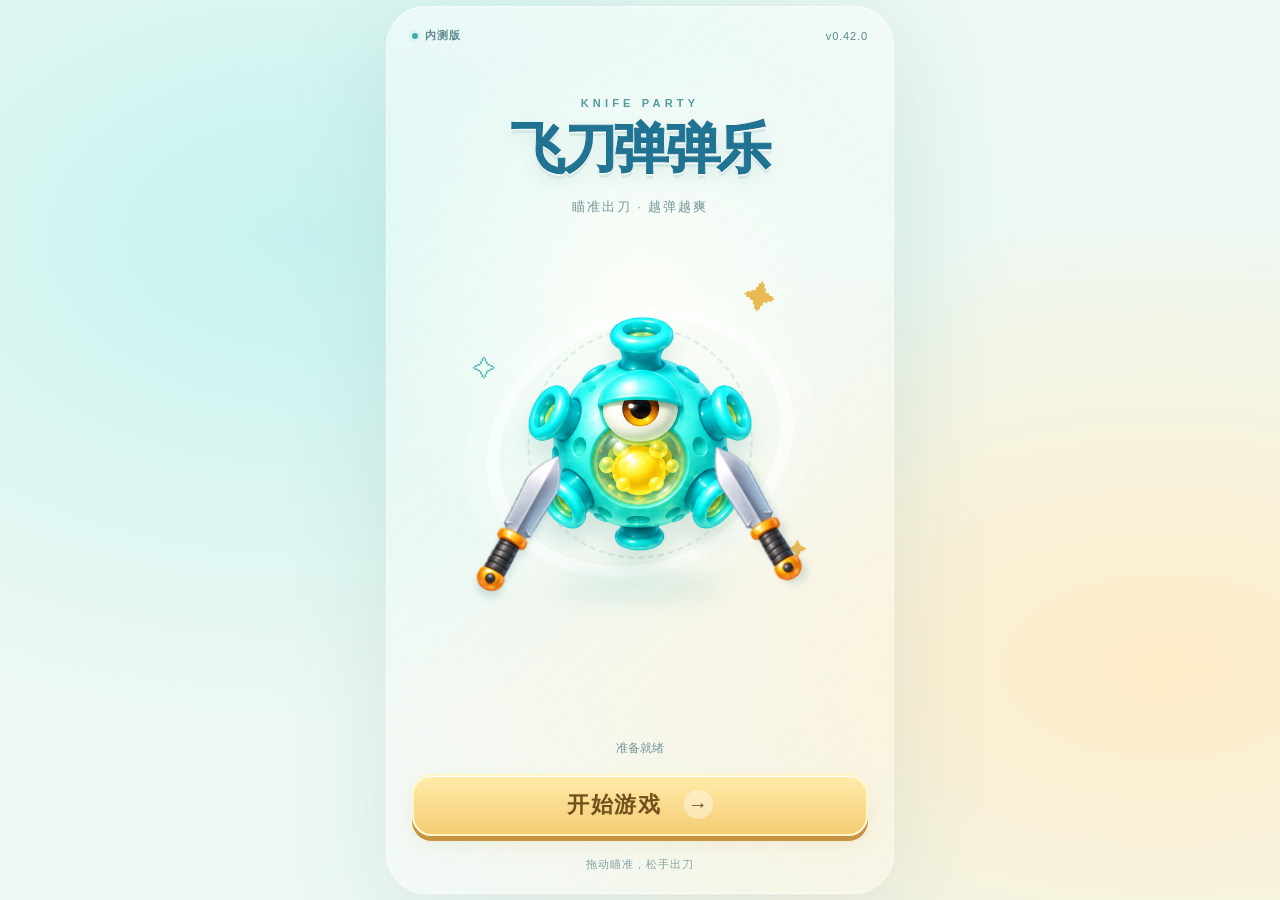
<file: index.html>
<!doctype html>
<html lang="zh-CN">
  <head>
    <meta charset="utf-8" />
    <meta
      name="viewport"
      content="width=device-width,initial-scale=1,viewport-fit=cover"
    />
    <meta name="theme-color" content="#edf8f3" />
    <title>飞刀弹弹乐</title>
    <link rel="icon" href="assets/toy/coin.png" type="image/png" />
    <link rel="stylesheet" href="style.css" />
    <link rel="stylesheet" href="toy-theme.css" id="toySkin" />
    <link rel="stylesheet" href="theme-system.css" />
    <link rel="stylesheet" href="mask-editor.css" />
    <link rel="stylesheet" href="balance-lab.css" />
    <link rel="stylesheet" href="audio-lab.css" />
    <link rel="stylesheet" href="stage-ui.css" />
    <style>
      /* Keep the unfinished battlefield covered even before CSS or JS arrives. */
      html:not([data-game-started]) .workspace {
        visibility: hidden !important;
      }
      #startScreen[hidden] {
        display: none !important;
      }
      #startScreen {
        position: fixed;
        inset: 0;
        z-index: 10000;
        display: grid;
        place-items: center;
        overflow: auto;
        color: #19526a;
        background: #edf8f3;
        font-family: "Microsoft YaHei", sans-serif;
      }
      #startScreen .start-card {
        width: min(100%, 520px);
        min-height: 100%;
        display: flex;
        flex-direction: column;
        align-items: center;
        padding: 28px 28px 24px;
        text-align: center;
        box-sizing: border-box;
      }
      #startScreen h1 {
        margin: 28px 0 8px;
        font-size: clamp(36px, 10vw, 54px);
      }
      #startScreen .start-art {
        position: relative;
        width: min(100%, 340px);
        aspect-ratio: 1;
        margin: auto;
      }
      #startScreen .start-enemy {
        position: absolute;
        width: 66%;
        left: 17%;
        top: 13%;
      }
      #startScreen .start-knife {
        position: absolute;
        height: 45%;
        bottom: 0;
      }
      #startScreen .start-knife-left {
        left: 9%;
        transform: rotate(32deg);
      }
      #startScreen .start-knife-right {
        right: 9%;
        transform: rotate(-32deg);
      }
      #startScreen .start-footer {
        width: 100%;
        margin-top: auto;
      }
      #startScreen .start-button {
        width: 100%;
        min-height: 62px;
        border: 2px solid #fff7c8;
        border-radius: 20px;
        background: #ffe19a;
        color: #74501c;
        font: inherit;
        font-size: 22px;
        font-weight: 800;
      }
      #startScreen .start-button:disabled {
        opacity: 0.62;
        cursor: progress;
      }
      #startScreen .start-status {
        min-height: 24px;
        font-size: 13px;
      }
      #startScreen .start-retry[hidden] {
        display: none;
      }
      #startScreen .start-retry {
        margin: 8px auto;
      }
    </style>
    <link rel="stylesheet" href="start-screen.css" />
  </head>
  <body>
    <section
      id="startScreen"
      aria-labelledby="startTitle"
      aria-describedby="startStatus"
      aria-busy="true"
    >
      <div class="start-card">
        <div class="start-edition">
          <span class="start-edition-dot"></span> 内测版
          <span class="start-version">v0.42.0</span>
        </div>
        <div class="start-heading">
          <p class="start-kicker">KNIFE PARTY</p>
          <h1 id="startTitle">飞刀弹弹乐</h1>
          <p class="start-tagline">瞄准出刀 · 越弹越爽</p>
        </div>
        <div class="start-art" aria-hidden="true">
          <div class="start-orbit"></div>
          <div class="start-orbit start-orbit-inner"></div>
          <span class="start-spark start-spark-one">✦</span
          ><span class="start-spark start-spark-two">✧</span
          ><span class="start-spark start-spark-three">✦</span>
          <img
            class="start-enemy"
            src="assets/crystal/enemy.png"
            alt=""
            width="365"
            height="384"
            draggable="false"
            fetchpriority="high"
          />
          <img
            class="start-knife start-knife-left"
            src="assets/crystal/knife.png"
            alt=""
            width="76"
            height="332"
            draggable="false"
          />
          <img
            class="start-knife start-knife-right"
            src="assets/crystal/knife.png"
            alt=""
            width="76"
            height="332"
            draggable="false"
          />
          <div class="start-art-shadow"></div>
        </div>
        <div class="start-footer">
          <p id="startStatus" class="start-status" role="status">
            正在准备战场…
          </p>
          <button id="startGame" class="start-button" disabled>
            <span>开始游戏</span
            ><span class="start-button-arrow" aria-hidden="true">→</span>
          </button>
          <button
            id="retryStartup"
            class="start-retry"
            hidden
            onclick="location.reload()"
          >
            重新加载
          </button>
          <p class="start-tip">拖动瞄准，松手出刀</p>
          <noscript
            ><p class="start-error">
              请在浏览器中启用 JavaScript，然后重新加载。
            </p></noscript
          >
        </div>
      </div>
    </section>
    <div class="workspace" inert>
      <main class="game-shell" aria-label="游戏区">
        <header class="game-header">
          <div class="brand">
            <span class="brand-icon"
              ><img id="themeBrand" src="assets/toy/knife.png" alt=""
            /></span>
            <div>飞刀弹弹乐<small>KNIFE PARTY</small></div>
          </div>
          <div class="header-actions">
            <button id="fullscreen" aria-label="切换全屏" title="切换全屏">
              ⛶</button
            ><button id="tune" disabled aria-expanded="false">⚙ 调试台</button>
          </div>
        </header>
        <section class="hud-panel">
          <div class="scoreboard">
            <div class="score-label">
              本局得分<strong id="score">0000</strong>
            </div>
            <div class="counters">
              <div><small>防线</small><span id="lives">5</span></div>
              <button id="openShop" disabled aria-label="金币强化商店">
                <small>金币强化 ↗</small><span id="coins">0</span>
              </button>
            </div>
          </div>
          <div class="xp-row">
            <span id="level">LV.01</span>
            <div class="xp-track"><i id="xp"></i></div>
            <span id="xpLabel">0 / 2</span>
          </div>
        </section>
        <section class="battle-stage" aria-label="战场">
          <div class="arena-wrap">
            <div class="battle-heading">
              <label class="mode-choice"
                ><select
                  id="gameModeChoice"
                  aria-label="游戏模式（切换重新开局）"
                  title="切换模式会重新开局"
                >
                  <option value="endless">无尽挑战</option>
                  <option value="stages">关卡远征</option>
                </select></label
              >
              <span class="battle-theme-name" hidden>默认主题</span>
            </div>
            <section
              id="stageStatus"
              class="stage-status"
              aria-label="关卡目标"
              hidden
            >
              <div class="stage-title-row">
                <button
                  id="stageRouteButton"
                  title="查看路线与本关目标"
                  aria-describedby="stageObjective"
                >
                  <strong id="stageTitle"></strong> ↗</button
                ><span id="stageProgress"></span>
              </div>
              <div id="stageObjective" class="stage-objective"></div>
            </section>
            <div id="bossStatus" hidden>
              <div class="boss-title-row">
                <strong id="bossName"></strong><span id="bossHp"></span>
              </div>
              <div class="boss-track"><i id="bossFill"></i></div>
              <div id="bossIntent"></div>
            </div>
            <div id="comboStatus" class="combo-status" hidden></div>
            <div class="arena-label">
              <span id="round">ROUND 01</span><span id="phase">正在加载</span>
            </div>
            <canvas
              id="arena"
              aria-label="飞刀战场，拖动瞄准松手发射"
              tabindex="0"
            ></canvas>
            <div id="overlay" class="overlay" hidden></div>
          </div>
        </section>
        <section class="bottom-deck">
          <div class="play-hint" id="hint">按住战场瞄准 · 松手出刀</div>
          <div class="play-controls">
            <button id="retry">↶ 重试</button><button id="pause">Ⅱ 暂停</button
            ><button id="restart">↻ 重开</button>
            <details id="buildDetails" class="build-details">
              <summary aria-label="展开构筑与属性">✦ 构筑</summary>
              <div class="build-popover">
                <div class="build-popover-heading">
                  本局构筑与属性 <small>再次点击构筑收起</small>
                </div>
                <div class="build-strip">
                  <span class="build-icon">✦</span>
                  <div id="buffs" class="buffs"></div>
                </div>
                <div id="stats" class="stats"></div>
                <div class="bottom-meta">
                  <span id="liveStatus">等待你的第一刀</span
                  ><button id="phone">手机试玩 ↗</button
                  ><span id="physicsBadge">重力关闭</span><span>v0.42.0</span>
                </div>
              </div>
            </details>
          </div>
        </section>
        <section
          id="stageScreen"
          class="stage-screen"
          role="region"
          aria-label="关卡旅程"
          hidden
        ></section>
      </main>
    </div>
    <dialog id="shop" aria-labelledby="shopTitle">
      <div class="dialog-head">
        <div>
          <small>COIN WORKSHOP</small>
          <h2 id="shopTitle">金币强化</h2>
        </div>
        <button id="closeShop" aria-label="关闭金币商店">✕</button>
      </div>
      <div class="shop-wallet">
        <span>本局金币</span><strong id="shopCoins">0</strong
        ><small>强化留在本局 · 不消耗回合</small>
      </div>
      <p id="shopMessage" class="small" role="status"></p>
      <div id="shopItems" class="shop-items"></div>
      <p class="small">
        每种强化独立涨价。解锁能力仍靠经验三选一，金币帮你加强喜欢的构筑。
      </p>
    </dialog>
    <dialog id="debug">
      <div class="dialog-head">
        <div>
          <small>PLAY LAB</small>
          <h2>手感调试台</h2>
        </div>
        <button id="closeDebug" aria-label="关闭调试台">✕</button>
      </div>
      <p class="small">
        PC
        左侧面板可边玩边调；手机面板打开时暂停，关闭继续。结构调整需应用并重开。
      </p>
      <details id="themeLab" class="debug-section theme-lab">
        <summary>主题工作台 <small>内部测试</small></summary>
        <p class="small">
          切换整套美术与配色，保留对局。主题与玩法参数分开保存。
        </p>
        <label class="theme-line"
          >内置主题<select id="themeSelect" aria-label="内置主题"></select
        ></label>
        <div class="debug-actions">
          <button id="themeSave" class="accent">保存主题</button
          ><button id="themeRestore">恢复已存主题</button>
          <button id="themeExport">导出主题包</button>
          <label class="file-button"
            >导入主题包<input
              id="themeImport"
              type="file"
              accept=".json,application/json"
              hidden
          /></label>
        </div>
        <p id="themeState" class="small" role="status">正在加载主题…</p>
        <button id="crystalTest">试玩晶糖 · 6列10行 / 三种怪物（重开）</button>
        <p class="small">
          蓝色普通怪 · 粉色快速怪 ·
          橙黄色爆炸怪。仅套用战场行列与怪物开关，其余已调参数沿用。
        </p>
        <details>
          <summary>背景碰撞框</summary>
          <button id="themeArenaEdit">显示范围并拖动调整</button>
          <p class="small">
            按背景图宽高的0～1比例对齐内墙。修改不改变格子数；调试台搜索“实际碰撞边界”可显示绿色参考框。
          </p>
          <label
            ><input
              id="themeArenaEnabled"
              type="checkbox"
            />使用图片内侧碰撞框</label
          >
          <div id="themeArenaGeometry" class="theme-grid"></div>
          <button id="themeApplyArena">应用碰撞框预览</button>
          <p class="small">
            满意后点击“保存主题”；行列数、怪物数值使用“保存参数”。
          </p>
        </details>
        <details>
          <summary>编辑名称与风格</summary>
          <label class="theme-line"
            >名称<input id="themeName" maxlength="60" aria-label="主题名称"
          /></label>
          <label class="theme-line"
            >主题 ID<input id="themeId" maxlength="64" aria-label="主题ID"
          /></label>
          <label class="theme-line"
            >皮肤样式<select id="themeStyle" aria-label="皮肤样式">
              <option value="toy">玩具圆润</option>
              <option value="crystal">晶糖玻璃</option>
              <option value="classic">经典简洁</option>
            </select></label
          >
        </details>
        <details>
          <summary>界面配色</summary>
          <p class="small">点击色块选色，或输入 #RRGGBB；修改后立即预览。</p>
          <div id="themePalette" class="theme-grid"></div>
        </details>
        <details>
          <summary>战场与特效配色</summary>
          <p class="small">
            可用 #RRGGBBAA 调透明度，地面底色在没有地砖/背景图时显示。
          </p>
          <div id="themeRender" class="theme-grid"></div>
        </details>
        <details>
          <summary>主题图片与锚点</summary>
          <select id="themeSlot" aria-label="主题图片槽位"></select>
          <div class="theme-preview">
            <img id="themeAssetPreview" alt="当前槽位图片" />
            <p id="themeAssetInfo" class="small"></p>
          </div>
          <div class="debug-actions">
            <label class="file-button"
              >替换主题图片<input
                id="themeAssetFile"
                type="file"
                accept="image/png,image/webp,image/jpeg"
                hidden /></label
            ><button id="themeClearAsset">清除此槽位</button>
          </div>
          <p class="small">
            PNG / WebP / JPEG，单图≤4 MiB。整体主题包≤8
            MiB。下方尺寸/锚点用于战场素材，HUD图片按界面布局缩放。显示倍率不改变碰撞体；飞刀先校准朝向与刀尖锚点。
          </p>
          <div id="themeGeometry" class="theme-grid"></div>
          <label class="theme-line"
            ><input id="theme-meta-loop" type="checkbox" />循环播放</label
          >
          <button id="themeApplyMeta">应用尺寸与锚点</button>
        </details>
      </details>
      <div class="debug-actions">
        <button id="save" class="accent">保存参数</button
        ><button id="export">导出 JSON</button
        ><label class="file-button"
          >导入 JSON<input
            id="import"
            type="file"
            accept=".json,application/json"
            hidden /></label
        ><button id="defaults">恢复默认</button
        ><button id="applyBoard">应用并重开</button>
      </div>
      <button id="openBalanceLab" class="balance-entry">
        数值平衡工作台 ↗ <small>经验曲线 · 技能成长 · 怪物压力 · 经济</small>
      </button>
      <button id="openAudioLab" class="balance-entry">
        音乐与音效工作台 ↗ <small>音量 · 试听 · 素材替换 · 背景音乐</small>
      </button>
      <p id="saveState" class="small" role="status">尚未修改</p>
      <details id="feelPresets" class="lab-presets" open>
        <summary class="section-caption">
          手感预设 <span id="presetName">原味 · 零反弹</span>
        </summary>
        <div id="presetButtons" class="preset-buttons"></div>
        <div class="preset-create">
          <input
            id="feelPresetName"
            maxlength="40"
            placeholder="新预设名称"
            aria-label="新手感预设名称"
          />
          <button id="saveFeelPreset">保存当前为预设</button>
        </div>
        <div class="preset-manage">
          <button id="undoPresetDelete" hidden>撤销删除预设</button>
          <button id="restoreBuiltinPresets">恢复内置预设</button>
        </div>
        <p class="small">
          保存当前全部参数；删除不改变当前对局。预设保存在此浏览器，点击预设应用，结构变化会重开。
        </p>
      </details>
      <input
        id="search"
        class="search"
        placeholder="搜索参数，例如：重力、速度、伤害"
        aria-label="搜索参数"
      />
      <div class="gravity-note">
        延迟重力：需同时启用重力。怪物与墙壁反弹次数都耗尽后开始下坠；初始无反弹则立即生效。
      </div>
      <div id="fields"></div>
      <details class="debug-section">
        <summary>测试工具与运行信息</summary>
        <div class="debug-actions">
          <button id="grantRecall">获得万刃归心</button
          ><button id="grantPlatform">增加发射台</button
          ><button id="demoRecall">演示墙刀齐射</button
          ><button id="step">单步 1/60 秒</button
          ><button id="testScene">加载碰撞测试场</button
          ><button id="addXp">增加升级经验</button
          ><button id="addCoins">增加 20 金币</button>
        </div>
        <pre id="telemetry"></pre>
      </details>
      <details class="debug-section">
        <summary>美术资源替换 / 预览</summary>
        <p class="small">
          单张快速预览仅本次有效，不写入主题包。要保存图片和锚点，请使用上方主题工作台；重新加载恢复当前主题。
        </p>
        <div class="debug-actions">
          <select id="assetSlot" aria-label="替换素材类型">
            <option value="enemy">蓝色怪物</option>
            <option value="enemyOrange">橙色怪物</option>
            <option value="corpseOrange">橙色战败怪物</option>
            <option value="floorTile">单格地砖</option>
            <option value="knife">飞刀（默认朝右）</option>
            <option value="corpse">死亡怪物</option>
            <option value="launcher">发射台</option>
            <option value="launcherDisc">中央圆盘发射台</option>
            <option value="background">战场背景</option></select
          ><label class="file-button"
            >选择图片预览<input
              id="artFile"
              type="file"
              accept="image/png,image/webp,image/svg+xml,image/jpeg"
              hidden /></label
          ><button id="reloadArt">重新加载正式素材</button>
        </div>
        <p id="artState" class="small"></p>
      </details>
    </dialog>
    <div id="toast" role="status"></div>
    <script>
      window.knifeStartupFail = function () {
        if (document.documentElement.hasAttribute("data-game-started")) return;
        document
          .getElementById("startScreen")
          .setAttribute("aria-busy", "false");
        document.getElementById("startStatus").textContent =
          "加载未完成，请检查网络后重新加载。";
        document.getElementById("retryStartup").hidden = false;
      };
      window.knifeStartupTimer = setTimeout(window.knifeStartupFail, 45000);
    </script>
    <script type="module">
      import("./src/main.mjs").catch((error) => {
        console.error("游戏启动失败", error);
        clearTimeout(window.knifeStartupTimer);
        window.knifeStartupFail();
      });
    </script>
  </body>
</html>
</file>
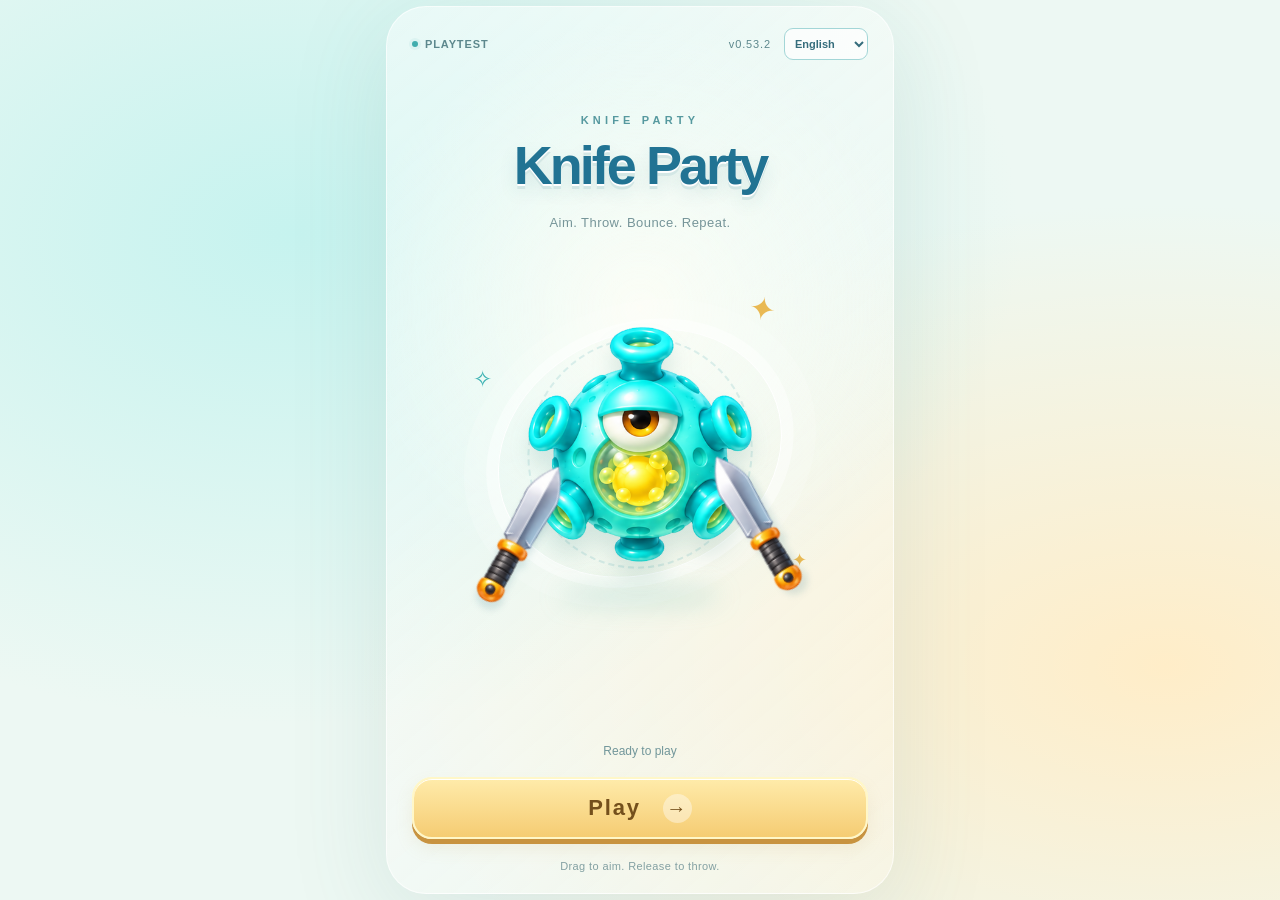
<file: playtests/hackathon-2026-10-02-v0532/index.html>
<!doctype html>
<html lang="zh-CN">
  <head>
    <meta charset="utf-8" />
    <meta
      name="viewport"
      content="width=device-width,initial-scale=1,viewport-fit=cover"
    />
    <meta name="theme-color" content="#edf8f3" />
    <title>飞刀弹弹乐</title>
    <script>
      // Resolve before the cover is painted, even when the game bundle is slow.
      (() => {
        const normalize = (value) =>
          /^en(?:[-_].*)?$/i.test(value || "")
            ? "en"
            : /^zh(?:[-_].*)?$/i.test(value || "")
              ? "zh-CN"
              : null;
        let saved;
        try {
          saved = localStorage.getItem("knife-club.locale.v1");
        } catch {
          // Storage may be blocked in private or embedded browsers.
        }
        const locale =
          normalize(new URLSearchParams(location.search).get("lang")) ||
          normalize(saved) ||
          normalize(navigator.languages?.[0] || navigator.language) ||
          "en";
        document.documentElement.lang = locale;
        if (locale === "en") document.title = "Knife Party";
      })();
    </script>
    <link rel="icon" href="assets/optimized/45eda7c80aa8b6fb51ca.webp" />
    <link rel="stylesheet" href="style.css" />
    <link rel="stylesheet" href="toy-theme.css" id="toySkin" />
    <link rel="stylesheet" href="theme-system.css" />
    <link rel="stylesheet" href="mask-editor.css" />
    <link rel="stylesheet" href="balance-lab.css" />
    <link rel="stylesheet" href="audio-lab.css" />
    <link rel="stylesheet" href="stage-ui.css" />
    <style>
      /* Keep the unfinished battlefield covered even before CSS or JS arrives. */
      html:not([data-game-started]) .workspace {
        visibility: hidden !important;
      }
      #startScreen[hidden] {
        display: none !important;
      }
      #startScreen {
        position: fixed;
        inset: 0;
        z-index: 10000;
        display: grid;
        place-items: center;
        overflow: auto;
        color: #19526a;
        background: #edf8f3;
        font-family: "Microsoft YaHei", sans-serif;
      }
      #startScreen .start-card {
        width: min(100%, 520px);
        min-height: 100%;
        display: flex;
        flex-direction: column;
        align-items: center;
        padding: 28px 28px 24px;
        text-align: center;
        box-sizing: border-box;
      }
      #startScreen h1 {
        margin: 28px 0 8px;
        font-size: clamp(36px, 10vw, 54px);
      }
      #startScreen .start-art {
        position: relative;
        width: min(100%, 340px);
        aspect-ratio: 1;
        margin: auto;
      }
      #startScreen .start-enemy {
        position: absolute;
        width: 66%;
        left: 17%;
        top: 13%;
      }
      #startScreen .start-knife {
        position: absolute;
        height: 45%;
        bottom: 0;
      }
      #startScreen .start-knife-left {
        left: 9%;
        transform: rotate(32deg);
      }
      #startScreen .start-knife-right {
        right: 9%;
        transform: rotate(-32deg);
      }
      #startScreen .start-footer {
        width: 100%;
        margin-top: auto;
      }
      #startScreen .start-button {
        width: 100%;
        min-height: 62px;
        border: 2px solid #fff7c8;
        border-radius: 20px;
        background: #ffe19a;
        color: #74501c;
        font: inherit;
        font-size: 22px;
        font-weight: 800;
      }
      #startScreen .start-button:disabled {
        opacity: 0.62;
        cursor: progress;
      }
      #startScreen .start-status {
        min-height: 24px;
        font-size: 13px;
      }
      #startScreen .start-retry[hidden] {
        display: none;
      }
      #startScreen .start-retry {
        margin: 8px auto;
      }
    </style>
    <link rel="stylesheet" href="start-screen.css" />
    <link rel="stylesheet" href="glitch-theme.css" />
  </head>
  <body>
    <section
      id="startScreen"
      aria-labelledby="startTitle"
      aria-describedby="startStatus"
      aria-busy="true"
    >
      <div class="start-card">
        <div class="start-edition">
          <span class="start-edition-dot"></span>
          <span data-i18n="内测版" data-i18n-en="PLAYTEST">内测版</span>
          <span class="start-version">v0.53.2</span>
          <select
            id="startLanguage"
            class="language-select"
            data-language-select
            aria-label="语言"
            data-i18n-aria-label="语言"
          >
            <option value="zh-CN">中文</option>
            <option value="en" lang="en">English</option>
          </select>
        </div>
        <div class="start-heading">
          <p class="start-kicker">KNIFE PARTY</p>
          <h1 id="startTitle" data-i18n="飞刀弹弹乐" data-i18n-en="Knife Party">
            飞刀弹弹乐
          </h1>
          <p
            class="start-tagline"
            data-i18n="瞄准出刀 · 越弹越爽"
            data-i18n-en="Aim. Throw. Bounce. Repeat."
          >
            瞄准出刀 · 越弹越爽
          </p>
        </div>
        <div class="start-art" aria-hidden="true">
          <div class="start-orbit"></div>
          <div class="start-orbit start-orbit-inner"></div>
          <span class="start-spark start-spark-one">✦</span
          ><span class="start-spark start-spark-two">✧</span
          ><span class="start-spark start-spark-three">✦</span>
          <img
            class="start-enemy"
            src="assets/optimized/c36321b445bdac87780c.webp"
            alt=""
            width="365"
            height="384"
            draggable="false"
            fetchpriority="high"
          />
          <img
            class="start-knife start-knife-left"
            src="assets/optimized/cc3592c30a7d6a792bac.webp"
            alt=""
            width="76"
            height="332"
            draggable="false"
          />
          <img
            class="start-knife start-knife-right"
            src="assets/optimized/cc3592c30a7d6a792bac.webp"
            alt=""
            width="76"
            height="332"
            draggable="false"
          />
          <div class="start-art-shadow"></div>
        </div>
        <div class="start-footer">
          <p
            id="startStatus"
            class="start-status"
            role="status"
            data-i18n="正在准备战场…"
            data-i18n-en="Preparing the battlefield…"
          >
            正在准备战场…
          </p>
          <button id="startGame" class="start-button" disabled>
            <span data-i18n="开始游戏" data-i18n-en="Play">开始游戏</span
            ><span class="start-button-arrow" aria-hidden="true">→</span>
          </button>
          <button
            id="retryStartup"
            class="start-retry"
            data-i18n="重新加载"
            data-i18n-en="Reload"
            hidden
            onclick="location.reload()"
          >
            重新加载
          </button>
          <p
            class="start-tip"
            data-i18n="拖动瞄准，松手出刀"
            data-i18n-en="Drag to aim. Release to throw."
          >
            拖动瞄准，松手出刀
          </p>
          <noscript
            ><p class="start-error">
              请启用 JavaScript 后重新加载。<br />Enable JavaScript in your
              browser, then reload.
            </p></noscript
          >
        </div>
      </div>
    </section>
    <div class="workspace" inert>
      <main
        class="game-shell"
        aria-label="游戏区"
        data-i18n-aria-label="游戏区"
      >
        <header class="game-header">
          <div class="brand">
            <span class="brand-icon"
              ><img id="themeBrand" src="assets/optimized/cc3592c30a7d6a792bac.webp" alt=""
            /></span>
            <div>
              <span data-i18n="飞刀弹弹乐">飞刀弹弹乐</span
              ><small>KNIFE PARTY</small>
            </div>
          </div>
          <div class="header-actions">
            <select
              id="gameLanguage"
              class="language-select"
              data-language-select
              aria-label="语言"
              data-i18n-aria-label="语言"
            >
              <option value="zh-CN">中文</option>
              <option value="en" lang="en">English</option>
            </select>
            <button
              id="fullscreen"
              aria-label="切换全屏"
              title="切换全屏"
              data-i18n-title="切换全屏"
              data-i18n-aria-label="切换全屏"
            >
              ⛶</button
            ><button
              id="tune"
              disabled
              aria-expanded="false"
              data-i18n="⚙ 调试台"
            >
              ⚙ 调试台
            </button>
          </div>
        </header>
        <section class="hud-panel">
          <div class="scoreboard">
            <div class="score-label">
              <span data-i18n="本局得分">本局得分</span
              ><strong id="score">0000</strong>
            </div>
            <div class="counters">
              <div>
                <small data-i18n="防线">防线</small><span id="lives">5</span>
              </div>
              <button
                id="openShop"
                disabled
                aria-label="金币强化商店"
                data-i18n-aria-label="金币强化商店"
              >
                <small data-i18n="金币强化 ↗">金币强化 ↗</small
                ><span id="coins">0</span>
              </button>
            </div>
          </div>
          <div class="xp-row">
            <span id="level">LV.01</span>
            <div class="xp-track"><i id="xp"></i></div>
            <span id="xpLabel">0 / 2</span>
          </div>
        </section>
        <section
          class="battle-stage"
          aria-label="战场"
          data-i18n-aria-label="战场"
        >
          <div class="arena-wrap">
            <div class="battle-heading">
              <label class="mode-choice"
                ><select
                  id="gameModeChoice"
                  aria-label="游戏模式（切换重新开局）"
                  title="切换模式会重新开局"
                  data-i18n-aria-label="游戏模式（切换重新开局）"
                  data-i18n-title="切换模式会重新开局"
                >
                  <option value="endless" data-i18n="无尽挑战">无尽挑战</option>
                  <option value="stages" data-i18n="关卡远征">关卡远征</option>
                </select></label
              >
              <span class="battle-theme-name" hidden data-i18n="默认主题"
                >默认主题</span
              >
            </div>
            <section
              id="stageStatus"
              class="stage-status"
              aria-label="关卡目标"
              data-i18n-aria-label="关卡目标"
              hidden
            >
              <div class="stage-title-row">
                <button
                  id="stageRouteButton"
                  title="查看路线与本关目标"
                  data-i18n-title="查看路线与本关目标"
                  aria-describedby="stageObjective"
                >
                  <strong id="stageTitle"></strong> ↗</button
                ><span id="stageProgress"></span>
              </div>
              <div id="stageObjective" class="stage-objective"></div>
            </section>
            <div id="bossStatus" hidden>
              <div class="boss-title-row">
                <strong id="bossName"></strong><span id="bossHp"></span>
              </div>
              <div class="boss-track"><i id="bossFill"></i></div>
              <div id="bossIntent"></div>
            </div>
            <div id="comboStatus" class="combo-status" hidden></div>
            <div class="arena-label">
              <span id="round">ROUND 01</span><span id="phase">正在加载</span>
            </div>
            <canvas
              id="arena"
              aria-label="飞刀战场，拖动瞄准松手发射"
              data-i18n-aria-label="飞刀战场，拖动瞄准松手发射"
              tabindex="0"
            ></canvas>
            <button
              id="guardButton"
              class="guard-button"
              type="button"
              hidden
              aria-keyshortcuts="Space"
              aria-label="展开防御屏障（空格）"
              data-i18n-aria-label="展开防御屏障（空格）"
            >
              <span class="guard-icon" aria-hidden="true">◇</span>
              <strong id="guardLabel">防御</strong
              ><small id="guardKey">SPACE</small>
            </button>
            <div id="overlay" class="overlay" hidden></div>
          </div>
        </section>
        <section class="bottom-deck">
          <div class="play-hint" id="hint">按住战场瞄准 · 松手出刀</div>
          <div class="play-controls">
            <button id="retry" data-i18n="↶ 重试">↶ 重试</button
            ><button id="pause">Ⅱ 暂停</button
            ><button id="restart" data-i18n="↻ 重开">↻ 重开</button>
            <details id="buildDetails" class="build-details">
              <summary
                aria-label="展开构筑与属性"
                data-i18n-aria-label="展开构筑与属性"
                data-i18n="✦ 构筑"
              >
                ✦ 构筑
              </summary>
              <div class="build-popover">
                <div class="build-popover-heading">
                  <span data-i18n="本局构筑与属性">本局构筑与属性</span>
                  <small data-i18n="再次点击构筑收起">再次点击构筑收起</small>
                </div>
                <div class="build-strip">
                  <span class="build-icon">✦</span>
                  <div id="buffs" class="buffs"></div>
                </div>
                <div id="stats" class="stats"></div>
                <div class="bottom-meta">
                  <span id="liveStatus">等待你的第一刀</span
                  ><button id="phone" data-i18n="手机试玩 ↗">手机试玩 ↗</button
                  ><span id="physicsBadge">重力关闭</span><span>v0.53.2</span>
                </div>
              </div>
            </details>
          </div>
        </section>
        <section
          id="stageScreen"
          class="stage-screen"
          role="region"
          aria-label="关卡旅程"
          data-i18n-aria-label="关卡旅程"
          hidden
        ></section>
      </main>
    </div>
    <dialog id="shop" aria-labelledby="shopTitle">
      <div class="dialog-head">
        <div>
          <small>COIN WORKSHOP</small>
          <h2 id="shopTitle" data-i18n="金币强化">金币强化</h2>
        </div>
        <button
          id="closeShop"
          aria-label="关闭金币商店"
          data-i18n-aria-label="关闭金币商店"
        >
          ✕
        </button>
      </div>
      <div class="shop-wallet">
        <span data-i18n="本局金币">本局金币</span
        ><strong id="shopCoins">0</strong
        ><small data-i18n="强化留在本局 · 不消耗回合"
          >强化留在本局 · 不消耗回合</small
        >
      </div>
      <p id="shopMessage" class="small" role="status"></p>
      <div id="shopItems" class="shop-items"></div>
      <p
        class="small"
        data-i18n="每种强化独立涨价。解锁能力仍靠经验三选一，金币帮你加强喜欢的构筑。"
      >
        每种强化独立涨价。解锁能力仍靠经验三选一，金币帮你加强喜欢的构筑。
      </p>
    </dialog>
    <dialog id="debug">
      <div class="dialog-head">
        <div>
          <small>PLAY LAB</small>
          <h2>手感调试台</h2>
        </div>
        <button id="closeDebug" aria-label="关闭调试台">✕</button>
      </div>
      <p class="small">
        PC
        电脑左侧停靠调参时战场继续运行，可用“暂停”按钮冻结。手机面板打开时自动暂停，关闭继续。
      </p>
      <section class="debug-section combat-mode-lab">
        <label class="theme-line"
          >战斗节奏
          <select id="combatModeChoice" aria-label="战斗节奏">
            <option value="turn">伪回合制 · 原版</option>
            <option value="realtime">实时制 · 连续出刀</option>
          </select>
        </label>
        <p id="combatModeState" class="small" role="status"></p>
        <p class="small">
          实时制每次出一把刀，飞刀数量决定储备上限；本次攻击及派生效果结束后归还名额。下方“实时模式”可调怪物速度、自适应补怪和出刀间隔。
        </p>
        <button id="applyCombatMode">应用模式并重开</button>
        <label class="theme-line"
          >怪物数量倍率
          <input
            id="realtimeDensityQuick"
            type="number"
            min="0.25"
            max="5"
            step="0.05"
            value="1"
            aria-label="怪物数量快捷倍率"
          />
        </label>
        <p class="small">
          仅实时制。1为原数量，2约为两倍供给压力；下次补怪生效，开局数量下次开局生效。本关总量和全场上限仍是硬限制。
        </p>
      </section>
      <details id="themeLab" class="debug-section theme-lab">
        <summary>主题工作台 <small>内部测试</small></summary>
        <p class="small">
          切换整套美术与配色，保留对局。主题与玩法参数分开保存。
        </p>
        <label class="theme-line"
          >内置主题<select id="themeSelect" aria-label="内置主题"></select
        ></label>
        <div class="debug-actions">
          <button id="themeSave" class="accent">保存主题</button
          ><button id="themeRestore">恢复已存主题</button>
          <button id="themeExport">导出主题包</button>
          <label class="file-button"
            >导入主题包<input
              id="themeImport"
              type="file"
              accept=".json,application/json"
              hidden
          /></label>
        </div>
        <p id="themeState" class="small" role="status">正在加载主题…</p>
        <button id="crystalTest">试玩晶糖 · 6列10行 / 三种怪物（重开）</button>
        <p class="small">
          蓝色普通怪 · 粉色快速怪 ·
          橙黄色爆炸怪。仅套用战场行列与怪物开关，其余已调参数沿用。
        </p>
        <details>
          <summary>背景碰撞框</summary>
          <button id="themeArenaEdit">显示范围并拖动调整</button>
          <p class="small">
            按背景图宽高的0～1比例对齐内墙。修改不改变格子数；调试台搜索“实际碰撞边界”可显示绿色参考框。
          </p>
          <label
            ><input
              id="themeArenaEnabled"
              type="checkbox"
            />使用图片内侧碰撞框</label
          >
          <div id="themeArenaGeometry" class="theme-grid"></div>
          <button id="themeApplyArena">应用碰撞框预览</button>
          <p class="small">
            满意后点击“保存主题”；行列数、怪物数值使用“保存参数”。
          </p>
        </details>
        <details>
          <summary>编辑名称与风格</summary>
          <label class="theme-line"
            >名称<input id="themeName" maxlength="60" aria-label="主题名称"
          /></label>
          <label class="theme-line"
            >主题 ID<input id="themeId" maxlength="64" aria-label="主题ID"
          /></label>
          <label class="theme-line"
            >皮肤样式<select id="themeStyle" aria-label="皮肤样式">
              <option value="toy">玩具圆润</option>
              <option value="crystal">晶糖玻璃</option>
              <option value="classic">经典简洁</option>
              <option value="glitch">电子故障</option>
            </select></label
          >
        </details>
        <details>
          <summary>界面配色</summary>
          <p class="small">点击色块选色，或输入 #RRGGBB；修改后立即预览。</p>
          <div id="themePalette" class="theme-grid"></div>
        </details>
        <details>
          <summary>战场与特效配色</summary>
          <p class="small">
            可用 #RRGGBBAA 调透明度，地面底色在没有地砖/背景图时显示。
          </p>
          <div id="themeRender" class="theme-grid"></div>
        </details>
        <details>
          <summary>主题图片与锚点</summary>
          <select id="themeSlot" aria-label="主题图片槽位"></select>
          <div class="theme-preview">
            <img id="themeAssetPreview" alt="当前槽位图片" />
            <p id="themeAssetInfo" class="small"></p>
          </div>
          <div class="debug-actions">
            <label class="file-button"
              >替换主题图片<input
                id="themeAssetFile"
                type="file"
                accept="image/png,image/webp,image/jpeg"
                hidden /></label
            ><button id="themeClearAsset">清除此槽位</button>
          </div>
          <p class="small">
            PNG / WebP / JPEG，单图≤4 MiB。整体主题包≤8
            MiB。下方尺寸/锚点用于战场素材，HUD图片按界面布局缩放。显示倍率不改变碰撞体；飞刀先校准朝向与刀尖锚点。
          </p>
          <div id="themeGeometry" class="theme-grid"></div>
          <label class="theme-line"
            ><input id="theme-meta-loop" type="checkbox" />循环播放</label
          >
          <button id="themeApplyMeta">应用尺寸与锚点</button>
        </details>
      </details>
      <div class="debug-actions">
        <button id="save" class="accent">保存参数</button
        ><button id="export">导出设置与音效 JSON</button
        ><button id="exportNumbers">仅导出数值</button
        ><label class="file-button"
          >导入 JSON<input
            id="import"
            type="file"
            accept=".json,application/json"
            hidden /></label
        ><button id="defaults">恢复默认</button
        ><button id="applyBoard">应用并重开</button>
      </div>
      <button id="openBalanceLab" class="balance-entry">
        数值平衡工作台 ↗ <small>经验曲线 · 技能成长 · 怪物压力 · 经济</small>
      </button>
      <button id="openAudioLab" class="balance-entry">
        音乐与音效工作台 ↗ <small>音量 · 试听 · 素材替换 · 背景音乐</small>
      </button>
      <p id="saveState" class="small" role="status">尚未修改</p>
      <details id="feelPresets" class="lab-presets" open>
        <summary class="section-caption">
          手感预设 <span id="presetName">原味 · 零反弹</span>
        </summary>
        <div id="presetButtons" class="preset-buttons"></div>
        <div class="preset-create">
          <input
            id="feelPresetName"
            maxlength="40"
            placeholder="新预设名称"
            aria-label="新手感预设名称"
          />
          <button id="saveFeelPreset">保存当前为预设</button>
        </div>
        <div class="preset-manage">
          <button id="undoPresetDelete" hidden>撤销删除预设</button>
          <button id="restoreBuiltinPresets">恢复内置预设</button>
        </div>
        <p class="small">
          保存当前全部参数；删除不改变当前对局。预设保存在此浏览器，点击预设应用，结构变化会重开。
        </p>
      </details>
      <input
        id="search"
        class="search"
        placeholder="搜索参数，例如：重力、速度、伤害"
        aria-label="搜索参数"
      />
      <div class="gravity-note">
        延迟重力：需同时启用重力。怪物与墙壁反弹次数都耗尽后开始下坠；初始无反弹则立即生效。
      </div>
      <div id="fields"></div>
      <details class="debug-section">
        <summary>测试工具与运行信息</summary>
        <div class="debug-actions">
          <button id="grantRecall">获得万刃归心</button
          ><button id="grantPlatform">增加发射台</button
          ><button id="demoRecall">演示墙刀齐射</button
          ><button id="step">单步 1/60 秒</button
          ><button id="testScene">加载碰撞测试场</button
          ><button id="addXp">增加升级经验</button
          ><button id="addCoins">增加 20 金币</button>
        </div>
        <pre id="telemetry"></pre>
      </details>
      <details class="debug-section">
        <summary>美术资源替换 / 预览</summary>
        <p class="small">
          单张快速预览仅本次有效，不写入主题包。要保存图片和锚点，请使用上方主题工作台；重新加载恢复当前主题。
        </p>
        <div class="debug-actions">
          <select id="assetSlot" aria-label="替换素材类型">
            <option value="enemy">蓝色怪物</option>
            <option value="enemyOrange">橙色怪物</option>
            <option value="corpseOrange">橙色战败怪物</option>
            <option value="floorTile">单格地砖</option>
            <option value="knife">飞刀（默认朝右）</option>
            <option value="corpse">死亡怪物</option>
            <option value="launcher">发射台</option>
            <option value="launcherDisc">中央圆盘发射台</option>
            <option value="background">战场背景</option></select
          ><label class="file-button"
            >选择图片预览<input
              id="artFile"
              type="file"
              accept="image/png,image/webp,image/svg+xml,image/jpeg"
              hidden /></label
          ><button id="reloadArt">重新加载正式素材</button>
        </div>
        <p id="artState" class="small"></p>
      </details>
    </dialog>
    <div id="toast" role="status"></div>
    <script>
      // This small cover fallback survives a delayed or failed module download.
      if (document.documentElement.lang === "en") {
        for (const element of document.querySelectorAll("[data-i18n-en]"))
          element.textContent = element.dataset.i18nEn;
        document
          .getElementById("startLanguage")
          .setAttribute("aria-label", "Language");
      }
      for (const select of document.querySelectorAll("[data-language-select]"))
        select.value = document.documentElement.lang;
      window.knifeStartupFail = function () {
        if (document.documentElement.hasAttribute("data-game-started")) return;
        document
          .getElementById("startScreen")
          .setAttribute("aria-busy", "false");
        const status = document.getElementById("startStatus");
        status.dataset.i18n = "加载未完成，请检查网络后重新加载。";
        status.textContent =
          document.documentElement.lang === "en"
            ? "Loading could not finish. Check your connection and reload."
            : "加载未完成，请检查网络后重新加载。";
        document.getElementById("retryStartup").hidden = false;
      };
      window.knifeStartupTimer = setTimeout(window.knifeStartupFail, 45000);
    </script>
    <script type="module">
      import("./assets/optimized/app-fc6837892802848c8db5.mjs").catch((error) => {
        console.error("游戏启动失败", error);
        clearTimeout(window.knifeStartupTimer);
        window.knifeStartupFail();
      });
    </script>
  </body>
</html>
</file>
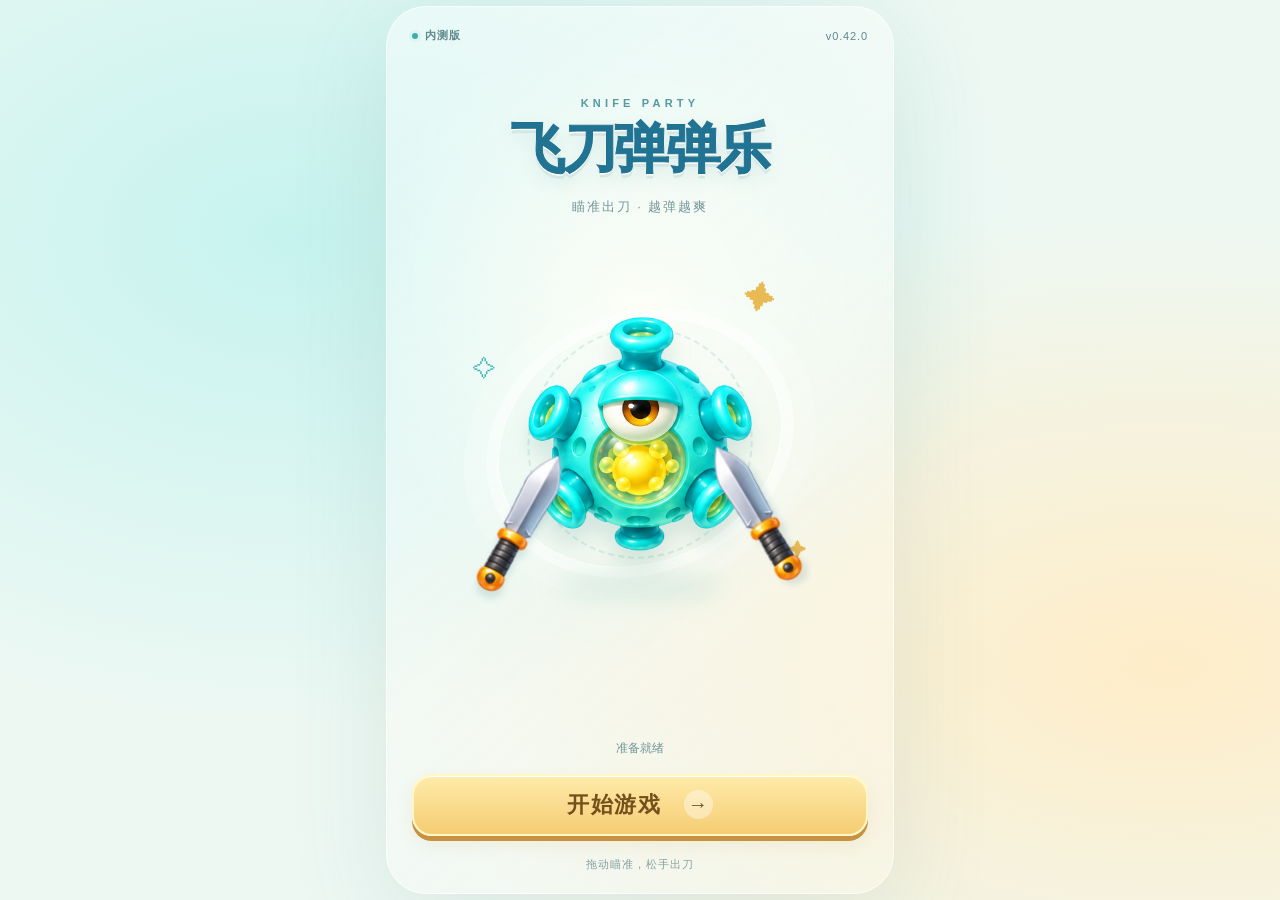
<file: playtests/playtest-2026-09-14-02-fast/index.html>
<!doctype html>
<html lang="zh-CN">
  <head>
    <meta charset="utf-8" />
    <meta
      name="viewport"
      content="width=device-width,initial-scale=1,viewport-fit=cover"
    />
    <meta name="theme-color" content="#edf8f3" />
    <title>飞刀弹弹乐</title>
    <link rel="icon" href="assets/optimized/45eda7c80aa8b6fb51ca.webp" />
    <link rel="stylesheet" href="style.css" />
    <link rel="stylesheet" href="toy-theme.css" id="toySkin" />
    <link rel="stylesheet" href="theme-system.css" />
    <link rel="stylesheet" href="mask-editor.css" />
    <link rel="stylesheet" href="balance-lab.css" />
    <link rel="stylesheet" href="audio-lab.css" />
    <link rel="stylesheet" href="stage-ui.css" />
    <style>
      /* Keep the unfinished battlefield covered even before CSS or JS arrives. */
      html:not([data-game-started]) .workspace {
        visibility: hidden !important;
      }
      #startScreen[hidden] {
        display: none !important;
      }
      #startScreen {
        position: fixed;
        inset: 0;
        z-index: 10000;
        display: grid;
        place-items: center;
        overflow: auto;
        color: #19526a;
        background: #edf8f3;
        font-family: "Microsoft YaHei", sans-serif;
      }
      #startScreen .start-card {
        width: min(100%, 520px);
        min-height: 100%;
        display: flex;
        flex-direction: column;
        align-items: center;
        padding: 28px 28px 24px;
        text-align: center;
        box-sizing: border-box;
      }
      #startScreen h1 {
        margin: 28px 0 8px;
        font-size: clamp(36px, 10vw, 54px);
      }
      #startScreen .start-art {
        position: relative;
        width: min(100%, 340px);
        aspect-ratio: 1;
        margin: auto;
      }
      #startScreen .start-enemy {
        position: absolute;
        width: 66%;
        left: 17%;
        top: 13%;
      }
      #startScreen .start-knife {
        position: absolute;
        height: 45%;
        bottom: 0;
      }
      #startScreen .start-knife-left {
        left: 9%;
        transform: rotate(32deg);
      }
      #startScreen .start-knife-right {
        right: 9%;
        transform: rotate(-32deg);
      }
      #startScreen .start-footer {
        width: 100%;
        margin-top: auto;
      }
      #startScreen .start-button {
        width: 100%;
        min-height: 62px;
        border: 2px solid #fff7c8;
        border-radius: 20px;
        background: #ffe19a;
        color: #74501c;
        font: inherit;
        font-size: 22px;
        font-weight: 800;
      }
      #startScreen .start-button:disabled {
        opacity: 0.62;
        cursor: progress;
      }
      #startScreen .start-status {
        min-height: 24px;
        font-size: 13px;
      }
      #startScreen .start-retry[hidden] {
        display: none;
      }
      #startScreen .start-retry {
        margin: 8px auto;
      }
    </style>
    <link rel="stylesheet" href="start-screen.css" />
  </head>
  <body>
    <section
      id="startScreen"
      aria-labelledby="startTitle"
      aria-describedby="startStatus"
      aria-busy="true"
    >
      <div class="start-card">
        <div class="start-edition">
          <span class="start-edition-dot"></span> 内测版
          <span class="start-version">v0.42.0</span>
        </div>
        <div class="start-heading">
          <p class="start-kicker">KNIFE PARTY</p>
          <h1 id="startTitle">飞刀弹弹乐</h1>
          <p class="start-tagline">瞄准出刀 · 越弹越爽</p>
        </div>
        <div class="start-art" aria-hidden="true">
          <div class="start-orbit"></div>
          <div class="start-orbit start-orbit-inner"></div>
          <span class="start-spark start-spark-one">✦</span
          ><span class="start-spark start-spark-two">✧</span
          ><span class="start-spark start-spark-three">✦</span>
          <img
            class="start-enemy"
            src="assets/optimized/c36321b445bdac87780c.webp"
            alt=""
            width="365"
            height="384"
            draggable="false"
            fetchpriority="high"
          />
          <img
            class="start-knife start-knife-left"
            src="assets/optimized/cc3592c30a7d6a792bac.webp"
            alt=""
            width="76"
            height="332"
            draggable="false"
          />
          <img
            class="start-knife start-knife-right"
            src="assets/optimized/cc3592c30a7d6a792bac.webp"
            alt=""
            width="76"
            height="332"
            draggable="false"
          />
          <div class="start-art-shadow"></div>
        </div>
        <div class="start-footer">
          <p id="startStatus" class="start-status" role="status">
            正在准备战场…
          </p>
          <button id="startGame" class="start-button" disabled>
            <span>开始游戏</span
            ><span class="start-button-arrow" aria-hidden="true">→</span>
          </button>
          <button
            id="retryStartup"
            class="start-retry"
            hidden
            onclick="location.reload()"
          >
            重新加载
          </button>
          <p class="start-tip">拖动瞄准，松手出刀</p>
          <noscript
            ><p class="start-error">
              请在浏览器中启用 JavaScript，然后重新加载。
            </p></noscript
          >
        </div>
      </div>
    </section>
    <div class="workspace" inert>
      <main class="game-shell" aria-label="游戏区">
        <header class="game-header">
          <div class="brand">
            <span class="brand-icon"
              ><img id="themeBrand" src="assets/optimized/cc3592c30a7d6a792bac.webp" alt=""
            /></span>
            <div>飞刀弹弹乐<small>KNIFE PARTY</small></div>
          </div>
          <div class="header-actions">
            <button id="fullscreen" aria-label="切换全屏" title="切换全屏">
              ⛶</button
            ><button id="tune" disabled aria-expanded="false">⚙ 调试台</button>
          </div>
        </header>
        <section class="hud-panel">
          <div class="scoreboard">
            <div class="score-label">
              本局得分<strong id="score">0000</strong>
            </div>
            <div class="counters">
              <div><small>防线</small><span id="lives">5</span></div>
              <button id="openShop" disabled aria-label="金币强化商店">
                <small>金币强化 ↗</small><span id="coins">0</span>
              </button>
            </div>
          </div>
          <div class="xp-row">
            <span id="level">LV.01</span>
            <div class="xp-track"><i id="xp"></i></div>
            <span id="xpLabel">0 / 2</span>
          </div>
        </section>
        <section class="battle-stage" aria-label="战场">
          <div class="arena-wrap">
            <div class="battle-heading">
              <label class="mode-choice"
                ><select
                  id="gameModeChoice"
                  aria-label="游戏模式（切换重新开局）"
                  title="切换模式会重新开局"
                >
                  <option value="endless">无尽挑战</option>
                  <option value="stages">关卡远征</option>
                </select></label
              >
              <span class="battle-theme-name" hidden>默认主题</span>
            </div>
            <section
              id="stageStatus"
              class="stage-status"
              aria-label="关卡目标"
              hidden
            >
              <div class="stage-title-row">
                <button
                  id="stageRouteButton"
                  title="查看路线与本关目标"
                  aria-describedby="stageObjective"
                >
                  <strong id="stageTitle"></strong> ↗</button
                ><span id="stageProgress"></span>
              </div>
              <div id="stageObjective" class="stage-objective"></div>
            </section>
            <div id="bossStatus" hidden>
              <div class="boss-title-row">
                <strong id="bossName"></strong><span id="bossHp"></span>
              </div>
              <div class="boss-track"><i id="bossFill"></i></div>
              <div id="bossIntent"></div>
            </div>
            <div id="comboStatus" class="combo-status" hidden></div>
            <div class="arena-label">
              <span id="round">ROUND 01</span><span id="phase">正在加载</span>
            </div>
            <canvas
              id="arena"
              aria-label="飞刀战场，拖动瞄准松手发射"
              tabindex="0"
            ></canvas>
            <div id="overlay" class="overlay" hidden></div>
          </div>
        </section>
        <section class="bottom-deck">
          <div class="play-hint" id="hint">按住战场瞄准 · 松手出刀</div>
          <div class="play-controls">
            <button id="retry">↶ 重试</button><button id="pause">Ⅱ 暂停</button
            ><button id="restart">↻ 重开</button>
            <details id="buildDetails" class="build-details">
              <summary aria-label="展开构筑与属性">✦ 构筑</summary>
              <div class="build-popover">
                <div class="build-popover-heading">
                  本局构筑与属性 <small>再次点击构筑收起</small>
                </div>
                <div class="build-strip">
                  <span class="build-icon">✦</span>
                  <div id="buffs" class="buffs"></div>
                </div>
                <div id="stats" class="stats"></div>
                <div class="bottom-meta">
                  <span id="liveStatus">等待你的第一刀</span
                  ><button id="phone">手机试玩 ↗</button
                  ><span id="physicsBadge">重力关闭</span><span>v0.42.0</span>
                </div>
              </div>
            </details>
          </div>
        </section>
        <section
          id="stageScreen"
          class="stage-screen"
          role="region"
          aria-label="关卡旅程"
          hidden
        ></section>
      </main>
    </div>
    <dialog id="shop" aria-labelledby="shopTitle">
      <div class="dialog-head">
        <div>
          <small>COIN WORKSHOP</small>
          <h2 id="shopTitle">金币强化</h2>
        </div>
        <button id="closeShop" aria-label="关闭金币商店">✕</button>
      </div>
      <div class="shop-wallet">
        <span>本局金币</span><strong id="shopCoins">0</strong
        ><small>强化留在本局 · 不消耗回合</small>
      </div>
      <p id="shopMessage" class="small" role="status"></p>
      <div id="shopItems" class="shop-items"></div>
      <p class="small">
        每种强化独立涨价。解锁能力仍靠经验三选一，金币帮你加强喜欢的构筑。
      </p>
    </dialog>
    <dialog id="debug">
      <div class="dialog-head">
        <div>
          <small>PLAY LAB</small>
          <h2>手感调试台</h2>
        </div>
        <button id="closeDebug" aria-label="关闭调试台">✕</button>
      </div>
      <p class="small">
        PC
        左侧面板可边玩边调；手机面板打开时暂停，关闭继续。结构调整需应用并重开。
      </p>
      <details id="themeLab" class="debug-section theme-lab">
        <summary>主题工作台 <small>内部测试</small></summary>
        <p class="small">
          切换整套美术与配色，保留对局。主题与玩法参数分开保存。
        </p>
        <label class="theme-line"
          >内置主题<select id="themeSelect" aria-label="内置主题"></select
        ></label>
        <div class="debug-actions">
          <button id="themeSave" class="accent">保存主题</button
          ><button id="themeRestore">恢复已存主题</button>
          <button id="themeExport">导出主题包</button>
          <label class="file-button"
            >导入主题包<input
              id="themeImport"
              type="file"
              accept=".json,application/json"
              hidden
          /></label>
        </div>
        <p id="themeState" class="small" role="status">正在加载主题…</p>
        <button id="crystalTest">试玩晶糖 · 6列10行 / 三种怪物（重开）</button>
        <p class="small">
          蓝色普通怪 · 粉色快速怪 ·
          橙黄色爆炸怪。仅套用战场行列与怪物开关，其余已调参数沿用。
        </p>
        <details>
          <summary>背景碰撞框</summary>
          <button id="themeArenaEdit">显示范围并拖动调整</button>
          <p class="small">
            按背景图宽高的0～1比例对齐内墙。修改不改变格子数；调试台搜索“实际碰撞边界”可显示绿色参考框。
          </p>
          <label
            ><input
              id="themeArenaEnabled"
              type="checkbox"
            />使用图片内侧碰撞框</label
          >
          <div id="themeArenaGeometry" class="theme-grid"></div>
          <button id="themeApplyArena">应用碰撞框预览</button>
          <p class="small">
            满意后点击“保存主题”；行列数、怪物数值使用“保存参数”。
          </p>
        </details>
        <details>
          <summary>编辑名称与风格</summary>
          <label class="theme-line"
            >名称<input id="themeName" maxlength="60" aria-label="主题名称"
          /></label>
          <label class="theme-line"
            >主题 ID<input id="themeId" maxlength="64" aria-label="主题ID"
          /></label>
          <label class="theme-line"
            >皮肤样式<select id="themeStyle" aria-label="皮肤样式">
              <option value="toy">玩具圆润</option>
              <option value="crystal">晶糖玻璃</option>
              <option value="classic">经典简洁</option>
            </select></label
          >
        </details>
        <details>
          <summary>界面配色</summary>
          <p class="small">点击色块选色，或输入 #RRGGBB；修改后立即预览。</p>
          <div id="themePalette" class="theme-grid"></div>
        </details>
        <details>
          <summary>战场与特效配色</summary>
          <p class="small">
            可用 #RRGGBBAA 调透明度，地面底色在没有地砖/背景图时显示。
          </p>
          <div id="themeRender" class="theme-grid"></div>
        </details>
        <details>
          <summary>主题图片与锚点</summary>
          <select id="themeSlot" aria-label="主题图片槽位"></select>
          <div class="theme-preview">
            <img id="themeAssetPreview" alt="当前槽位图片" />
            <p id="themeAssetInfo" class="small"></p>
          </div>
          <div class="debug-actions">
            <label class="file-button"
              >替换主题图片<input
                id="themeAssetFile"
                type="file"
                accept="image/png,image/webp,image/jpeg"
                hidden /></label
            ><button id="themeClearAsset">清除此槽位</button>
          </div>
          <p class="small">
            PNG / WebP / JPEG，单图≤4 MiB。整体主题包≤8
            MiB。下方尺寸/锚点用于战场素材，HUD图片按界面布局缩放。显示倍率不改变碰撞体；飞刀先校准朝向与刀尖锚点。
          </p>
          <div id="themeGeometry" class="theme-grid"></div>
          <label class="theme-line"
            ><input id="theme-meta-loop" type="checkbox" />循环播放</label
          >
          <button id="themeApplyMeta">应用尺寸与锚点</button>
        </details>
      </details>
      <div class="debug-actions">
        <button id="save" class="accent">保存参数</button
        ><button id="export">导出 JSON</button
        ><label class="file-button"
          >导入 JSON<input
            id="import"
            type="file"
            accept=".json,application/json"
            hidden /></label
        ><button id="defaults">恢复默认</button
        ><button id="applyBoard">应用并重开</button>
      </div>
      <button id="openBalanceLab" class="balance-entry">
        数值平衡工作台 ↗ <small>经验曲线 · 技能成长 · 怪物压力 · 经济</small>
      </button>
      <button id="openAudioLab" class="balance-entry">
        音乐与音效工作台 ↗ <small>音量 · 试听 · 素材替换 · 背景音乐</small>
      </button>
      <p id="saveState" class="small" role="status">尚未修改</p>
      <details id="feelPresets" class="lab-presets" open>
        <summary class="section-caption">
          手感预设 <span id="presetName">原味 · 零反弹</span>
        </summary>
        <div id="presetButtons" class="preset-buttons"></div>
        <div class="preset-create">
          <input
            id="feelPresetName"
            maxlength="40"
            placeholder="新预设名称"
            aria-label="新手感预设名称"
          />
          <button id="saveFeelPreset">保存当前为预设</button>
        </div>
        <div class="preset-manage">
          <button id="undoPresetDelete" hidden>撤销删除预设</button>
          <button id="restoreBuiltinPresets">恢复内置预设</button>
        </div>
        <p class="small">
          保存当前全部参数；删除不改变当前对局。预设保存在此浏览器，点击预设应用，结构变化会重开。
        </p>
      </details>
      <input
        id="search"
        class="search"
        placeholder="搜索参数，例如：重力、速度、伤害"
        aria-label="搜索参数"
      />
      <div class="gravity-note">
        延迟重力：需同时启用重力。怪物与墙壁反弹次数都耗尽后开始下坠；初始无反弹则立即生效。
      </div>
      <div id="fields"></div>
      <details class="debug-section">
        <summary>测试工具与运行信息</summary>
        <div class="debug-actions">
          <button id="grantRecall">获得万刃归心</button
          ><button id="grantPlatform">增加发射台</button
          ><button id="demoRecall">演示墙刀齐射</button
          ><button id="step">单步 1/60 秒</button
          ><button id="testScene">加载碰撞测试场</button
          ><button id="addXp">增加升级经验</button
          ><button id="addCoins">增加 20 金币</button>
        </div>
        <pre id="telemetry"></pre>
      </details>
      <details class="debug-section">
        <summary>美术资源替换 / 预览</summary>
        <p class="small">
          单张快速预览仅本次有效，不写入主题包。要保存图片和锚点，请使用上方主题工作台；重新加载恢复当前主题。
        </p>
        <div class="debug-actions">
          <select id="assetSlot" aria-label="替换素材类型">
            <option value="enemy">蓝色怪物</option>
            <option value="enemyOrange">橙色怪物</option>
            <option value="corpseOrange">橙色战败怪物</option>
            <option value="floorTile">单格地砖</option>
            <option value="knife">飞刀（默认朝右）</option>
            <option value="corpse">死亡怪物</option>
            <option value="launcher">发射台</option>
            <option value="launcherDisc">中央圆盘发射台</option>
            <option value="background">战场背景</option></select
          ><label class="file-button"
            >选择图片预览<input
              id="artFile"
              type="file"
              accept="image/png,image/webp,image/svg+xml,image/jpeg"
              hidden /></label
          ><button id="reloadArt">重新加载正式素材</button>
        </div>
        <p id="artState" class="small"></p>
      </details>
    </dialog>
    <div id="toast" role="status"></div>
    <script>
      window.knifeStartupFail = function () {
        if (document.documentElement.hasAttribute("data-game-started")) return;
        document
          .getElementById("startScreen")
          .setAttribute("aria-busy", "false");
        document.getElementById("startStatus").textContent =
          "加载未完成，请检查网络后重新加载。";
        document.getElementById("retryStartup").hidden = false;
      };
      window.knifeStartupTimer = setTimeout(window.knifeStartupFail, 45000);
    </script>
    <script type="module">
      import("./assets/optimized/app-4b1e7d493bec9f5c73e4.mjs").catch((error) => {
        console.error("游戏启动失败", error);
        clearTimeout(window.knifeStartupTimer);
        window.knifeStartupFail();
      });
    </script>
  </body>
</html>
</file>
<file: style.css>
@font-face {
  font-family: Club;
  src: local("Bahnschrift");
}
* {
  box-sizing: border-box;
}
:root {
  color-scheme: dark;
  --bg: #10231d;
  --panel: #1c352a;
  --line: #385347;
  --text: #f4f1df;
  --muted: #9db09e;
  --orange: #ffab65;
  --lime: #daeba5;
}
html,
body {
  margin: 0;
  width: 100%;
  height: 100%;
  overflow: hidden;
}
body {
  font-family: Club, "Microsoft YaHei", sans-serif;
  color: var(--text);
  background: radial-gradient(
    ellipse at 50% 30%,
    #2c4733 0%,
    #152b23 42%,
    #0c1b17 100%
  );
}
button,
input,
select {
  -webkit-tap-highlight-color: transparent;
}
button,
.file-button {
  font: inherit;
  color: inherit;
  border: 1px solid var(--line);
  background: #253e30;
  border-radius: 10px;
  min-height: 40px;
  padding: 9px 13px;
  cursor: pointer;
  transition: background 0.12s;
}
button:hover,
.file-button:hover {
  background: #38543b;
}
button:active {
  background: #486244;
}
button:focus-visible,
input:focus-visible,
canvas:focus-visible {
  outline: 2px solid var(--orange);
  outline-offset: 2px;
}
button:disabled {
  opacity: 0.4;
  cursor: default;
}
.workspace {
  height: 100dvh;
  width: 100%;
  display: flex;
  justify-content: center;
  align-items: stretch;
  padding: 0 12px;
}
.game-shell {
  width: min(100%, 520px, 66dvh);
  min-width: 0;
  display: flex;
  flex-direction: column;
  height: 100%;
  padding: 14px 16px 6px;
  background: linear-gradient(180deg, #223d2e, #142c23 45%, #1c3427);
  box-shadow:
    0 0 0 1px #a1b48718,
    0 0 100px #0003;
  position: relative;
}
.game-header {
  display: flex;
  align-items: center;
  justify-content: space-between;
  gap: 10px;
  flex-shrink: 0;
  margin-bottom: 12px;
}
.brand {
  display: flex;
  align-items: center;
  gap: 9px;
  font-size: 19px;
  font-weight: 800;
  letter-spacing: 1px;
}
.brand-icon {
  display: grid;
  place-items: center;
  width: 34px;
  height: 36px;
  background: var(--orange);
  color: #1b3324;
  border-radius: 10px;
  transform: rotate(-7deg);
  font-size: 28px;
}
.brand small {
  display: block;
  font-size: 8px;
  letter-spacing: 3px;
  font-weight: 400;
  color: #b4cba0;
  margin-top: 3px;
}
.header-actions {
  display: flex;
  gap: 7px;
  align-items: center;
}
.header-actions button {
  font-size: 11px;
  min-height: 36px;
  padding: 7px 11px;
  background: #173023;
}
.header-actions #fullscreen {
  font-size: 20px;
  padding: 4px 9px;
}
.hud-panel {
  background: linear-gradient(125deg, #35493166, #253f2f);
  border: 1px solid #59704c55;
  border-radius: 14px;
  padding: 11px 15px 10px;
  flex-shrink: 0;
}
.scoreboard {
  display: flex;
  align-items: center;
  justify-content: space-between;
  gap: 16px;
}
.score-label {
  font-size: 10px;
  letter-spacing: 2px;
  color: #b5c7a8;
}
.score-label strong {
  display: block;
  font-size: 31px;
  letter-spacing: 2px;
  line-height: 1.15;
  color: #f6efce;
  margin-top: 3px;
  font-weight: 600;
}
.counters {
  display: flex;
  gap: 20px;
  text-align: right;
}
.counters div {
  display: flex;
  flex-direction: column;
  gap: 5px;
}
.counters small {
  font-size: 9px;
  color: var(--muted);
  letter-spacing: 2px;
}
.counters span {
  font-size: 19px;
}
.counters #lives {
  color: #ffb285;
}
.counters #coins {
  color: #e5dfa0;
}
.xp-row {
  display: flex;
  align-items: center;
  gap: 9px;
  margin-top: 9px;
  font-size: 9px;
  color: #c5dba5;
}
.xp-track {
  height: 12px;
  min-height: 12px;
  padding: 2px 3px;
  border: 1px solid #ffffff24;
  border-radius: 30px;
  background: #10271c;
  overflow: hidden;
  flex: 1;
}
.xp-track i {
  display: block;
  height: 100%;
  width: 0;
  border-radius: inherit;
  background: linear-gradient(90deg, #a6c873, #e4ed9d);
  transition: width 0.2s;
}
.battle-heading {
  display: flex;
  justify-content: space-between;
  align-items: center;
  font-size: 11px;
  flex-shrink: 0;
  height: 33px;
  padding: 0 3px;
  color: #e0e7c1;
}
.battle-heading i {
  font-style: normal;
  font-size: 9px;
  color: #8fa58c;
}
.battle-heading #physicsBadge {
  font-size: 9px;
  color: #c1d497;
  background: #a9ce8710;
  padding: 4px 6px;
  border-radius: 4px;
}
.battle-stage {
  min-height: 0;
  flex: 1;
  display: flex;
  align-items: center;
  justify-content: center;
  width: 100%;
  overflow: hidden;
}
.arena-wrap {
  flex-shrink: 0;
  position: relative;
  border: 8px solid #647051;
  border-top-width: 26px;
  border-bottom-width: 8px;
  border-radius: 12px;
  background: #263f30;
  box-shadow:
    inset 0 0 0 1px #b2c78255,
    0 5px 0 #0d2217;
  width: 100%;
  overflow: visible;
}
.arena-label {
  position: absolute;
  top: -20px;
  left: 2px;
  right: 2px;
  display: flex;
  align-items: center;
  justify-content: space-between;
  font-size: 9px;
  letter-spacing: 1px;
  color: #eff3d6;
}
canvas {
  display: block;
  width: 100%;
  height: 100%;
  touch-action: none;
  cursor: crosshair;
}
.bottom-deck {
  flex-shrink: 0;
  padding-top: 9px;
}
.play-hint {
  text-align: center;
  color: #c7d8ad;
  font-size: 10px;
  line-height: 16px;
  min-height: 16px;
  margin-bottom: 8px;
}
.build-strip {
  display: flex;
  gap: 8px;
  align-items: center;
  min-height: 26px;
  border-top: 1px solid #52644455;
  padding-top: 7px;
  margin-bottom: 6px;
}
.build-icon {
  color: var(--orange);
  font-size: 17px;
}
.buffs {
  display: flex;
  gap: 6px;
  overflow-x: auto;
  white-space: nowrap;
  scrollbar-width: none;
  font-size: 9px;
}
.buffs span {
  border-radius: 4px;
  color: #d4e3ae;
  background: #65734633;
  padding: 4px 6px;
}
.stats {
  display: grid;
  grid-template-columns: repeat(7, minmax(0, 1fr));
  background: #10251b66;
  border: 1px solid #3b513644;
  border-radius: 8px;
  margin-bottom: 9px;
  padding: 7px 0;
}
.stat {
  text-align: center;
  display: flex;
  flex-direction: column;
  gap: 5px;
  border-right: 1px solid #58704d33;
  min-width: 0;
}
.stat:last-child {
  border: 0;
}
.stat span {
  font-size: 8px;
  color: #b0bea0;
}
.stat b {
  font-size: 14px;
  font-weight: 500;
  color: #e4e9bb;
}
.play-controls {
  display: flex;
  gap: 7px;
}
.play-controls button {
  flex: 1;
  font-size: 11px;
  min-height: 42px;
  padding: 9px 4px;
  background: linear-gradient(180deg, #425536, #2b422d);
  border-color: #6c7b4b99;
  box-shadow: 0 3px 0 #0f2519;
}
.play-controls button:first-child {
  background: linear-gradient(180deg, #efb16b, #d99656);
  border-color: #e8c58a;
  color: #253325;
  font-weight: 700;
  flex: 1.35;
}
.bottom-meta {
  display: flex;
  gap: 8px;
  align-items: center;
  justify-content: space-between;
  height: 29px;
  color: #7e957d;
  font-size: 8px;
}
.bottom-meta #liveStatus {
  white-space: nowrap;
  overflow: hidden;
  text-overflow: ellipsis;
  max-width: 50%;
}
.bottom-meta button {
  font-size: 9px;
  min-height: 24px;
  padding: 2px 5px;
  background: transparent;
  border: 0;
  color: #a8bc99;
}
.overlay {
  position: absolute;
  inset: 0;
  z-index: 3;
  background: #13291fef;
  backdrop-filter: blur(7px);
  display: flex;
  flex-direction: column;
  justify-content: center;
  padding: 20px;
  overflow-y: auto;
}
.overlay[hidden] {
  display: none;
}
.overlay h2 {
  font-size: 25px;
  color: #f7e5ba;
  margin: 5px 0 8px;
}
.overlay > p {
  font-size: 11px;
  line-height: 1.7;
  color: #b1c19d;
  margin: 0 0 8px;
}
.choice {
  display: grid;
  grid-template-columns: 32px 1fr;
  gap: 5px 10px;
  text-align: left;
  padding: 12px;
  margin-top: 8px;
  min-height: 65px;
  background: linear-gradient(110deg, #395135, #2b4430);
  border-color: #82905b88;
}
.choice em {
  font-size: 27px;
  grid-row: span 2;
  color: var(--orange);
  font-style: normal;
}
.choice b {
  font-size: 15px;
}
.choice small {
  font-size: 10px;
  color: #c3d1af;
}
.accent {
  background: var(--orange);
  color: #243422;
  border-color: var(--orange);
}
.accent:hover {
  background: #ffc189;
}
dialog {
  position: fixed;
  width: min(620px, calc(100vw - 20px));
  max-width: none;
  max-height: calc(100dvh - 24px);
  border: 1px solid #6c8054;
  border-radius: 16px;
  padding: 19px;
  background: #193124;
  color: var(--text);
  box-shadow: 0 18px 60px #0006;
  overflow: auto;
  overscroll-behavior: contain;
}
dialog::backdrop {
  background: #071a12b8;
  backdrop-filter: blur(3px);
}
.dialog-head {
  display: flex;
  justify-content: space-between;
  align-items: center;
  background: #193124;
  position: sticky;
  top: -19px;
  padding: 10px 0;
  z-index: 2;
}
.dialog-head small {
  color: var(--orange);
  font-size: 9px;
  letter-spacing: 3px;
}
.dialog-head h2 {
  font-size: 23px;
  margin: 4px 0;
}
.dialog-head button {
  font-size: 16px;
  min-width: 40px;
}
.small {
  font-size: 11px;
  line-height: 1.7;
  color: #b1c4a9;
}
.debug-actions {
  display: flex;
  gap: 6px;
  flex-wrap: wrap;
  margin: 12px 0;
}
.debug-actions button,
.file-button,
select {
  font-size: 11px;
  min-height: 36px;
  padding: 8px 10px;
}
.debug-section {
  border-top: 1px solid var(--line);
  padding: 13px 0;
}
.debug-section summary {
  cursor: pointer;
  font-size: 12px;
}
.field {
  display: grid;
  grid-template-columns: minmax(0, 1fr) 75px 55px;
  gap: 8px;
  align-items: center;
  margin-top: 12px;
  font-size: 11px;
}
.field small {
  color: #8da589;
  font-size: 9px;
}
.field input[type="number"],
select,
.search {
  background: #10291c;
  color: var(--text);
  padding: 8px;
  border: 1px solid #516447;
  border-radius: 6px;
  width: 100%;
  font: inherit;
}
.field input[type="checkbox"] {
  accent-color: var(--orange);
  justify-self: end;
  width: 20px;
  height: 20px;
}
.search {
  font-size: 12px;
  margin: 12px 0;
}
.gravity-note {
  font-size: 10px;
  line-height: 1.7;
  color: #d5d6a8;
  background: #74824318;
  padding: 8px 10px;
  border-radius: 5px;
  margin-bottom: 10px;
}
.lab-presets {
  margin-top: 14px;
}
.section-caption {
  display: flex;
  justify-content: space-between;
  color: #c5d4ad;
  font-size: 11px;
}
.section-caption span {
  font-size: 9px;
  color: #93a784;
}
.preset-buttons {
  display: grid;
  grid-template-columns: 1fr 1fr;
  gap: 6px;
  margin-top: 8px;
}
.preset-buttons button {
  font-size: 10px;
  min-height: 34px;
  padding: 7px 8px;
  text-align: left;
}
.preset-buttons button.active {
  border-color: var(--orange);
  color: #f3c38f;
}
pre {
  white-space: pre-wrap;
  font-size: 10px;
  color: #cde29c;
  line-height: 1.8;
}
#toast {
  position: fixed;
  bottom: max(15px, env(safe-area-inset-bottom));
  left: 50%;
  transform: translateX(-50%);
  max-width: 90vw;
  padding: 12px 20px;
  background: var(--lime);
  color: #173022;
  border-radius: 10px;
  font-size: 12px;
  opacity: 0;
  pointer-events: none;
  z-index: 30;
  transition: opacity 0.15s;
}
#toast.show {
  opacity: 1;
}
@media (min-width: 900px) and (orientation: landscape) {
  body.debug-docked .workspace {
    padding-left: 380px;
  }
  dialog.docked {
    inset: 12px auto 12px
      max(14px, calc((100vw - min(520px, 66dvh) - 380px) / 2 + 14px));
    margin: 0;
    width: 350px;
    height: calc(100dvh - 24px);
    max-height: none;
    border-radius: 13px;
    padding: 16px;
    box-shadow: 0 8px 32px #0003;
  }
  .docked .dialog-head {
    top: -16px;
  }
  .docked .field {
    grid-template-columns: minmax(0, 1fr) 66px 47px;
    gap: 6px;
  }
}
@media (max-width: 599px) {
  .workspace {
    padding: 0;
  }
  .game-shell {
    width: 100%;
    padding: calc(10px + env(safe-area-inset-top)) 12px
      env(safe-area-inset-bottom);
    box-shadow: none;
  }
  .game-header {
    margin-bottom: 10px;
  }
  .brand {
    font-size: 18px;
  }
  .hud-panel {
    padding: 10px 13px;
  }
  .game-header #fullscreen {
    display: none;
  }
  .header-actions button {
    min-height: 40px;
  }
  .battle-heading {
    height: 29px;
  }
  .stats {
    padding: 6px 0;
  }
  .bottom-deck {
    padding-top: 7px;
  }
  .bottom-meta {
    height: 25px;
  }
  dialog {
    width: calc(100vw - 16px);
    max-height: calc(
      100dvh - 16px - env(safe-area-inset-top) - env(safe-area-inset-bottom)
    );
    padding: 15px;
  }
  .dialog-head {
    top: -15px;
  }
  .overlay {
    padding: 14px;
  }
  .overlay h2 {
    font-size: 21px;
  }
}
@media (max-height: 740px) {
  .game-shell {
    padding-top: max(7px, env(safe-area-inset-top));
  }
  .game-header {
    margin-bottom: 7px;
  }
  .brand {
    font-size: 16px;
  }
  .brand-icon {
    height: 31px;
    width: 30px;
    font-size: 24px;
  }
  .brand small {
    font-size: 7px;
  }
  .hud-panel {
    padding: 7px 11px;
  }
  .score-label strong {
    font-size: 25px;
  }
  .counters span {
    font-size: 16px;
  }
  .xp-row {
    margin-top: 6px;
  }
  .battle-heading {
    height: 25px;
  }
  .bottom-deck {
    padding-top: 5px;
  }
  .play-hint {
    font-size: 9px;
    margin-bottom: 4px;
  }
  .build-strip {
    padding-top: 4px;
    min-height: 22px;
    margin-bottom: 4px;
  }
  .stats {
    padding: 5px 0;
    margin-bottom: 6px;
  }
  .stat {
    gap: 3px;
  }
  .stat b {
    font-size: 12px;
  }
  .bottom-meta {
    height: 22px;
  }
  .play-controls button {
    min-height: 38px;
  }
  .choice {
    min-height: 54px;
    padding: 8px;
    margin-top: 5px;
  }
  .overlay h2 {
    font-size: 19px;
  }
}
@media (max-height: 500px) and (orientation: landscape) {
  .game-header {
    margin-bottom: 3px;
  }
  .hud-panel {
    padding: 4px 8px;
  }
  .scoreboard {
    align-items: center;
  }
  .score-label strong {
    display: inline;
    font-size: 20px;
    margin-left: 8px;
  }
  .counters {
    flex-direction: row;
    gap: 10px;
  }
  .counters div {
    flex-direction: row;
  }
  .xp-row {
    margin-top: 3px;
  }
  .battle-heading {
    height: 20px;
  }
  .build-strip,
  .stats,
  .bottom-meta {
    display: none;
  }
  .play-controls button {
    min-height: 30px;
  }
  .play-hint {
    line-height: 12px;
  }
  .game-shell {
    width: 320px;
  }
}
</file>
<file: toy-theme.css>
/* v0.4 toy art theme; layout and input behavior remain in style.css. */
:root {
  color-scheme: light;
  --bg: #cce9fc;
  --panel: #edf7ff;
  --line: #bdd4e7;
  --text: #304f72;
  --muted: #69849a;
  --orange: #ffbf35;
  --lime: #32b4f6;
}
body {
  background: radial-gradient(
    ellipse at 50% 25%,
    #bfeeff,
    #6dbcea 70%,
    #4389bf
  );
  color: var(--text);
}
.workspace {
  background-image:
    radial-gradient(circle at 18% 18%, #ffffff55 0 2px, transparent 3px),
    radial-gradient(circle at 85% 65%, #ffffff30 0 3px, transparent 4px);
  background-size:
    95px 95px,
    150px 150px;
}
.game-shell {
  background: linear-gradient(
    180deg,
    #80ceff 0%,
    #d8effb 17%,
    #ecf6fa 54%,
    #bbdff6 100%
  );
  box-shadow:
    0 0 0 2px #ffffff66,
    0 0 80px #164e763d;
}
.brand {
  color: white;
  text-shadow:
    0 2px 0 #2774ae,
    1px 0 0 #2774ae,
    -1px 0 0 #2774ae;
  letter-spacing: 0.5px;
}
.brand small {
  color: #eafbff;
  text-shadow: none;
  font-weight: 700;
}
.brand-icon {
  background: linear-gradient(#ffdc57, #ffa52d);
  box-shadow:
    inset 0 2px 0 #fff4b6,
    0 3px 0 #b87d22;
  border: 1px solid #fcb949;
}
.brand-icon img {
  height: 33px;
  width: auto;
  display: block;
  transform: rotate(12deg);
  filter: drop-shadow(1px 2px 1px #a7642166);
}
button,
.file-button {
  background: #eaf5ff;
  border-color: #9fc4e2;
  color: #34577c;
  box-shadow: 0 2px 0 #7ca5c522;
}
button:hover,
.file-button:hover {
  background: #d2eaff;
}
button:active {
  background: #b9dafa;
}
.header-actions button {
  background: linear-gradient(#fff8, #fff3);
  border: 1px solid #ffffffaa;
  color: #205b86;
  font-weight: 700;
  box-shadow: 0 2px 0 #1c6db533;
}
.hud-panel {
  background: linear-gradient(150deg, #fffefa, #f8eada);
  border: 1px solid #fff;
  box-shadow:
    inset 0 -3px 0 #d8c2a8,
    0 3px 0 #78acd144;
}
.score-label {
  position: relative;
  padding-left: 35px;
  color: #8b795e;
  font-size: 9px;
  letter-spacing: 1px;
}
.score-label::before {
  content: "";
  position: absolute;
  left: -2px;
  top: 7px;
  width: 31px;
  height: 31px;
  background: var(--theme-uiCrown, url("assets/toy/crown.png")) center/contain
    no-repeat;
}
.score-label strong {
  color: #34577a;
  text-shadow: 0 2px white;
  font-weight: 800;
}
.counters small {
  color: #9b8973;
  font-size: 9px;
}
.counters span {
  display: flex;
  align-items: center;
  gap: 4px;
  font-weight: 800;
  text-shadow: 0 2px #fff;
}
.counters span::before {
  content: "";
  display: inline-block;
  width: 24px;
  height: 24px;
  background: center/contain no-repeat;
}
.counters #lives {
  color: #dc4f60;
}
.counters #lives::before {
  background-image: var(--theme-uiHeart, url("assets/toy/heart.png"));
}
.counters #coins {
  color: #36567b;
}
.counters #coins::before {
  background-image: var(--theme-uiCoin, url("assets/toy/coin.png"));
}
.xp-row {
  color: #2e6790;
  font-weight: 700;
  gap: 7px;
}
.xp-row #level {
  padding-left: 22px;
  position: relative;
  font-size: 8px;
}
.xp-row #level::before {
  content: "";
  position: absolute;
  left: 0;
  top: -5px;
  width: 22px;
  height: 22px;
  background: var(--theme-uiXp, url("assets/toy/xp-icon.png")) center/contain
    no-repeat;
}
.xp-track {
  height: 12px;
  padding: 2px 3px;
  background: #284968 var(--theme-uiTrack, url("assets/toy/xp-track.png"))
    center/100% 100% no-repeat;
  box-shadow: 0 1px white;
  border-radius: 30px;
}
.xp-track i {
  border-radius: 10px;
  background: #12c3fd var(--theme-uiButton, url("assets/toy/button.png"))
    center/100% 100%;
  box-shadow: inset 0 1px #ddffff88;
}
.battle-heading {
  color: #386487;
  font-weight: 700;
}
.battle-heading i {
  color: #6694b1;
  font-weight: 400;
}
.battle-heading #physicsBadge {
  color: #477599;
  background: #eafbff;
  border: 1px solid #9fc9e3;
  padding: 3px 6px;
}
.arena-wrap {
  border-color: #258ae6;
  border-left-color: #ff9332;
  border-right-color: #ff9332;
  background: #dfc99f;
  border-radius: 12px;
  box-shadow:
    0 4px 0 #22629c,
    inset 0 0 0 1px #fff9,
    0 7px 9px #406e8b26;
}
.arena-wrap::before,
.arena-wrap::after {
  content: "";
  position: absolute;
  top: -17px;
  bottom: -4px;
  width: 8px;
  pointer-events: none;
  z-index: 2;
  background: repeating-linear-gradient(
    180deg,
    #ff9b30 0px,
    #ffbb55 3px,
    #f38127 43px,
    #d36a22 46px,
    #2a8bf0 47px,
    #6cbdff 49px,
    #318beb 80px,
    #1d62b4 83px
  );
  border-radius: 5px;
  box-shadow:
    inset 1px 0 #ffffff77,
    inset -1px 0 #944b2433;
}
.arena-wrap::before {
  left: -8px;
}
.arena-wrap::after {
  right: -8px;
}
.arena-label {
  color: white;
  font-size: 9px;
  text-shadow: 0 1px #1d5e9b;
  padding: 0 7px;
  font-weight: 700;
}
.arena-label::before,
.arena-label::after {
  content: "";
  position: absolute;
  top: -11px;
  width: 20px;
  height: 20px;
  background: var(--theme-uiCoin, url("assets/toy/coin.png")) center/contain
    no-repeat;
  filter: drop-shadow(0 1px 1px #884d4266);
}
.arena-label::before {
  left: -14px;
}
.arena-label::after {
  right: -14px;
}
.battle-stage {
  overflow: visible;
}
.play-hint {
  color: #44728f;
  font-weight: 700;
}
.build-strip {
  border-color: #9cc5db99;
}
.build-icon {
  color: #efa824;
}
.buffs span {
  color: #456f99;
  background: linear-gradient(#fff, #e7f4ff);
  border: 1px solid #a9c9e1;
  box-shadow: 0 1px 0 #fff;
  font-weight: 700;
}
.stats {
  background: linear-gradient(#fafdff, #dceffc);
  border-color: #aac8df;
  box-shadow: inset 0 1px white;
}
.stat {
  border-right-color: #bad4e9;
}
.stat span {
  color: #6b8ca4;
}
.stat b {
  color: #355778;
  font-weight: 800;
}
.play-controls button {
  background: transparent var(--theme-uiButton, url("assets/toy/button.png"))
    center/100% 100% no-repeat;
  border: 0;
  color: white;
  text-shadow: 0 1px 1px #236aa9;
  font-weight: 700;
  box-shadow: 0 3px 0 #267cc533;
}
.play-controls button:first-child {
  background: linear-gradient(#ffe765, #ffb426);
  border: 1px solid #eeac30;
  color: #86551b;
  text-shadow: 0 1px #fff9;
  box-shadow:
    inset 0 2px #fff4ac,
    0 3px 0 #ba7b2e44;
}
.play-controls #pause::before {
  content: "";
  display: inline-block;
  vertical-align: middle;
  width: 18px;
  height: 18px;
  margin-right: 4px;
  background: var(--theme-uiPause, url("assets/toy/pause.png")) center/contain;
}
.bottom-meta {
  color: #678fa9;
}
.bottom-meta button {
  color: #38739f;
}
.bottom-deck {
  background: linear-gradient(transparent, #d5edfa44);
}
.overlay {
  background: linear-gradient(145deg, #f5fcffef, #dfedffff);
  backdrop-filter: blur(6px);
  border-radius: 3px;
}
.overlay h2 {
  color: #305b83;
  text-shadow: 0 2px white;
}
.overlay > p {
  color: #708ca4;
}
.choice {
  background: linear-gradient(110deg, #fff, #e0f1ff);
  border: 2px solid #80b7e4;
  box-shadow: 0 3px 0 #6399c533;
  color: #35577c;
}
.choice:hover {
  background: #cceaff;
  border-color: #3b99e9;
}
.choice em {
  color: #eba11e;
  text-shadow: 0 1px white;
}
.choice small {
  color: #7189a1;
}
.accent {
  background: linear-gradient(#ffd959, #ffb52c);
  color: #785021;
  border-color: #e9ac38;
}
.accent:hover {
  background: #ffe078;
}
dialog {
  background: #edf6fd;
  color: #365577;
  border-color: #80b4d9;
  box-shadow: 0 18px 50px #194c7266;
}
dialog::backdrop {
  background: #18446a66;
}
.dialog-head {
  background: #edf6fd;
}
.dialog-head small {
  color: #6191b0;
}
.dialog-head h2 {
  color: #355c80;
}
.small {
  color: #7891a7;
}
.debug-section {
  border-color: #c8dceb;
}
.debug-section summary {
  color: #466d8f;
}
.field small {
  color: #87a0b4;
}
.field input[type="number"],
select,
.search {
  background: #fff;
  color: #365778;
  border-color: #bdd3e6;
}
.field input[type="checkbox"] {
  accent-color: #258deb;
}
.gravity-note {
  background: #e1eefa;
  color: #6a8aa6;
}
.section-caption {
  color: #527d9c;
}
.section-caption span {
  color: #7f9aae;
}
.preset-buttons button.active {
  background: #d8ecfc;
  border-color: #469fe6;
  color: #2672a9;
}
pre {
  color: #65829b;
}
#toast {
  background: #fff1c8;
  color: #7d6137;
  border: 1px solid #efc469;
  box-shadow: 0 4px 20px #40567344;
}
@media (max-width: 599px) {
  .brand {
    font-size: 18px;
  }
  .hud-panel {
    padding-top: 8px;
    padding-bottom: 8px;
  }
  .counters {
    gap: 15px;
  }
  .counters span {
    font-size: 17px;
  }
  .score-label strong {
    font-size: 28px;
  }
  .play-controls button {
    font-size: 10px;
  }
}
@media (max-height: 740px) {
  .score-label {
    padding-left: 28px;
  }
  .score-label::before {
    width: 25px;
    height: 25px;
    top: 4px;
  }
  .score-label strong {
    font-size: 24px;
  }
  .counters span::before {
    width: 21px;
    height: 21px;
  }
  .xp-track {
    height: 9px;
  }
  .xp-row #level::before {
    width: 19px;
    height: 19px;
    top: -4px;
  }
  .hud-panel {
    padding-top: 6px;
    padding-bottom: 6px;
  }
}
</file>
<file: theme-system.css>
/* Shared theme hooks: presets own shape/layout; a theme owns colors and images. */
#arenaBoundsEditor {
  width: min(760px, calc(100vw - 20px));
  max-width: none;
  max-height: calc(100dvh - 20px);
  height: auto;
  inset: 0;
  margin: auto;
  padding: 18px;
  overflow: auto;
  border-radius: 18px;
  background: var(--theme-surface, var(--panel));
}
#arenaBoundsEditor .dialog-head {
  position: static;
  margin: 0 0 10px;
  padding: 0;
  background: transparent;
}
#arenaBoundsEditor h2 {
  font-size: 20px;
}
#arenaBoundsCanvas {
  display: block;
  width: 100%;
  height: min(60dvh, 580px);
  border-radius: 10px;
  outline: 1px solid var(--theme-border);
  touch-action: none;
}
.arena-bounds-toggle {
  display: flex;
  align-items: center;
  gap: 6px;
  margin: 12px 0;
  font-size: 13px;
}
#arenaBoundsValues {
  font-size: 12px;
  line-height: 1.6;
  color: var(--theme-text);
}
.arena-bounds-actions {
  display: flex;
  flex-wrap: wrap;
  gap: 8px;
}
.arena-bounds-actions button {
  min-height: 38px;
}
@media (max-width: 500px) {
  #arenaBoundsEditor {
    padding: 12px;
  }
  #arenaBoundsEditor h2 {
    font-size: 17px;
  }
  #arenaBoundsCanvas {
    height: min(54dvh, 460px);
  }
  .arena-bounds-actions button {
    flex: 1 0 42%;
  }
}
/* Image-backed arenas use the painted glass wall instead of an extra CSS frame. */
html[data-art-arena="true"] .arena-wrap {
  border: 0;
  border-radius: 10px;
  box-shadow: 0 4px 18px #799d9a24;
  overflow: hidden;
}
html[data-art-arena="true"] .arena-wrap::before,
html[data-art-arena="true"] .arena-wrap::after {
  display: none;
}
html[data-art-arena="true"] .arena-label {
  z-index: 2;
  top: 0;
  left: 5%;
  right: 5%;
  height: 6.5%;
  background: transparent;
  color: var(--theme-text);
  pointer-events: none;
  font-weight: 800;
}
:root[data-theme] {
  --bg: var(--theme-background);
  --panel: var(--theme-surface);
  --text: var(--theme-text);
  --muted: var(--theme-muted);
  --line: var(--theme-border);
  --orange: var(--theme-secondary);
  --lime: var(--theme-accent);
}
html[data-theme-style="classic"] {
  color-scheme: dark;
}
html[data-theme-style="toy"] {
  color-scheme: light;
}
[data-theme] body {
  background: var(--theme-background);
  color: var(--theme-text);
}
[data-theme] .game-shell {
  background: linear-gradient(
    180deg,
    var(--theme-shellTop),
    var(--theme-shellBottom) 45%
  );
}
[data-theme] .hud-panel {
  background: linear-gradient(
    150deg,
    var(--theme-surface),
    var(--theme-surfaceAlt)
  );
}
[data-theme] .score-label strong,
[data-theme] .counters #coins,
[data-theme] .battle-heading,
[data-theme] .dialog-head h2,
[data-theme] .debug-section summary,
[data-theme] .section-caption,
[data-theme] .choice {
  color: var(--theme-text);
}
[data-theme] .score-label,
[data-theme] .counters small,
[data-theme] .small,
[data-theme] .field small,
[data-theme] .bottom-meta,
[data-theme] pre,
[data-theme] .choice small {
  color: var(--theme-muted);
}
[data-theme] dialog,
[data-theme] .dialog-head {
  background: var(--theme-surface);
  color: var(--theme-text);
}
[data-theme] .debug-section,
[data-theme] .build-strip {
  border-color: var(--theme-border);
}
[data-theme] button,
[data-theme] .file-button,
[data-theme] input:not([type="checkbox"]):not([type="range"]),
[data-theme] select {
  color: var(--theme-text);
  border-color: var(--theme-border);
}
[data-theme] input:not([type="checkbox"]):not([type="range"]),
[data-theme] select {
  background: var(--theme-surface);
}
[data-theme] button,
[data-theme] .file-button {
  background-color: var(--theme-surface);
}
[data-theme] .arena-wrap {
  border-top-color: var(--theme-primary);
  border-bottom-color: var(--theme-primary);
  border-left-color: var(--theme-secondary);
  border-right-color: var(--theme-secondary);
}
[data-theme] .arena-label {
  background: var(--theme-primary);
  color: var(--theme-onPrimary);
}
[data-theme-style="toy"] .arena-wrap::before,
[data-theme-style="toy"] .arena-wrap::after {
  background: repeating-linear-gradient(
    180deg,
    var(--theme-secondary) 0 46px,
    var(--theme-primary) 47px 83px
  );
}
[data-theme] .accent,
[data-theme] #retry {
  background: var(--theme-accent);
  color: #493515;
}
[data-theme] .play-controls button:not(#retry) {
  background: var(--theme-primary) var(--theme-uiButton) center/100% 100%
    no-repeat;
  color: var(--theme-onPrimary);
}
[data-theme] .xp-track {
  background: var(--theme-surfaceAlt) var(--theme-uiTrack) center/100% 100%
    no-repeat;
}
[data-theme] .xp-track i {
  background:
    linear-gradient(180deg, #ffffff66, transparent 60%), var(--theme-primary);
  box-shadow: inset 0 1px #ffffff88;
}
[data-theme] .overlay {
  background: var(--theme-surface);
}
[data-theme] .overlay h2,
[data-theme] .overlay p {
  color: var(--theme-text);
  text-shadow: none;
}
[data-theme] .choice {
  background: var(--theme-surfaceAlt);
  border-color: var(--theme-border);
}
[data-theme] .brand-icon img {
  display: block;
  max-width: 32px;
  max-height: 34px;
  object-fit: contain;
}
[data-theme-style="classic"] .brand-icon {
  display: grid;
  place-items: center;
}
[data-theme-style="classic"] .counters span::before {
  content: "";
  display: inline-block;
  width: 18px;
  height: 18px;
  background: center/contain no-repeat;
  vertical-align: middle;
  margin-right: 4px;
}
[data-theme-style="classic"] #lives::before {
  background-image: var(--theme-uiHeart);
}
[data-theme-style="classic"] #coins::before {
  background-image: var(--theme-uiCoin);
}
.theme-lab {
  margin: 12px 0;
  padding: 12px;
  border: 1px solid var(--line);
  border-radius: 12px;
}
.theme-lab > summary {
  font-size: 16px;
}
.theme-lab summary small {
  font-size: 10px;
  border: 1px solid var(--line);
  padding: 2px 5px;
  border-radius: 5px;
  margin-left: 5px;
}
.theme-lab details {
  margin-top: 10px;
  padding-top: 8px;
  border-top: 1px solid var(--line);
}
.theme-lab summary {
  cursor: pointer;
}
.theme-lab button,
.theme-lab select,
.theme-lab input {
  min-height: 34px;
}
.theme-lab [disabled] {
  opacity: 0.55;
  cursor: wait;
}
.theme-line {
  display: flex;
  align-items: center;
  gap: 8px;
  margin: 10px 0;
  font-size: 12px;
}
.theme-line input:not([type="checkbox"]),
.theme-line select {
  min-width: 0;
  flex: 1;
  width: 100%;
  border: 1px solid var(--line);
  border-radius: 5px;
  padding: 6px;
}
.theme-line input[type="checkbox"] {
  min-height: 20px;
}
.theme-grid {
  display: grid;
  grid-template-columns: 1fr 1fr;
  gap: 8px;
  margin: 12px 0;
}
.theme-color {
  font-size: 11px;
  min-width: 0;
  display: flex;
  flex-direction: column;
  gap: 4px;
}
.theme-color input {
  width: 100%;
  min-width: 0;
  border: 1px solid var(--line);
  border-radius: 5px;
  padding: 6px;
  font-family: monospace;
}
.theme-preview {
  margin: 12px 0;
  display: flex;
  align-items: center;
  gap: 12px;
  min-height: 88px;
}
.theme-preview img {
  width: 88px;
  height: 88px;
  object-fit: contain;
  border-radius: 8px;
  background: repeating-conic-gradient(#d5dae0 0 25%, #fff 0 50%) 0/16px 16px;
}
.theme-preview p {
  overflow-wrap: anywhere;
  min-width: 0;
}
#themeSlot {
  width: 100%;
  margin-top: 12px;
}
#themeState {
  overflow-wrap: anywhere;
}
.theme-color-controls {
  display: flex;
  gap: 5px;
}
.theme-color-controls input[type="color"] {
  width: 34px;
  flex: 0 0 34px;
  padding: 2px;
  cursor: pointer;
}
.theme-color-controls input[type="text"] {
  flex: 1;
  min-width: 0;
}
/* Coin shop consumes theme tokens and game-owned offers only. */
.counters #openShop {
  display: flex;
  flex-direction: column;
  align-items: flex-end;
  gap: 3px;
  min-height: 44px;
  padding: 3px 5px;
  border: 1px solid var(--theme-border, var(--line));
  border-radius: 8px;
  background: transparent;
  box-shadow: none;
  cursor: pointer;
}
.counters #openShop small {
  font-size: 9px;
  white-space: nowrap;
}
.counters #openShop:disabled {
  opacity: 0.55;
  cursor: default;
}
#shop {
  width: min(600px, calc(100vw - 24px));
  max-width: none;
  max-height: calc(100dvh - 24px);
  height: auto;
  inset: 0;
  margin: auto;
  padding: 18px;
  overflow: auto;
  border-radius: 18px;
}
#shop .dialog-head {
  position: sticky;
  top: -18px;
  z-index: 1;
  margin: -18px -18px 12px;
  padding: 18px;
  background: var(--theme-surface, var(--panel));
}
.shop-wallet {
  display: flex;
  align-items: center;
  gap: 10px;
  color: var(--theme-text, var(--text));
  padding: 12px;
  border-radius: 12px;
  background: var(--theme-surfaceAlt, var(--panel));
}
.shop-wallet strong {
  font-size: 26px;
  color: var(--theme-text, var(--text));
}
.shop-wallet strong::before {
  content: "";
  display: inline-block;
  width: 25px;
  height: 25px;
  vertical-align: middle;
  margin-right: 6px;
  background: var(--theme-uiCoin, url("assets/toy/coin.png")) center/contain
    no-repeat;
}
.shop-wallet small {
  margin-left: auto;
  font-size: 10px;
  color: var(--theme-muted, var(--muted));
}
.shop-items {
  display: grid;
  grid-template-columns: 1fr 1fr;
  gap: 10px;
}
.shop-card {
  display: flex;
  gap: 10px;
  padding: 14px;
  border: 1px solid var(--theme-border, var(--line));
  border-radius: 12px;
  background: var(--theme-surfaceAlt, var(--panel));
}
.shop-card.locked {
  opacity: 0.65;
}
.shop-icon {
  font-size: 24px;
  color: var(--theme-secondary, var(--orange));
  width: 22px;
  flex: none;
}
.shop-content {
  min-width: 0;
  flex: 1;
}
.shop-content h3 {
  font-size: 15px;
  margin: 0 0 8px;
  color: var(--theme-text, var(--text));
}
.shop-effect {
  margin: 0 0 8px;
  line-height: 1.6;
  font-size: 12px;
  color: var(--theme-text, var(--text));
}
.shop-count,
.shop-reason {
  display: block;
  font-size: 10px;
  line-height: 1.6;
  color: var(--theme-muted, var(--muted));
}
#shop .shop-content button {
  width: 100%;
  min-height: 40px;
  margin: 10px 0 5px;
  background: var(--theme-primary, var(--panel));
  color: var(--theme-onPrimary, var(--text));
  border-radius: 8px;
  font-weight: 700;
}
#shop .shop-content button:disabled {
  background: transparent;
  color: var(--theme-muted, var(--muted));
  opacity: 0.65;
  cursor: default;
  box-shadow: none;
}
@media (max-width: 500px) {
  .shop-items {
    grid-template-columns: 1fr;
  }
  .shop-wallet {
    flex-wrap: wrap;
  }
  .shop-wallet small {
    width: 100%;
    margin: 0;
  }
  #shop {
    padding: 14px;
  }
  #shop .dialog-head {
    top: -14px;
    margin: -14px -14px 12px;
    padding: 14px;
  }
}

.recall-curve {
  padding: 10px;
  border: 1px solid var(--line);
  border-radius: 8px;
  margin: 8px 0;
}
.recall-curve svg {
  display: block;
  width: 100%;
  max-height: 130px;
  color: var(--theme-primary, var(--lime));
}
.recall-curve input[type="range"] {
  width: 100%;
  margin: 8px 0;
  accent-color: var(--theme-primary, var(--lime));
}

/* Crystal candy: cream ceramic floor, cyan glass and warm coral controls. */
html[data-theme-style="crystal"] {
  color-scheme: light;
}
[data-theme-style="crystal"] body {
  background:
    radial-gradient(ellipse at 25% 15%, #fff9e8, transparent 55%),
    radial-gradient(ellipse at 80% 85%, #f7dfe8, transparent 55%),
    var(--theme-background);
}
[data-theme-style="crystal"] .workspace {
  background: none;
}
[data-theme-style="crystal"] .game-shell {
  max-width: 490px;
  padding: 10px 12px 5px;
  background: linear-gradient(
    160deg,
    var(--theme-shellTop),
    var(--theme-shellBottom) 55%,
    #faece9
  );
  box-shadow:
    0 0 0 1px #ffffffbb,
    0 12px 80px #6e92932b;
}
[data-theme-style="crystal"] .game-header {
  margin-bottom: 6px;
}
[data-theme-style="crystal"] .brand {
  color: var(--theme-text);
  text-shadow: none;
  font-size: 17px;
  letter-spacing: 0;
}
[data-theme-style="crystal"] .brand small {
  color: var(--theme-muted);
  letter-spacing: 2px;
}
[data-theme-style="crystal"] .brand-icon {
  background: #fffaf4;
  box-shadow:
    inset 0 1px 2px white,
    0 2px 5px #ddc7ac55;
  border-color: #eddfc7;
}
[data-theme-style="crystal"] .header-actions button {
  background: #ffffff99;
  color: var(--theme-text);
  border-color: var(--theme-border);
  box-shadow: none;
}
[data-theme-style="crystal"] .hud-panel {
  padding: 7px 12px;
  box-shadow:
    inset 0 1px 0 white,
    0 2px 4px #ccd7cb33;
  border-color: #fff;
  border-radius: 16px;
}
[data-theme-style="crystal"] .score-label {
  padding-left: 0;
  font-size: 9px;
  letter-spacing: 1px;
}
[data-theme-style="crystal"] .score-label::before {
  display: none;
}
[data-theme-style="crystal"] .score-label strong {
  font-size: 27px;
  text-shadow: none;
  font-weight: 800;
}
[data-theme-style="crystal"] .counters {
  gap: 18px;
}
[data-theme-style="crystal"] .counters #lives {
  color: #d88383;
}
[data-theme-style="crystal"] #lives::before {
  background-image: var(--theme-uiHeart);
}
[data-theme-style="crystal"] #coins::before {
  background-image: var(--theme-uiCoin);
}
[data-theme-style="crystal"] .xp-row {
  margin-top: 5px;
  color: var(--theme-muted);
}
[data-theme-style="crystal"] .xp-track {
  height: 12px;
  background: #deeeeb;
  border: 1px solid #c7deda;
  box-shadow: inset 0 1px 2px #9bbab533;
}
[data-theme-style="crystal"] .xp-track i {
  background: linear-gradient(#a8eff2, var(--theme-primary));
  box-shadow: inset 0 1px 0 #ffffff99;
}
[data-theme-style="crystal"] .battle-heading {
  margin: 5px 3px;
  font-size: 10px;
}
[data-theme-style="crystal"] .bottom-deck {
  padding-top: 5px;
}
[data-theme-style="crystal"] .play-hint {
  color: var(--theme-muted);
  font-size: 10px;
}
[data-theme-style="crystal"] .build-strip {
  margin: 4px 0;
  padding: 5px 8px;
  background: #ffffff88;
  border-color: #dfebe3;
  box-shadow: none;
}
[data-theme-style="crystal"] .stats {
  padding: 3px 0;
  font-size: 9px;
  color: var(--theme-muted);
}
[data-theme-style="crystal"] .play-controls {
  gap: 7px;
}
[data-theme-style="crystal"] .play-controls button,
[data-theme-style="crystal"] .play-controls button:not(#retry) {
  min-height: 38px;
  border-radius: 13px;
  background: linear-gradient(#ffffffbb, #ffffff11), var(--theme-primary);
  color: #356273;
  border: 1px solid #a2d4d9;
  box-shadow:
    inset 0 2px 0 #ffffffaa,
    0 3px 0 #77b0b647;
  font-weight: 700;
}
[data-theme-style="crystal"] .play-controls #retry {
  background: linear-gradient(#fff8, #fff1), var(--theme-secondary);
  border-color: #e6b0a4;
  color: #8c554b;
}
[data-theme-style="crystal"] .bottom-meta {
  margin-top: 5px;
  font-size: 8px;
}
[data-theme-style="crystal"] .arena-label::before {
  display: none;
}
@media (max-width: 500px) {
  [data-theme-style="crystal"] .game-shell {
    padding: max(6px, env(safe-area-inset-top)) 7px
      max(4px, env(safe-area-inset-bottom));
  }
  [data-theme-style="crystal"] .brand {
    font-size: 15px;
  }
  [data-theme-style="crystal"] .game-header {
    gap: 6px;
  }
  [data-theme-style="crystal"] .header-actions button {
    min-height: 34px;
    padding: 5px 8px;
  }
}
html[data-art-arena="true"] .arena-label::before,
html[data-art-arena="true"] .arena-label::after {
  display: none;
}
html[data-art-arena="true"] .arena-label {
  text-shadow: none;
}
[data-theme-style="crystal"] .score-label strong {
  display: inline;
  margin-left: 6px;
}
[data-theme-style="crystal"] .counters > div {
  flex-direction: row;
  align-items: center;
  gap: 5px;
}
[data-theme-style="crystal"] #openShop {
  display: flex;
  align-items: center;
  gap: 5px;
  padding: 4px 7px;
}
[data-theme-style="crystal"] .counters span::before {
  width: 19px;
  height: 19px;
}
[data-theme-style="crystal"] .xp-row #level::before {
  width: 16px;
  height: 18px;
}
[data-theme-style="crystal"] .counters small {
  letter-spacing: 0;
}
[data-theme-style="crystal"] .battle-heading {
  height: 18px;
  flex-shrink: 0;
  margin: 4px 3px;
}
[data-theme-style="crystal"] .battle-heading #physicsBadge {
  font-size: 8px;
  padding: 2px 4px;
  background: #ffffff77;
  border-color: #ccdfdf;
}
[data-theme-style="crystal"] .build-strip {
  min-height: 24px;
  padding: 3px 7px;
}
[data-theme-style="crystal"] .stats {
  margin-bottom: 6px;
  background: #ffffff77;
  border-color: #dce8df;
  box-shadow: none;
}
[data-theme-style="crystal"] .stat {
  gap: 2px;
  flex-direction: row;
  align-items: center;
  justify-content: center;
  border-right-color: #dfebe6;
}
[data-theme-style="crystal"] .stat span {
  font-size: 8px;
  color: var(--theme-muted);
}
[data-theme-style="crystal"] .stat b {
  font-size: 10px;
  color: var(--theme-text);
}
[data-theme-style="crystal"] .play-controls button {
  text-shadow: none;
}
[data-theme-style="crystal"] .bottom-meta {
  height: 18px;
}
@media (max-width: 500px) {
  [data-theme-style="crystal"] .score-label {
    font-size: 8px;
  }
  [data-theme-style="crystal"] .score-label strong {
    font-size: 23px;
  }
  [data-theme-style="crystal"] .counters {
    gap: 10px;
  }
  [data-theme-style="crystal"] .counters span {
    font-size: 16px;
  }
  [data-theme-style="crystal"] .brand small {
    display: none;
  }
  [data-theme-style="crystal"] .stat {
    flex-direction: column;
    gap: 1px;
  }
}
[data-theme-style="crystal"] #openShop {
  flex-direction: row;
}
[data-theme-style="crystal"] .play-hint {
  margin-bottom: 3px;
}
[data-theme-style="crystal"] .build-icon {
  font-size: 14px;
  line-height: 16px;
}
[data-theme-style="crystal"] .buffs span {
  padding: 2px 5px;
}
[data-theme-style="crystal"] .stat {
  flex-direction: row;
}
.field.choice-field {
  grid-template-columns: minmax(0, 1fr) minmax(130px, 1.5fr) 40px;
}
/* Feel library: compact controls on desktop and touch screens. */
.lab-presets > summary {
  cursor: pointer;
}
.preset-entry {
  display: flex;
  min-width: 0;
  gap: 3px;
}
.preset-entry [data-preset] {
  flex: 1;
  min-width: 0;
  overflow-wrap: anywhere;
}
.preset-entry .preset-delete {
  flex: 0 0 28px;
  padding: 0;
  color: #995044;
}
.preset-create {
  display: flex;
  gap: 6px;
  margin-top: 10px;
  flex-wrap: wrap;
}
.preset-create input {
  flex: 1;
  min-width: 100px;
  width: 100px;
  padding: 8px;
  border: 1px solid #b9cad4;
  border-radius: 8px;
}
.preset-create button {
  padding: 8px;
}
.preset-manage {
  display: flex;
  gap: 6px;
  margin-top: 8px;
  flex-wrap: wrap;
}
.preset-manage button[hidden] {
  display: none;
}
.lab-presets > summary::before {
  content: "▸";
  margin-right: 6px;
}
.lab-presets[open] > summary::before {
  content: "▾";
}
/* Upgrade feedback keeps the live battlefield visible beneath a dim scrim. */
[data-theme] .overlay.upgrade-overlay,
.overlay.upgrade-overlay {
  background: rgb(6 16 28 / var(--upgrade-dim, 0.52));
  backdrop-filter: none;
  align-items: center;
}
.overlay.upgrade-overlay[data-upgrade-stage="intro"] {
  background: rgb(6 16 28 / calc(var(--upgrade-dim, 0.52) * 0.5));
}
.upgrade-options {
  width: 100%;
  max-width: 400px;
}
.upgrade-options .choice {
  width: 100%;
}
[data-theme] .upgrade-overlay h2 {
  color: #fff;
  text-align: center;
  text-shadow: 0 2px 12px #0008;
}
[data-theme] .upgrade-overlay .upgrade-options > p {
  color: #e6eff7;
  text-align: center;
  font-size: 11px;
  line-height: 1.6;
  margin: 0 0 14px;
}
.level-up-intro {
  position: relative;
  display: flex;
  flex-direction: column;
  align-items: center;
  justify-content: center;
  text-align: center;
  width: 100%;
  min-height: 220px;
  pointer-events: none;
  isolation: isolate;
  color: #fff;
  transform: scale(
    calc(
      var(--upgrade-scale, 1) *
        (0.8 + min(var(--upgrade-progress), 0.3) * 0.6667)
    )
  );
  opacity: clamp(0, calc((1 - var(--upgrade-progress)) * 5), 1);
}
.level-up-intro strong {
  font-size: clamp(26px, 7vw, 40px);
  font-weight: 900;
  letter-spacing: 2px;
  line-height: 1.2;
  color: #fff4b0;
  text-shadow:
    0 3px 0 #936220,
    0 0 24px #ffc84a;
}
.level-up-intro > span {
  margin-top: 12px;
  font-size: 13px;
  font-weight: 700;
  letter-spacing: 2px;
  text-shadow: 0 2px 6px #000;
}
.level-up-mark {
  color: #ffe494;
  font-size: 44px;
  line-height: 1.2;
  filter: drop-shadow(0 0 12px #ffd467);
}
.level-up-halo {
  position: absolute;
  z-index: -1;
  width: 200px;
  height: 200px;
  border-radius: 50%;
  border: 2px solid #ffde8b99;
  background: radial-gradient(
    circle,
    #ffe49c66,
    #f6c96022 45%,
    transparent 70%
  );
  box-shadow:
    0 0 45px #ffe49b44,
    inset 0 0 35px #ffe49b44;
  transform: scale(calc(0.5 + var(--upgrade-progress) * 1.3));
}
.level-up-halo::after {
  content: "";
  position: absolute;
  inset: -30px;
  border-radius: 50%;
  background: repeating-conic-gradient(
    from 10deg,
    #ffe59b55 0deg 3deg,
    transparent 3deg 30deg
  );
  mask-image: radial-gradient(
    circle,
    transparent 50%,
    #000 52%,
    transparent 72%
  );
  transform: rotate(calc(var(--upgrade-progress) * 35deg));
}
.upgrade-options[hidden],
.level-up-intro[hidden] {
  display: none;
}
@media (prefers-reduced-motion: reduce) {
  .level-up-intro,
  .level-up-halo,
  .level-up-halo::after {
    transform: none;
  }
}
</file>
<file: mask-editor.css>
#maskEditor {
  width: min(760px, calc(100vw - 24px));
  max-width: none;
  max-height: calc(100dvh - 24px);
  box-sizing: border-box;
  padding: 20px;
  border: 1px solid #76b593;
  border-radius: 20px;
  background: #edf6ef;
  color: #244333;
  overflow: auto;
}
#maskEditor::backdrop {
  background: #10251dc9;
}
#maskEditor .dialog-head {
  margin-bottom: 12px;
}
#maskEditor button {
  color: #244333;
  background: #fff;
  border: 1px solid #b3ccbc;
  min-height: 38px;
}
#maskEditor button[aria-pressed="true"],
#maskEditor .accent {
  background: #196942;
  color: #fff;
  border-color: #196942;
}
.mask-positions {
  display: grid;
  grid-template-columns: repeat(5, 1fr);
  gap: 6px;
}
.mask-preview {
  position: relative;
  border-radius: 12px;
  overflow: hidden;
  border: 1px solid #709781;
}
#maskCanvas {
  width: 100%;
  height: auto;
  aspect-ratio: 560 / 460;
  touch-action: none;
  cursor: grab;
}
#maskCanvas:active {
  cursor: grabbing;
}
#maskPositionLabel {
  position: absolute;
  top: 10px;
  left: 10px;
  color: #f0fff5;
  background: #173e30d9;
  padding: 5px 10px;
  border-radius: 6px;
  font-size: 12px;
  pointer-events: none;
}
.mask-editor-options,
.mask-editor-actions {
  display: flex;
  gap: 12px;
  flex-wrap: wrap;
  margin-top: 12px;
  align-items: center;
}
.mask-editor-options label {
  display: inline-flex;
  align-items: center;
  gap: 6px;
  font-size: 13px;
}
#maskEditor input[type="checkbox"] {
  width: 16px;
  height: 16px;
  accent-color: #196942;
}
#maskEditValues {
  margin: 10px 0;
  font-size: 12px;
  font-variant-numeric: tabular-nums;
}
.mask-editor-actions button {
  flex: 1;
}
#dentEditor {
  margin-top: 12px;
  padding: 10px;
  background: #dfeee4;
  border-radius: 10px;
}
#dentEditor summary {
  cursor: pointer;
  font-weight: bold;
}
#dentControls {
  display: grid;
  grid-template-columns: repeat(2, minmax(0, 1fr));
  gap: 10px 16px;
}
.dent-control {
  display: grid;
  grid-template-columns: 1fr 40px;
  font-size: 12px;
  align-items: center;
}
.dent-control input[type="range"] {
  grid-column: 1;
  width: 100%;
  accent-color: #196942;
}
.dent-control output {
  grid-column: 2;
  text-align: right;
}
.dent-angle {
  display: flex;
  gap: 10px;
  align-items: center;
  margin: 12px 0;
  font-size: 12px;
}
.dent-angle input {
  min-width: 0;
  flex: 1;
}
@media (max-width: 550px) {
  #maskEditor {
    padding: 12px;
    width: calc(100vw - 12px);
    max-height: calc(100dvh - 12px);
    border-radius: 12px;
  }
  #maskEditor h2 {
    font-size: 19px;
  }
  .mask-positions {
    grid-template-columns: repeat(3, 1fr);
  }
  .mask-positions button {
    padding: 6px;
    font-size: 12px;
  }
  .mask-editor-options {
    gap: 6px 12px;
  }
}
</file>
<file: balance-lab.css>
#debug #openBalanceLab {
  width: 100%;
  margin-top: 12px;
  padding: 12px;
  background: #203b3b;
  color: #fff;
  text-align: left;
  font-weight: 800;
  border: 0;
  background-image: none;
  box-shadow: none;
  text-shadow: none;
}
.balance-entry small {
  display: block;
  font-size: 10px;
  color: #bbd4cd;
  margin-top: 4px;
  font-weight: 400;
}
dialog.balance-lab {
  --bl-ink: #253d3c;
  --bl-paper: #f6f4ed;
  --bl-edge: #d9ddd3;
  --bl-orange: #d5692c;
  position: fixed;
  inset: 0;
  width: min(1440px, 100vw);
  max-width: 100vw;
  height: 100dvh;
  max-height: 100dvh;
  margin: auto;
  padding: 0;
  border: 0;
  border-radius: 0;
  background: var(--bl-paper);
  color: var(--bl-ink);
  font-family: Club, "Microsoft YaHei", sans-serif;
  box-shadow: 0 20px 100px #0006;
  overflow: hidden;
}
.balance-lab[open] {
  display: grid;
  grid-template-rows: auto auto minmax(0, 1fr) auto;
}
.balance-lab::backdrop {
  background: #142c34ba;
}
.balance-lab * {
  box-sizing: border-box;
}
.balance-lab button,
.balance-lab .bl-file {
  min-height: 36px;
  border: 1px solid var(--bl-edge);
  border-radius: 7px;
  background: #fffdf7;
  color: var(--bl-ink);
  padding: 7px 12px;
  font: inherit;
  font-size: 12px;
  cursor: pointer;
  box-shadow: none;
}
.balance-lab button:hover,
.balance-lab .bl-file:hover {
  background: #e8eee5;
  border-color: #98afa7;
}
.balance-lab button:focus-visible,
.balance-lab input:focus-visible,
.balance-lab select:focus-visible {
  outline: 3px solid #ea9457;
  outline-offset: 2px;
}
.balance-lab button:disabled {
  cursor: not-allowed;
  opacity: 0.42;
}
.bl-header {
  display: flex;
  justify-content: space-between;
  align-items: center;
  padding: 20px 30px;
  background: var(--bl-ink);
  color: #fffaf0;
  gap: 15px;
}
.bl-header small {
  color: #cbbd93;
  letter-spacing: 2px;
  font-size: 10px;
}
.bl-header h1 {
  margin: 5px 0 0;
  font-size: 26px;
  font-weight: 800;
  letter-spacing: 1px;
}
.balance-lab .bl-header button {
  color: #fffaf0;
  border-color: #ffffff44;
  background: transparent;
}
.bl-tabs {
  display: flex;
  gap: 5px;
  overflow-x: auto;
  min-width: 0;
  padding: 10px 30px;
  border-bottom: 1px solid var(--bl-edge);
}
.balance-lab .bl-tabs button {
  background: transparent;
  border-color: transparent;
  font-weight: 700;
  min-width: 100px;
  flex-shrink: 0;
  white-space: nowrap;
}
.balance-lab .bl-tabs button.active {
  color: #a1461a;
  background: #f4e1cd;
  border-color: #e6c7a7;
}
.bl-body {
  display: grid;
  grid-template-columns: minmax(0, 1fr) 350px;
  overflow: hidden;
}
.bl-analysis {
  padding: 25px 30px;
  overflow: auto;
  min-width: 0;
}
.bl-chart-heading {
  display: flex;
  align-items: center;
  justify-content: space-between;
  gap: 12px;
}
#balanceEyebrow {
  font-size: 10px;
  letter-spacing: 1px;
  color: #6c7f72;
}
.bl-chart-heading h2 {
  font-size: 23px;
  margin: 8px 0 15px;
  letter-spacing: -0.5px;
}
.balance-lab select,
.balance-lab input[type="number"] {
  border: 1px solid #c5cec3;
  background: #fffef9;
  color: var(--bl-ink);
  border-radius: 5px;
  padding: 7px;
  font: inherit;
  font-size: 12px;
}
.bl-scenario {
  display: flex;
  gap: 22px;
  align-items: center;
  flex-wrap: wrap;
  margin: 6px 0 16px;
  font-size: 12px;
  color: #60746b;
}
.bl-scenario input {
  width: 72px;
  margin-left: 6px;
}
.bl-scenario [hidden] {
  display: none;
}
.bl-legend {
  display: flex;
  gap: 22px;
  font-size: 11px;
  justify-content: flex-end;
  margin-bottom: 6px;
}
.bl-legend span::before {
  content: "";
  display: inline-block;
  width: 22px;
  border-top: 3px solid #d97732;
  margin: 0 6px 3px 0;
}
.bl-legend .bl-baseline::before {
  border-color: #9ba9a4;
  border-top-style: dashed;
}
#balanceChart {
  display: block;
  width: 100%;
  height: auto;
  border: 1px solid #dce2d6;
  border-radius: 9px;
  background: #fffef9;
  overflow: visible;
  touch-action: none;
  user-select: none;
}
#balanceChart text {
  fill: #748278;
  font-size: 11px;
  font-family: Club, "Microsoft YaHei", sans-serif;
}
.bl-grid {
  stroke: #e5e8df;
  stroke-width: 1;
}
.bl-new-line {
  stroke: #d97732;
  stroke-width: 3;
  fill: none;
  stroke-linejoin: round;
}
.bl-old-line {
  stroke: #9ba9a4;
  stroke-width: 2;
  stroke-dasharray: 7 5;
  fill: none;
}
#balanceChart [data-point] {
  cursor: ns-resize;
  outline: none;
}
#balanceChart .bl-hit {
  fill: transparent;
  stroke: none;
}
#balanceChart .bl-handle {
  stroke: #fffef9;
  stroke-width: 3;
  fill: #d97732;
  cursor: ns-resize;
}
#balanceChart [data-point]:hover .bl-handle,
#balanceChart [data-point]:focus .bl-handle {
  fill: #a5481c;
  stroke: #efb98d;
  outline: none;
}
.bl-note {
  font-size: 11px;
  line-height: 1.8;
  color: #6d7b72;
  margin: 12px 0 20px;
}
.bl-metrics {
  display: grid;
  grid-template-columns: repeat(4, minmax(0, 1fr));
  gap: 12px;
  margin: 18px 0;
}
.bl-metrics > div {
  border-top: 2px solid #c6cec0;
  padding-top: 12px;
}
.bl-metrics small {
  font-size: 10px;
  color: #768276;
  display: block;
  margin-bottom: 6px;
}
.bl-metrics strong {
  font-size: 20px;
  font-weight: 700;
  overflow-wrap: anywhere;
}
.bl-table-wrap {
  max-height: 340px;
  overflow: auto;
  border: 1px solid #dce2d6;
  border-radius: 8px;
}
#balanceTable {
  width: 100%;
  border-collapse: collapse;
  font-size: 12px;
  font-variant-numeric: tabular-nums;
  white-space: nowrap;
}
#balanceTable th {
  position: sticky;
  top: 0;
  background: #e7ebe0;
  font-weight: 600;
  text-align: right;
  color: #506254;
}
#balanceTable th,
#balanceTable td {
  padding: 10px 14px;
  border-bottom: 1px solid #e2e7dc;
  text-align: right;
}
#balanceTable th:first-child,
#balanceTable td:first-child {
  text-align: left;
}
#balanceTable tr:nth-child(even) {
  background: #ffffff80;
}
.bl-controls {
  overflow: auto;
  padding: 24px;
  border-left: 1px solid var(--bl-edge);
  background: #eeeee5;
}
.bl-controls-title {
  display: flex;
  justify-content: space-between;
  align-items: center;
  gap: 10px;
}
.bl-controls h2 {
  font-size: 16px;
  margin: 0;
}
.bl-tools {
  display: flex;
  flex-direction: column;
  gap: 6px;
  margin: 16px 0;
}
.bl-tools button[hidden] {
  display: none;
}
.bl-field {
  display: grid;
  grid-template-columns: minmax(0, 1fr) 94px;
  align-items: center;
  gap: 8px;
  padding: 14px 0;
  border-bottom: 1px solid #d9dfd2;
}
.bl-field label {
  font-size: 12px;
  line-height: 1.6;
}
.bl-field input[type="number"],
.bl-field select {
  width: 100%;
}
.bl-field select {
  grid-column: 1/-1;
}
.bl-field input[type="checkbox"] {
  justify-self: end;
  width: 18px;
  height: 18px;
  accent-color: #ce7336;
}
.bl-field input[type="range"] {
  grid-column: 1/-1;
  width: 100%;
  accent-color: #d97732;
}
.bl-field.inactive {
  opacity: 0.4;
}
.bl-field small {
  color: #9a6235;
  font-size: 10px;
  grid-column: 1/-1;
}
.bl-footer {
  display: flex;
  justify-content: space-between;
  align-items: center;
  flex-wrap: wrap;
  gap: 12px;
  padding: 15px 25px;
  border-top: 1px solid #cdd6c6;
  background: #fffef8;
  box-shadow: 0 -6px 25px #23383208;
}
.bl-footer b {
  font-size: 12px;
}
.bl-footer p {
  margin: 5px 0 0;
  font-size: 10px;
  color: #6d7c70;
  max-width: 540px;
  line-height: 1.6;
}
.bl-actions {
  display: flex;
  align-items: center;
  flex-wrap: wrap;
  gap: 7px;
}
.bl-save {
  font-size: 11px;
  display: flex;
  gap: 4px;
  align-items: center;
}
.bl-save input {
  accent-color: #cb6c2e;
}
.balance-lab .bl-primary {
  background: #cb6c2e;
  color: #fff;
  border-color: #b35c22;
  font-weight: 700;
}
.balance-lab .bl-primary:hover {
  background: #b65c22;
}
@media (max-width: 900px) {
  #balanceChart text {
    font-size: 20px;
  }
  .bl-body {
    display: block;
    overflow: auto;
  }
  .bl-analysis,
  .bl-controls {
    overflow: visible;
    padding: 20px;
  }
  .bl-controls {
    border-left: 0;
    border-top: 1px solid #cdd6c6;
  }
  .bl-chart-heading {
    flex-wrap: wrap;
  }
  .bl-chart-heading h2 {
    font-size: 21px;
  }
  .bl-header {
    padding: 15px 20px;
  }
  .bl-tabs {
    padding: 8px 15px;
    gap: 0;
  }
  .balance-lab .bl-tabs button {
    min-width: 0;
    flex: 1 0 auto;
    font-size: 12px;
    padding: 8px 5px;
  }
  .bl-footer {
    padding: 10px 15px;
  }
  .bl-footer > div {
    width: 100%;
  }
  .bl-metrics {
    grid-template-columns: repeat(2, minmax(0, 1fr));
  }
  .bl-actions {
    gap: 5px;
  }
  .balance-lab .bl-actions button,
  .balance-lab .bl-file {
    font-size: 11px;
    padding: 6px 8px;
  }
}
@media (max-height: 580px) {
  .bl-header {
    padding: 8px 16px;
  }
  .bl-header h1 {
    font-size: 19px;
  }
  .bl-footer p {
    display: none;
  }
}

.balance-lab [hidden] {
  display: none !important;
}
.bl-stage-preview {
  padding: 16px;
  border: 1px solid #c9d7ca;
  border-radius: 9px;
  background: #fffef9;
  font-size: 12px;
  line-height: 1.8;
}
.bl-stage-preview p {
  margin: 0 0 10px;
}
.bl-stage-preview p:last-child {
  margin-bottom: 0;
}
.bl-stage-preview strong {
  color: #9e5026;
}
.bl-stage-preview .bl-live {
  border-top: 1px solid #dce2d6;
  padding-top: 10px;
  color: #486a60;
}
.bl-pressure-preview {
  margin-top: 18px;
  border: 1px solid #c9d7ca;
  border-radius: 9px;
  background: #fffef9;
  padding: 18px;
  min-width: 0;
}
.bl-pressure-heading,
.bl-pressure-chart-heading {
  display: flex;
  align-items: center;
  justify-content: space-between;
  flex-wrap: wrap;
  gap: 10px;
}
.bl-pressure-heading small {
  color: #6c7f72;
  font-size: 10px;
}
.bl-pressure-preview h3 {
  margin: 5px 0 10px;
  font-size: 16px;
}
.bl-pressure-mode {
  font-size: 11px;
  color: #39685b;
  background: #e8f0e5;
  padding: 5px 8px;
  border-radius: 5px;
}
.bl-pressure-case {
  display: grid;
  grid-template-columns: repeat(2, minmax(0, 1fr));
  gap: 12px;
  margin: 15px 0;
}
.bl-pressure-case label {
  display: flex;
  flex-direction: column;
  gap: 6px;
  font-size: 11px;
  min-width: 0;
}
.bl-pressure-case input,
.bl-pressure-case select {
  width: 100%;
  min-width: 0;
}
.bl-pressure-case .bl-pressure-check {
  grid-column: 1/-1;
  flex-direction: row;
  align-items: center;
}
.bl-pressure-check input {
  width: auto;
  accent-color: #ca682e;
}
.bl-pressure-result {
  display: flex;
  align-items: center;
  gap: 20px;
  flex-wrap: wrap;
  background: #edf2e8;
  border-radius: 7px;
  padding: 14px 16px;
}
.bl-pressure-result > div {
  flex: 0 0 140px;
}
.bl-pressure-result span {
  display: block;
  color: #486a60;
  font-size: 11px;
}
.bl-pressure-result strong {
  color: #245f51;
  display: block;
  font-size: 38px;
  line-height: 1.3;
}
.bl-pressure-result strong small {
  font-size: 13px;
  margin-left: 7px;
}
.bl-pressure-result p,
.bl-pressure-limits {
  font-size: 11px;
  line-height: 1.8;
  margin: 8px 0;
}
.bl-pressure-result p {
  flex: 1 1 190px;
}
.bl-pressure-limits {
  margin-bottom: 20px;
}
.bl-pressure-chart-heading span {
  font-size: 10px;
  color: #5a7065;
}
.bl-pressure-chart-heading i {
  display: inline-block;
  width: 14px;
  vertical-align: middle;
  border-top: 3px solid;
}
.bl-p1 {
  color: #2e8175;
}
.bl-p2 {
  color: #ca682e;
}
.bl-pressure-chart-heading .bl-pbase {
  color: #94a39a;
  border-top-style: dashed;
}
#pressureTargetChart {
  width: 100%;
  height: auto;
  display: block;
  margin-bottom: 18px;
  overflow: visible;
}
#pressureTargetChart text {
  font-size: 12px;
  fill: #5a7065;
  font-family: inherit;
}
.bl-pressure-row {
  display: grid;
  grid-template-columns: 42px minmax(0, 1fr) 60px;
  align-items: center;
  gap: 8px;
  padding: 5px 0;
  font-size: 10px;
}
.bl-pressure-row > div {
  height: 14px;
  border-radius: 3px;
  background: #eef0e8;
  overflow: hidden;
}
.bl-pressure-row i {
  display: block;
  height: 100%;
  background: #5d9c8c;
}
.bl-pressure-row.forward i {
  background: #d38a54;
}
.bl-pressure-row b {
  text-align: right;
  font-weight: 500;
}
.bl-pressure-row.blocked {
  opacity: 0.55;
}
.bl-pressure-warning {
  color: #ad422d;
  background: #fff0e5;
  font-size: 12px;
  line-height: 1.7;
  padding: 10px;
  border-radius: 5px;
}
@media (max-width: 600px) {
  .bl-pressure-preview {
    padding: 13px;
  }
  .bl-pressure-case {
    gap: 10px 8px;
  }
  .bl-pressure-result {
    gap: 4px;
  }
  #pressureTargetChart text {
    font-size: 19px;
  }
}
</file>
<file: audio-lab.css>
.audio-lab {
  width: min(1000px, calc(100vw - 24px));
  max-height: calc(100dvh - 24px);
  padding: 0;
  border: 1px solid #bdd4e7;
  border-radius: 20px;
  background: #f5f9fc;
  color: #304f72;
  box-shadow: 0 20px 80px #14324f55;
}
.audio-lab::backdrop {
  background: #16263899;
}
.audio-lab header,
.audio-lab footer {
  display: flex;
  gap: 12px;
  align-items: center;
  justify-content: space-between;
  padding: 18px 22px;
  background: #e6f3fc;
}
.audio-lab h2 {
  margin: 4px 0;
}
.audio-lab p {
  font-size: 13px;
  line-height: 1.6;
}
.audio-body {
  display: grid;
  grid-template-columns: 1fr 1fr;
  gap: 24px;
  padding: 20px;
  max-height: 65dvh;
  overflow: auto;
}
.audio-body section {
  min-width: 0;
}
.audio-lab label {
  display: flex;
  gap: 12px;
  align-items: center;
  justify-content: space-between;
  margin: 10px 0;
}
.audio-lab input[type="number"] {
  width: 100px;
}
.audio-lab select {
  max-width: 70%;
}
.audio-lab input,
.audio-lab select {
  padding: 8px;
  border: 1px solid #bdd4e7;
  border-radius: 8px;
}
.audio-actions {
  display: flex;
  flex-wrap: wrap;
  gap: 8px;
}
.audio-file {
  background: #fff;
  border: 1px solid #bdd4e7;
  border-radius: 10px;
  padding: 10px;
  cursor: pointer;
}
.audio-file input {
  max-width: 190px;
}
#audioAssetName {
  overflow-wrap: anywhere;
  padding: 16px;
  background: #e6eef5;
  border-radius: 12px;
}
.audio-lab footer {
  flex-wrap: wrap;
}
#audioStatus {
  flex: 1;
  min-width: 160px;
  font-size: 13px;
}
@media (max-width: 650px) {
  .audio-body {
    grid-template-columns: 1fr;
    max-height: 60dvh;
  }
  .audio-lab header,
  .audio-lab footer {
    padding: 12px;
  }
  .audio-lab h2 {
    font-size: 20px;
  }
  .audio-file {
    flex-wrap: wrap;
  }
  .audio-lab {
    width: calc(100vw - 12px);
  }
}

#audioLab header button {
  flex-shrink: 0;
  white-space: nowrap;
}
.audio-file input[type="file"] {
  display: none;
}
</file>
<file: stage-ui.css>
.mode-choice select {
  padding: 2px 19px 2px 6px;
  height: 24px;
  min-height: 0;
  max-width: 150px;
  font: inherit;
  font-weight: 700;
  color: inherit;
  border: 1px solid #7fb5c388;
  background: #ffffff28;
  border-radius: 6px;
}
.battle-heading:has(.mode-choice) {
  min-height: 26px;
}
.stage-status {
  flex: 0 0 auto;
  margin: 2px 4px 6px;
  padding: 8px 10px;
  color: #244f63;
  border: 1px solid #b9e4ed;
  background: linear-gradient(135deg, #f2feffff, #dceef4ee);
  border-radius: 10px;
  font-size: 11px;
}
.stage-status[hidden],
.combo-status[hidden],
#bossStatus[hidden] {
  display: none;
}
.stage-title-row,
.boss-title-row {
  display: flex;
  align-items: center;
  justify-content: space-between;
  gap: 6px;
}
.stage-title-row strong {
  font-size: 13px;
}
#stageRouteButton {
  margin-left: auto;
  min-height: 24px;
  padding: 2px 6px;
  font-size: 10px;
  background: transparent;
  box-shadow: none;
}
.stage-status[data-phase="boss"] {
  border-color: #ecadac;
  background: linear-gradient(120deg, #fff4e7, #ffe3e6);
}
.stage-status[data-phase="clear"] {
  border-color: #a3d4c0;
  background: #e8faee;
}
.stage-title-row span {
  font-variant-numeric: tabular-nums;
}
.stage-objective {
  margin-top: 3px;
  opacity: 0.8;
}
#bossStatus {
  border-top: 1px solid #8bbbc944;
  margin-top: 6px;
  padding-top: 6px;
}
.boss-title-row strong {
  color: #944a68;
}
.boss-track {
  height: 7px;
  background: #cdb1c466;
  border-radius: 6px;
  overflow: hidden;
  margin: 4px 0;
}
.boss-track i {
  display: block;
  height: 100%;
  width: 100%;
  background: linear-gradient(90deg, #bc5d9e, #f17f98);
  transition: width 0.12s ease-out;
}
#bossIntent {
  color: #854465;
  font-weight: 700;
}
.combo-status {
  align-self: center;
  font-size: 11px;
  text-align: center;
  color: #254d66;
  background: #dff9ffdc;
  border: 1px solid #79c9ec88;
  border-radius: 8px;
  padding: 4px 9px;
  margin: 3px 0;
  font-variant-numeric: tabular-nums;
}
.combo-status[data-active="true"] {
  box-shadow: 0 0 9px #54c5ef44;
  color: #156280;
}
.overlay.stage-result {
  background: rgba(12, 32, 47, 0.8);
  backdrop-filter: none;
  color: #fff;
}
.overlay.stage-result h2 {
  color: #fff;
}
.overlay.stage-result > p {
  color: #d6f0f8;
}
.stage-result .stage-result-details {
  max-width: 300px;
  padding: 12px 18px;
  border: 1px solid #ffffff33;
  border-radius: 10px;
  background: #ffffff10;
  line-height: 1.8;
  font-size: 13px;
}
@media (max-height: 720px) {
  .stage-status {
    padding: 5px 8px;
    margin-bottom: 3px;
    font-size: 10px;
  }
  .stage-title-row strong {
    font-size: 11px;
  }
  #bossStatus {
    margin-top: 3px;
    padding-top: 3px;
  }
  .combo-status {
    padding: 2px 6px;
    margin: 1px 0;
    font-size: 10px;
  }
}

/* A chapter is a full game-screen destination; it never resizes the arena. */
.stage-screen {
  --chapter-ink: #254e62;
  --chapter-color: var(--theme-primary, #56bed0);
  position: absolute;
  inset: 62px 0 0;
  z-index: 25;
  display: grid;
  grid-template-rows: auto minmax(0, 1fr) auto;
  padding: 12px 24px 0;
  overflow: hidden;
  color: var(--chapter-ink);
  background:
    radial-gradient(ellipse at 85% 30%, #fcd4ad70, transparent 55%),
    radial-gradient(ellipse at 0% 45%, #8de2ed60, transparent 65%), #f6f8ee;
  isolation: isolate;
  animation: chapter-reveal 0.45s ease-out both;
}
.stage-screen[hidden] {
  display: none;
}
.stage-screen[data-chapter="2"] {
  --chapter-color: var(--theme-secondary, #ea899b);
  background:
    radial-gradient(ellipse at 10% 35%, #f3b3cb66, transparent 60%),
    radial-gradient(ellipse at 100% 50%, #a7dfe977, transparent 60%), #fbf5ed;
}
.stage-screen-open .game-header {
  position: relative;
  z-index: 26;
}
.stage-screen::before {
  content: "";
  position: absolute;
  inset: 0;
  z-index: -1;
  opacity: 0.35;
  pointer-events: none;
  background-image: radial-gradient(#78a2a266 1px, transparent 1px);
  background-size: 19px 19px;
  mask-image: linear-gradient(transparent, #000 55%, transparent);
}
.chapter-top {
  display: flex;
  align-items: center;
  justify-content: space-between;
  gap: 8px;
  padding-bottom: 12px;
  border-bottom: 1px solid #8ba8ad44;
}
.chapter-eyebrow {
  font-size: 10px;
  font-weight: 800;
  letter-spacing: 1px;
}
.stage-screen .chapter-text-button {
  padding: 3px 0;
  min-height: 28px;
  color: #456777;
  font-size: 11px;
  white-space: nowrap;
  background: transparent;
  border: 0;
  box-shadow: none;
}
.chapter-body {
  min-height: 0;
  overflow-y: auto;
  scrollbar-width: thin;
  padding: 12px 2px 16px;
  text-align: center;
  overscroll-behavior: contain;
}
.chapter-route {
  list-style: none;
  display: flex;
  gap: 0;
  padding: 8px 0;
  margin: 0 0 16px;
}
.chapter-route li {
  flex: 1;
  display: flex;
  align-items: center;
  justify-content: center;
  gap: 8px;
  font-size: 11px;
  font-weight: 700;
  position: relative;
}
.chapter-route li + li::before {
  content: "→";
  position: absolute;
  left: -5px;
  color: #9db7ba;
}
.chapter-route b {
  display: grid;
  place-items: center;
  width: 28px;
  height: 28px;
  color: #fff;
  background: var(--chapter-color);
  border: 2px solid #fff;
  box-shadow: 0 0 0 1px #97bcb955;
  border-radius: 50%;
}
.chapter-route [data-state="locked"] {
  color: #8a999b;
}
.chapter-route [data-state="locked"] b {
  background: #bccaca;
}
.chapter-route [data-state="done"] b {
  background: #63ab92;
}
.chapter-route [data-state="current"] b {
  box-shadow:
    0 0 0 3px #fff,
    0 0 0 5px #94c5c366;
}
.chapter-kicker {
  margin: 12px 0 7px;
  font-size: 11px;
  font-weight: 900;
  letter-spacing: 3px;
  color: #608790;
}
.chapter-title {
  color: var(--chapter-ink);
  font-family: "Microsoft YaHei", "PingFang SC", sans-serif;
  font-size: clamp(28px, 4.1dvh, 40px);
  font-weight: 900;
  letter-spacing: 2px;
  line-height: 1.25;
  margin: 0;
  text-shadow: 0 2px #fff;
}
.chapter-subtitle {
  font-size: 12px;
  line-height: 1.7;
  margin: 10px 0 4px;
  color: #617d84;
}
.chapter-portrait {
  position: relative;
  display: grid;
  place-items: center;
  height: clamp(115px, 23dvh, 210px);
  margin: 5px 0;
}
.chapter-orbit {
  position: absolute;
  height: 85%;
  aspect-ratio: 1;
  border-radius: 50%;
  border: 1px solid #ffffffbb;
  box-shadow:
    0 0 0 11px #ffffff44,
    0 0 0 12px #ffffff66,
    inset 0 0 25px #fff7;
  background: radial-gradient(circle, #fffd 10%, #a1d8dc44 65%, #eaf0e600);
}
.chapter-orbit::after {
  content: "✦";
  position: absolute;
  inset: 0;
  color: #fff;
  font-size: 32px;
  text-align: left;
  transform: rotate(-18deg);
}
.chapter-monster {
  position: relative;
  height: 100%;
  max-width: 100%;
  width: auto;
  object-fit: contain;
  filter: drop-shadow(0 14px 9px #39697626);
}
.chapter-target {
  padding: 13px 15px;
  border-radius: 16px;
  border: 1px solid #ffffffe0;
  background: #ffffff80;
  box-shadow: 0 6px 18px #7ba9ac12;
}
.chapter-target small {
  display: block;
  font-size: 10px;
  letter-spacing: 2px;
  color: #819a9e;
}
.chapter-target strong {
  display: block;
  font-size: 17px;
  margin-top: 5px;
}
.chapter-target p {
  font-size: 12px;
  line-height: 1.7;
  margin: 7px 0 0;
}
.chapter-goals {
  display: flex;
  justify-content: space-between;
  margin: 20px 0 0;
  gap: 8px;
}
.chapter-goals > span {
  display: flex;
  flex-direction: column;
  gap: 5px;
  font-size: 11px;
}
.chapter-goals b {
  color: #82acb4;
  font-size: 15px;
  font-variant-numeric: tabular-nums;
}
.chapter-footer {
  padding: 10px 0 max(18px, env(safe-area-inset-bottom));
  border-top: 1px solid #8ba8ad33;
}
.chapter-footnote {
  font-size: 10px;
  line-height: 1.7;
  text-align: center;
  margin: 0 0 10px;
  color: #6d888d;
}
.stage-screen .chapter-action {
  width: 100%;
  min-height: 50px;
  padding: 12px 16px;
  border-radius: 15px;
  border: 1px solid #ffffffbb;
  background: linear-gradient(180deg, #fff1b0, #f4cc75);
  box-shadow:
    inset 0 2px #fff9,
    0 4px 0 #c49b53,
    0 7px 15px #bc93532a;
  color: #665133;
  font-size: 16px;
  font-weight: 900;
  letter-spacing: 1px;
}
.stage-screen .chapter-action:active {
  transform: translateY(2px);
  box-shadow:
    inset 0 2px #fff9,
    0 2px 0 #c49b53;
}
.stage-screen .chapter-action:disabled {
  opacity: 0.8;
}
.stage-screen button:focus-visible {
  outline: 3px solid #3989af;
  outline-offset: 3px;
}
.stage-screen[data-scene="boss"] {
  --chapter-ink: #fff0d3;
  background: radial-gradient(ellipse at 50% 44%, #a24c60dd, #233c51f7 70%);
}
.stage-screen[data-scene="boss"] .chapter-body {
  display: flex;
  flex-direction: column;
  justify-content: center;
}
.stage-screen[data-scene="boss"] .chapter-title {
  text-shadow: 0 4px #402937;
}
.stage-screen[data-scene="boss"] .chapter-kicker {
  color: #ffbf8b;
  padding: 10px 0;
  border-block: 1px solid #ffcf8555;
}
.stage-screen[data-scene="boss"] .chapter-portrait {
  height: clamp(130px, 28dvh, 250px);
  margin: 20px 0;
  flex: 0 0 auto;
}
.stage-screen[data-scene="boss"] .chapter-subtitle,
.stage-screen[data-scene="boss"] .chapter-footnote,
.stage-screen[data-scene="boss"] .chapter-text-button {
  color: #e4c9c9;
}
.boss-challenge {
  font-size: 16px;
  line-height: 1.8;
  margin: 8px 10px;
  font-weight: 700;
}
.boss-arrival-timer {
  width: 90px;
  height: 3px;
  margin: 22px auto;
  background: #ffffff25;
}
.boss-arrival-timer i {
  display: block;
  width: 100%;
  height: 100%;
  background: #ffce88;
  transform: scaleX(var(--arrival-progress, 1));
  transform-origin: left;
}
.chapter-emblem {
  display: grid;
  justify-items: center;
  margin: 5px 0 10px;
  position: relative;
  isolation: isolate;
}
.chapter-emblem span {
  display: grid;
  place-items: center;
  width: 66px;
  height: 66px;
  border-radius: 50%;
  border: 3px solid #fff5c4;
  font-size: 40px;
  color: #fff7dc;
  background: linear-gradient(145deg, #f5d991, #d3a05c);
  box-shadow:
    0 0 0 4px #e5c08366,
    inset 0 0 0 3px #b58e5a55;
}
.chapter-emblem small {
  background: #547b82;
  color: #fff1cb;
  font-size: 10px;
  letter-spacing: 3px;
  margin-top: -8px;
  z-index: 1;
  padding: 4px 15px;
  clip-path: polygon(0 0, 100% 0, 94% 50%, 100% 100%, 0 100%, 6% 50%);
}
.stage-screen[data-celebrate="true"][data-scene="result"]
  .chapter-emblem::before {
  content: "";
  position: absolute;
  inset: -26px;
  z-index: -1;
  background: repeating-conic-gradient(
    from 0deg,
    #f8d48755 0deg 12deg,
    transparent 12deg 30deg
  );
  mask-image: radial-gradient(circle, #000, transparent 58%);
  animation: chapter-rays 22s linear infinite;
}
.chapter-medals {
  display: flex;
  justify-content: center;
  gap: 24px;
  margin: 15px 0 7px;
}
.chapter-medal {
  display: grid;
  gap: 6px;
  justify-items: center;
  opacity: 0.5;
}
.chapter-medal b {
  display: grid;
  place-items: center;
  width: 36px;
  height: 36px;
  border-radius: 12px;
  border: 1px solid #aebdbc;
  background: #e0e6e1;
  color: #78908d;
  font-size: 20px;
}
.chapter-medal span {
  font-size: 10px;
}
.chapter-medal[data-earned="true"] {
  opacity: 1;
}
.chapter-medal[data-earned="true"] b {
  color: #a37332;
  background: linear-gradient(#fff2ba, #f6d495);
  border-color: #e7c987;
  box-shadow: 0 2px 0 #d5b371;
}
.chapter-score {
  display: grid;
  gap: 0;
  justify-items: center;
  margin: 9px 0;
}
.chapter-score small {
  font-size: 10px;
  letter-spacing: 2px;
  color: #769198;
}
.chapter-score strong {
  font-size: 38px;
  font-weight: 900;
  letter-spacing: 2px;
  font-variant-numeric: tabular-nums;
  line-height: 1.25;
}
.chapter-results {
  display: grid;
  grid-template-columns: repeat(4, 1fr);
  margin: 12px 0;
}
.chapter-results div {
  display: grid;
  gap: 4px;
  border-right: 1px solid #93b0b43b;
}
.chapter-results div:last-child {
  border: 0;
}
.chapter-results b {
  font-size: 18px;
  font-variant-numeric: tabular-nums;
}
.chapter-results small {
  font-size: 10px;
  color: #7a9093;
}
.chapter-growth {
  text-align: left;
  padding: 14px;
  border-radius: 14px;
  background: #ffffff99;
  border: 1px solid #fff;
  margin: 14px 0;
}
.chapter-growth > strong {
  font-size: 13px;
}
.chapter-gains {
  display: flex;
  justify-content: space-between;
  gap: 10px;
  margin: 10px 0 8px;
  font-weight: 800;
  color: #448780;
  font-size: 16px;
}
.chapter-receipts {
  font-size: 12px;
  margin: 0 0 4px;
}
.chapter-growth > small {
  font-size: 9px;
  color: #92a1a1;
}
.chapter-build {
  display: flex;
  flex-wrap: wrap;
  gap: 5px;
  margin-top: 10px;
}
.chapter-build span {
  font-size: 10px;
  border-radius: 6px;
  padding: 4px 6px;
  background: #dfeeee;
  color: #51767b;
}
.stage-screen[data-leaving="true"] {
  animation: chapter-exit var(--scene-exit, 0.4s) ease-in both;
  pointer-events: none;
}
.stage-screen[data-paused="true"],
.stage-screen[data-paused="true"] *,
.stage-screen[data-paused="true"] ::before {
  animation-play-state: paused !important;
}
@keyframes chapter-reveal {
  from {
    opacity: 0;
    transform: translateY(12px);
  }
  to {
    opacity: 1;
    transform: translateY(0);
  }
}
@keyframes chapter-exit {
  to {
    opacity: 0;
    transform: translateY(-20px);
  }
}
@keyframes chapter-rays {
  to {
    transform: rotate(360deg);
  }
}
@media (max-height: 740px), (max-width: 359px) {
  .stage-screen {
    padding: 8px 16px 0;
  }
  .chapter-top {
    padding-bottom: 6px;
  }
  .chapter-route {
    margin-bottom: 5px;
  }
  .chapter-body {
    padding-top: 7px;
  }
  .chapter-kicker {
    margin-top: 7px;
    font-size: 10px;
  }
  .chapter-title {
    font-size: 28px;
  }
  .chapter-portrait {
    height: 130px;
  }
  .chapter-goals {
    margin-top: 12px;
  }
  .chapter-target {
    padding: 10px 12px;
  }
  .chapter-footer {
    padding-top: 7px;
  }
  .chapter-eyebrow {
    font-size: 8px;
  }
  .chapter-emblem span {
    width: 52px;
    height: 52px;
    font-size: 32px;
  }
  .chapter-medals {
    margin-top: 10px;
  }
}
@media (prefers-reduced-motion: reduce) {
  .stage-screen,
  .stage-screen *,
  .stage-screen ::before {
    animation: none !important;
  }
}

/* The arena owns the screen. Status floats over it; transient HUD never reflows it. */
.workspace .game-shell {
  padding: max(6px, env(safe-area-inset-top)) 8px
    max(7px, env(safe-area-inset-bottom));
}
.game-shell .game-header {
  height: 38px;
  min-height: 38px;
  margin: 0 2px 5px;
  gap: 6px;
}
.game-shell .brand {
  font-size: 16px;
  gap: 7px;
  letter-spacing: 0;
}
.game-shell .brand small {
  display: none;
}
.game-shell .brand-icon {
  width: 27px;
  height: 29px;
  border-radius: 8px;
}
.game-shell .brand-icon img {
  height: 28px;
}
.game-shell .header-actions {
  gap: 5px;
}
.game-shell .header-actions button {
  min-height: 32px;
  padding: 4px 9px;
  font-size: 10px;
}
.game-shell .hud-panel {
  padding: 6px 10px;
  border-radius: 12px;
  margin-bottom: 5px;
}
.game-shell .scoreboard {
  gap: 8px;
  min-height: 24px;
}
.game-shell .score-label {
  padding-left: 0;
  font-size: 8px;
  letter-spacing: 0;
  white-space: nowrap;
}
.game-shell .score-label::before {
  display: none;
}
.game-shell .score-label strong {
  display: inline;
  font-size: 23px;
  margin: 0 0 0 5px;
  line-height: 1;
  letter-spacing: 0;
}
.game-shell .counters {
  gap: 9px;
}
.game-shell .counters > div {
  flex-direction: row;
  align-items: center;
  gap: 3px;
}
.game-shell .counters small {
  font-size: 8px;
  letter-spacing: 0;
}
.game-shell .counters span {
  font-size: 15px;
}
.game-shell .counters span::before {
  width: 18px;
  height: 18px;
}
.game-shell #openShop {
  display: flex;
  flex-direction: row;
  align-items: center;
  gap: 3px;
  min-height: 25px;
  padding: 3px 5px;
}
.game-shell .xp-row {
  margin-top: 5px;
  font-size: 8px;
  gap: 6px;
}
.game-shell .xp-track {
  height: 9px;
  min-height: 9px;
  padding: 1px 2px;
}
.game-shell .xp-row #level {
  padding-left: 15px;
  font-size: 8px;
}
.game-shell .xp-row #level::before {
  width: 13px;
  height: 15px;
  top: -3px;
}
.game-shell .battle-stage {
  position: relative;
  padding: 0;
}
.game-shell .battle-heading {
  position: absolute;
  z-index: 5;
  top: 7px;
  left: 12px;
  height: 24px;
  min-height: 0;
  margin: 0;
  padding: 0;
  width: auto;
}
.game-shell .mode-choice select {
  max-width: 92px;
  height: 24px;
  font-size: 9px;
  color: #3b6273;
  border-color: #afd8d5aa;
  background: #fffc;
  padding: 2px 3px;
}
.game-shell .arena-label {
  top: 11px;
  left: 113px;
  right: 13px;
  pointer-events: none;
  color: #456d7c;
  font-size: 9px;
  letter-spacing: 0;
  z-index: 4;
  text-shadow: 0 1px #fff;
}
.game-shell[data-mode="stages"] #round {
  visibility: hidden;
}
.game-shell .arena-label::before,
.game-shell .arena-label::after {
  display: none;
}
.game-shell .stage-status {
  position: absolute;
  z-index: 5;
  left: 50%;
  top: 7px;
  transform: translateX(-50%);
  margin: 0;
  padding: 0;
  border: 0;
  background: none;
  border-radius: 0;
}
.game-shell .stage-title-row {
  gap: 0;
}
.game-shell #stageRouteButton {
  position: relative;
  min-height: 24px;
  height: 24px;
  padding: 2px 8px;
  margin: 0;
  border-radius: 7px;
  border: 1px solid #b6d8d5aa;
  background: #fffc;
  color: #376577;
  overflow: hidden;
}
.game-shell #stageRouteButton::after {
  content: "";
  position: absolute;
  left: 0;
  bottom: 0;
  width: var(--stage-progress, 0%);
  height: 2px;
  background: var(--theme-primary, #57c1d0);
}
.game-shell #stageTitle {
  font-size: 10px;
  font-variant-numeric: tabular-nums;
}
.game-shell #stageProgress,
.game-shell #stageObjective {
  position: absolute;
  width: 1px;
  height: 1px;
  overflow: hidden;
  clip-path: inset(50%);
  white-space: nowrap;
}
.game-shell #bossStatus {
  position: absolute;
  z-index: 4;
  top: 39px;
  left: 22px;
  right: 22px;
  margin: 0;
  padding: 7px 9px;
  border: 1px solid #ead2d280;
  border-radius: 9px;
  background: #fff5eee0;
  pointer-events: none;
  font-size: 9px;
  box-shadow: 0 3px 9px #7c62701c;
}
.game-shell .boss-track {
  height: 5px;
  margin: 4px 0;
}
.game-shell #bossIntent {
  font-size: 9px;
  font-weight: 500;
}
.game-shell .combo-status {
  position: absolute;
  z-index: 4;
  left: 50%;
  top: 39px;
  transform: translateX(-50%);
  margin: 0;
  width: max-content;
  max-width: calc(100% - 30px);
  padding: 5px 10px;
  font-size: 10px;
  pointer-events: none;
  color: #2f6d7e;
  background: #ecfdffdc;
  box-shadow: 0 3px 12px #3c9aad26;
}
.game-shell #bossStatus:not([hidden]) + .combo-status {
  top: 108px;
}
.game-shell .bottom-deck {
  padding-top: 5px;
  position: relative;
}
.game-shell .play-hint {
  font-size: 9px;
  line-height: 15px;
  min-height: 15px;
  margin: 0 0 4px;
}
.game-shell .play-controls {
  gap: 5px;
}
.game-shell .play-controls button,
.game-shell .play-controls button:not(#retry),
.game-shell .build-details > summary {
  flex: 1;
  min-height: 37px;
  padding: 7px 3px;
  font-size: 10px;
  border-radius: 11px;
}
.game-shell .play-controls button::before {
  display: none;
}
.game-shell .build-details {
  flex: 1;
  min-width: 0;
}
.game-shell .build-details > summary {
  display: flex;
  align-items: center;
  justify-content: center;
  list-style: none;
  cursor: pointer;
  color: var(--theme-text, #3b6375);
  background: #fff9;
  border: 1px solid var(--theme-border, #a9d0dd);
  box-shadow: 0 2px 0 #688e9822;
  height: 100%;
}
.build-details > summary::-webkit-details-marker {
  display: none;
}
.game-shell .build-details[open] > summary {
  background: #fff1c5;
  border-color: #dfc58f;
}
.game-shell .build-popover {
  position: absolute;
  z-index: 15;
  bottom: calc(100% + 4px);
  left: 0;
  right: 0;
  max-height: min(360px, 55dvh);
  overflow: auto;
  padding: 13px;
  border: 1px solid #fff;
  border-radius: 13px;
  background: var(--theme-panel, #eff9ff);
  box-shadow: 0 8px 30px #29485844;
  color: var(--theme-text, #355d75);
}
.build-popover-heading {
  display: flex;
  justify-content: space-between;
  gap: 6px;
  align-items: center;
  font-size: 12px;
  font-weight: 800;
}
.build-popover-heading small {
  font-size: 8px;
  font-weight: 400;
  opacity: 0.65;
}
.game-shell .build-strip {
  margin: 8px 0;
  padding: 5px 0;
  border: 0;
  background: none;
  box-shadow: none;
}
.game-shell .buffs {
  flex-wrap: wrap;
  white-space: normal;
  overflow: visible;
}
.game-shell .stats {
  display: grid;
  grid-template-columns: repeat(3, minmax(0, 1fr));
  gap: 9px 0;
  padding: 9px 0;
  margin: 7px 0;
}
.game-shell .stat {
  flex-direction: column;
  gap: 3px;
}
.game-shell .stat b {
  font-size: 15px;
}
.game-shell .stat span {
  font-size: 9px;
}
.game-shell .bottom-meta {
  display: flex;
  flex-wrap: wrap;
  height: auto;
  min-height: 20px;
  font-size: 9px;
  margin: 0;
  gap: 6px 10px;
}
.game-shell .bottom-meta #liveStatus {
  flex-basis: 100%;
  max-width: none;
}
.game-shell .bottom-meta #physicsBadge {
  font-size: 9px;
}
@media (max-width: 500px) {
  .workspace .game-shell {
    width: 100%;
  }
  .game-shell .header-actions #fullscreen {
    display: none;
  }
}
@media (max-width: 359px) {
  .game-shell .counters small {
    display: none;
  }
  .game-shell .brand {
    font-size: 14px;
  }
  .game-shell .mode-choice select {
    max-width: 78px;
    font-size: 8px;
  }
  .game-shell .arena-label {
    left: 96px;
    font-size: 8px;
  }
}
.stage-screen[data-act="2"] {
  --chapter-color: var(--theme-secondary, #e7989e);
  background:
    radial-gradient(ellipse at 5% 35%, #efc2ce66, transparent 60%), #fbf5ed;
}
.chapter-route-panel {
  margin: 0 0 10px;
}
.chapter-route-heading {
  display: flex;
  align-items: center;
  justify-content: space-between;
  gap: 10px;
  color: #68868c;
}
.chapter-route-heading strong {
  font-size: 11px;
  letter-spacing: 1px;
}
.stage-screen .chapter-route-heading button {
  width: 30px;
  font-size: 22px;
  line-height: 1;
}
.chapter-route {
  display: grid;
  grid-template-columns: repeat(5, minmax(0, 1fr));
  gap: 10px 6px;
  margin: 4px 0 6px;
  padding: 4px;
}
.chapter-route li {
  display: grid;
  justify-items: center;
  gap: 3px;
  min-width: 0;
}
.chapter-route li + li::before {
  display: none;
}
.chapter-route b {
  width: 30px;
  height: 30px;
  font-size: 11px;
  border-radius: 10px;
  font-variant-numeric: tabular-nums;
}
.chapter-route li > span {
  font-size: 8px;
  height: 10px;
  line-height: 10px;
}
.chapter-route [data-boss="true"] b {
  border-color: #f9d6a0;
  border-radius: 8px;
  background: #af7085;
  box-shadow: 0 2px 0 #805767;
}
.chapter-route [data-boss="true"] span {
  color: #a65f77;
}
.chapter-route [data-state="current"] b {
  transform: scale(1.06);
}
.stage-screen[data-boss="false"][data-scene="intro"] .chapter-portrait {
  height: clamp(140px, 25dvh, 250px);
}
.stage-screen[data-boss="false"][data-scene="intro"] .chapter-title {
  font-size: 29px;
}
.stage-screen[data-boss="false"][data-scene="intro"] .chapter-goals {
  margin-top: 12px;
}
.stage-screen[data-boss="false"][data-scene="intro"] .chapter-target {
  padding: 10px 12px;
}
.stage-screen[data-boss="false"][data-scene="result"] .chapter-body {
  display: flex;
  flex-direction: column;
  justify-content: center;
}
.stage-screen[data-boss="false"][data-scene="result"] .chapter-emblem {
  margin: 10px 0;
}
.stage-screen[data-boss="false"][data-scene="result"] .chapter-emblem span {
  width: 48px;
  height: 48px;
  font-size: 25px;
}
.stage-screen[data-boss="false"][data-scene="result"] .chapter-emblem small {
  display: none;
}
.stage-screen[data-boss="false"][data-scene="result"] .chapter-title {
  font-size: 29px;
}
.stage-screen[data-boss="false"][data-scene="result"] .chapter-score strong {
  font-size: 31px;
}
.stage-screen[data-boss="false"][data-scene="result"] .chapter-growth {
  margin: 12px 0 4px;
}
.chapter-portrait > .chapter-monster {
  position: absolute;
  inset: 0;
  width: 100%;
  height: 100%;
  min-width: 0;
  min-height: 0;
  object-fit: contain;
  pointer-events: none;
}

/* Entry pages reserve reading for the journey, title and next action. */
.stage-screen[data-scene="intro"] .chapter-portrait {
  margin: clamp(14px, 4dvh, 40px) 0;
}
.stage-screen[data-scene="intro"] .chapter-subtitle {
  max-width: 30em;
  margin-inline: auto;
}

.stage-battle-banner {
  position: absolute;
  z-index: 25;
  inset: 35% 0 auto;
  pointer-events: none;
  text-align: center;
  padding: 26px 12px;
  background: linear-gradient(
    90deg,
    transparent,
    #effcffef 20%,
    #effcffef 80%,
    transparent
  );
  color: #23576a;
  animation: battle-banner-arrive 0.35s ease-out both;
}
.stage-battle-banner[hidden] {
  display: none;
}
.stage-battle-banner small {
  display: block;
  font-size: 13px;
  letter-spacing: 4px;
  margin-bottom: 8px;
}
.stage-battle-banner strong {
  display: block;
  font-size: clamp(24px, 5vw, 38px);
  text-shadow: 0 2px white;
}
.stage-battle-banner[data-kind="result"] {
  background: linear-gradient(
    90deg,
    transparent,
    #fff2ccee 20%,
    #fff2ccee 80%,
    transparent
  );
  color: #926327;
}
.stage-battle-banner[data-kind="boss"] {
  color: #a34260;
}
.stage-battle-banner[data-paused="true"] {
  animation-play-state: paused;
}
@keyframes battle-banner-arrive {
  from {
    transform: translateY(16px);
    filter: blur(4px);
  }
  to {
    transform: translateY(0);
    filter: blur(0);
  }
}
</file>
<file: start-screen.css>
#startScreen {
  color-scheme: light;
  background:
    radial-gradient(ellipse at 23% 26%, #c6f3ef 0, transparent 52%),
    radial-gradient(ellipse at 91% 74%, #ffedc8 0, transparent 49%), #edf8f3;
}
#startScreen .start-card {
  position: relative;
  isolation: isolate;
  min-height: min(100dvh, 920px);
  padding: max(28px, env(safe-area-inset-top)) 32px
    max(28px, env(safe-area-inset-bottom));
}
#startScreen .start-card::before {
  content: "";
  position: absolute;
  z-index: -1;
  inset: 6px;
  border: 1px solid #ffffffa6;
  border-radius: 40px;
  background:
    radial-gradient(circle at 50% 34%, #fffef6d9, transparent 45%),
    linear-gradient(140deg, #ffffff70, #fffaf240);
  box-shadow: 0 22px 100px #447a7020;
}
#startScreen .start-edition {
  display: flex;
  align-items: center;
  gap: 7px;
  align-self: stretch;
  font-size: 11px;
  font-weight: 700;
  letter-spacing: 0.08em;
  color: #5d888d;
}
#startScreen .start-edition-dot {
  height: 6px;
  width: 6px;
  border-radius: 50%;
  background: #40adad;
  box-shadow: 0 0 0 3px #40adad13;
}
#startScreen .start-version {
  margin-left: auto;
  font-weight: 400;
}
#startScreen .start-heading {
  position: relative;
  z-index: 1;
  margin-top: clamp(24px, 6dvh, 62px);
}
#startScreen .start-kicker {
  margin: 0 0 7px;
  font-size: 11px;
  letter-spacing: 0.38em;
  font-weight: 800;
  color: #56999f;
}
#startScreen h1 {
  margin: 0;
  color: #217393;
  font-family: "Microsoft YaHei", "PingFang SC", sans-serif;
  font-weight: 900;
  letter-spacing: -0.045em;
  line-height: 1.22;
  text-shadow:
    0 2px #fff,
    0 5px #d3e7e5,
    0 8px 18px #286b7420;
  -webkit-text-stroke: 1px #20718e;
}
#startScreen .start-tagline {
  margin: 16px 0 0;
  color: #769599;
  font-size: 13px;
  letter-spacing: 0.15em;
}
#startScreen .start-art {
  flex: 0 1 340px;
  margin: auto;
  min-height: 0;
}
#startScreen .start-orbit {
  position: absolute;
  inset: 7%;
  border: 1px solid #fff;
  border-radius: 50%;
  box-shadow:
    0 0 0 12px #fff6,
    0 0 0 35px #fff2;
  transform: rotate(-24deg) scaleY(0.82);
}
#startScreen .start-orbit-inner {
  inset: 17%;
  border: 2px dashed #6eb9bc36;
  box-shadow: none;
  transform: rotate(23deg) scaleY(1.04);
}
#startScreen .start-enemy {
  z-index: 2;
  height: auto;
  filter: drop-shadow(0 15px 10px #287d7625);
  animation: start-hover 4.8s ease-in-out infinite;
}
#startScreen .start-knife {
  z-index: 3;
  width: auto;
  object-fit: contain;
  filter: drop-shadow(3px 7px 3px #30738027);
}
#startScreen .start-knife-left {
  left: 10%;
  bottom: 4%;
  transform: rotate(29deg);
}
#startScreen .start-knife-right {
  right: 11%;
  bottom: 7%;
  transform: rotate(-31deg);
}
#startScreen .start-art-shadow {
  position: absolute;
  width: 48%;
  height: 6%;
  left: 26%;
  bottom: 5%;
  border-radius: 50%;
  background: #68b8a93b;
  filter: blur(12px);
}
#startScreen .start-spark {
  position: absolute;
  color: #e9b953;
  line-height: 1;
}
#startScreen .start-spark-one {
  top: 3%;
  right: 10%;
  font-size: 32px;
  transform: rotate(12deg);
}
#startScreen .start-spark-two {
  top: 25%;
  left: 1%;
  font-size: 23px;
  color: #3cb2b3;
}
#startScreen .start-spark-three {
  bottom: 16%;
  right: 1%;
  font-size: 18px;
}
#startScreen .start-footer {
  position: relative;
  z-index: 4;
}
#startScreen .start-status {
  color: #71969a;
  margin: 12px 0 11px;
  font-size: 12px;
  line-height: 1.65;
}
#startScreen[aria-busy="true"] .start-status::before {
  content: "";
  display: inline-block;
  width: 5px;
  height: 5px;
  margin: 0 8px 2px 0;
  border-radius: 50%;
  background: #43b7bd;
  animation: start-pulse 1.4s ease-in-out infinite;
}
#startScreen .start-button {
  display: flex;
  justify-content: center;
  align-items: center;
  gap: 22px;
  padding: 12px 22px;
  letter-spacing: 0.08em;
  background: linear-gradient(#ffebaa, #f5cc73);
  box-shadow:
    0 5px #c89340,
    0 9px 18px #cba25c22,
    inset 0 1px #fff;
  transition:
    transform 0.15s,
    box-shadow 0.15s,
    filter 0.15s;
  touch-action: manipulation;
}
#startScreen .start-button:not(:disabled):hover {
  filter: brightness(1.035);
  transform: translateY(-2px);
}
#startScreen .start-button:not(:disabled):active {
  transform: translateY(3px);
  box-shadow:
    0 2px #c89340,
    inset 0 1px #fff;
}
#startScreen .start-button:focus-visible,
#startScreen .start-retry:focus-visible {
  outline: 3px solid #38aebb;
  outline-offset: 5px;
}
#startScreen .start-button-arrow {
  display: grid;
  place-items: center;
  width: 29px;
  height: 29px;
  border-radius: 50%;
  font-size: 20px;
  font-weight: 400;
  background: #fff6;
}
#startScreen .start-tip {
  margin: 21px 0 0;
  font-size: 11px;
  color: #83a0a2;
  letter-spacing: 0.1em;
}
#startScreen .start-retry {
  padding: 7px 18px;
  font-size: 13px;
  color: #256c86;
  border: 1px solid #a3d6d7;
  background: #fffc;
}
#startScreen .start-error {
  color: #856522;
  font-size: 13px;
}
@keyframes start-hover {
  50% {
    transform: translateY(-9px) rotate(2deg);
  }
}
@keyframes start-pulse {
  50% {
    opacity: 0.25;
  }
}
@media (max-width: 600px) {
  #startScreen .start-card {
    min-height: 100dvh;
    padding-inline: 28px;
  }
  #startScreen .start-card::before {
    inset: 0;
    border: 0;
    border-radius: 0;
    box-shadow: none;
  }
}
@media (max-height: 680px) {
  #startScreen .start-card {
    padding-top: max(15px, env(safe-area-inset-top));
    padding-bottom: max(18px, env(safe-area-inset-bottom));
  }
  #startScreen .start-heading {
    margin-top: 16px;
  }
  #startScreen h1 {
    font-size: 40px;
  }
  #startScreen .start-art {
    width: min(60dvh, 280px);
    flex-basis: 250px;
  }
  #startScreen .start-tagline {
    margin-top: 9px;
  }
  #startScreen .start-tip {
    margin-top: 16px;
  }
}
@media (max-height: 440px) and (min-width: 600px) {
  #startScreen .start-card {
    width: min(100%, 850px);
    display: grid;
    grid-template-columns: 1fr 1fr;
    grid-template-rows: auto 1fr auto;
    column-gap: 30px;
    min-height: 100dvh;
    padding: 18px 40px;
  }
  #startScreen .start-edition {
    grid-column: 1 / -1;
  }
  #startScreen .start-heading {
    margin: 10px 0 0;
  }
  #startScreen .start-art {
    grid-column: 2;
    grid-row: 2 / 4;
    width: min(74dvh, 300px);
  }
  #startScreen .start-footer {
    grid-column: 1;
    margin: 0;
  }
  #startScreen .start-tagline {
    font-size: 11px;
  }
  #startScreen .start-button {
    min-height: 52px;
    font-size: 20px;
  }
}
@media (prefers-reduced-motion: reduce) {
  #startScreen *,
  #startScreen *::before {
    animation: none !important;
    transition: none !important;
  }
}
</file>
<file: playtests/hackathon-2026-10-02-v0532/style.css>
@font-face{font-family:Club;src:local("Bahnschrift")}*{box-sizing:border-box}:root{color-scheme:dark;--bg: #10231d;--panel: #1c352a;--line: #385347;--text: #f4f1df;--muted: #9db09e;--orange: #ffab65;--lime: #daeba5}html,body{margin:0;width:100%;height:100%;overflow:hidden}body{font-family:Club,Microsoft YaHei,sans-serif;color:var(--text);background:radial-gradient(ellipse at 50% 30%,#2c4733,#152b23 42%,#0c1b17)}button,input,select{-webkit-tap-highlight-color:transparent}.language-select{width:auto;min-width:0;font:inherit;font-size:11px;font-weight:600;color:var(--theme-text, var(--text));background:var(--theme-panel, var(--panel));border:1px solid var(--theme-border, var(--line));border-radius:9px;min-height:32px;padding:4px 6px;cursor:pointer}.language-select:focus-visible{outline:2px solid var(--theme-primary, var(--orange));outline-offset:2px}.game-shell .header-actions .language-select{width:77px;flex-shrink:0}button,.file-button{font:inherit;color:inherit;border:1px solid var(--line);background:#253e30;border-radius:10px;min-height:40px;padding:9px 13px;cursor:pointer;transition:background .12s}button:hover,.file-button:hover{background:#38543b}button:active{background:#486244}button:focus-visible,input:focus-visible,canvas:focus-visible{outline:2px solid var(--orange);outline-offset:2px}button:disabled{opacity:.4;cursor:default}.workspace{height:100dvh;width:100%;display:flex;justify-content:center;align-items:stretch;padding:0 12px}.game-shell{width:min(100%,520px,66dvh);min-width:0;display:flex;flex-direction:column;height:100%;padding:14px 16px 6px;background:linear-gradient(180deg,#223d2e,#142c23 45%,#1c3427);box-shadow:0 0 0 1px #a1b48718,0 0 100px #0003;position:relative}.game-header{display:flex;align-items:center;justify-content:space-between;gap:10px;flex-shrink:0;margin-bottom:12px}.brand{display:flex;align-items:center;gap:9px;font-size:19px;font-weight:800;letter-spacing:1px}.brand-icon{display:grid;place-items:center;width:34px;height:36px;background:var(--orange);color:#1b3324;border-radius:10px;transform:rotate(-7deg);font-size:28px}.brand small{display:block;font-size:8px;letter-spacing:3px;font-weight:400;color:#b4cba0;margin-top:3px}.header-actions{display:flex;gap:7px;align-items:center}.header-actions button{font-size:11px;min-height:36px;padding:7px 11px;background:#173023}.header-actions #fullscreen{font-size:20px;padding:4px 9px}.hud-panel{background:linear-gradient(125deg,#35493166,#253f2f);border:1px solid #59704c55;border-radius:14px;padding:11px 15px 10px;flex-shrink:0}.scoreboard{display:flex;align-items:center;justify-content:space-between;gap:16px}.score-label{font-size:10px;letter-spacing:2px;color:#b5c7a8}.score-label strong{display:block;font-size:31px;letter-spacing:2px;line-height:1.15;color:#f6efce;margin-top:3px;font-weight:600}.counters{display:flex;gap:20px;text-align:right}.counters div{display:flex;flex-direction:column;gap:5px}.counters small{font-size:9px;color:var(--muted);letter-spacing:2px}.counters span{font-size:19px}.counters #lives{color:#ffb285}.counters #coins{color:#e5dfa0}.xp-row{display:flex;align-items:center;gap:9px;margin-top:9px;font-size:9px;color:#c5dba5}.xp-track{height:12px;min-height:12px;padding:2px 3px;border:1px solid #ffffff24;border-radius:30px;background:#10271c;overflow:hidden;flex:1}.xp-track i{display:block;height:100%;width:0;border-radius:inherit;background:linear-gradient(90deg,#a6c873,#e4ed9d);transition:width .2s}.battle-heading{display:flex;justify-content:space-between;align-items:center;font-size:11px;flex-shrink:0;height:33px;padding:0 3px;color:#e0e7c1}.battle-heading i{font-style:normal;font-size:9px;color:#8fa58c}.battle-heading #physicsBadge{font-size:9px;color:#c1d497;background:#a9ce8710;padding:4px 6px;border-radius:4px}.battle-stage{min-height:0;flex:1;display:flex;align-items:center;justify-content:center;width:100%;overflow:hidden}.arena-wrap{flex-shrink:0;position:relative;border:8px solid #647051;border-top-width:26px;border-bottom-width:8px;border-radius:12px;background:#263f30;box-shadow:inset 0 0 0 1px #b2c78255,0 5px #0d2217;width:100%;overflow:visible}.arena-label{position:absolute;top:-20px;left:2px;right:2px;display:flex;align-items:center;justify-content:space-between;font-size:9px;letter-spacing:1px;color:#eff3d6}canvas{display:block;width:100%;height:100%;touch-action:none;cursor:crosshair}@media(pointer:fine){#arena{cursor:url(assets/ui/aim-reticle.svg) 16 16,crosshair}}.bottom-deck{flex-shrink:0;padding-top:9px}.play-hint{text-align:center;color:#c7d8ad;font-size:10px;line-height:16px;min-height:16px;margin-bottom:8px}.build-strip{display:flex;gap:8px;align-items:center;min-height:26px;border-top:1px solid #52644455;padding-top:7px;margin-bottom:6px}.build-icon{color:var(--orange);font-size:17px}.buffs{display:flex;gap:6px;overflow-x:auto;white-space:nowrap;scrollbar-width:none;font-size:9px}.buffs span{border-radius:4px;color:#d4e3ae;background:#65734633;padding:4px 6px}.stats{display:grid;grid-template-columns:repeat(7,minmax(0,1fr));background:#10251b66;border:1px solid #3b513644;border-radius:8px;margin-bottom:9px;padding:7px 0}.stat{text-align:center;display:flex;flex-direction:column;gap:5px;border-right:1px solid #58704d33;min-width:0}.stat:last-child{border:0}.stat span{font-size:8px;color:#b0bea0}.stat b{font-size:14px;font-weight:500;color:#e4e9bb}.play-controls{display:flex;gap:7px}.play-controls button{flex:1;font-size:11px;min-height:42px;padding:9px 4px;background:linear-gradient(180deg,#425536,#2b422d);border-color:#6c7b4b99;box-shadow:0 3px #0f2519}.play-controls button:first-child{background:linear-gradient(180deg,#efb16b,#d99656);border-color:#e8c58a;color:#253325;font-weight:700;flex:1.35}.bottom-meta{display:flex;gap:8px;align-items:center;justify-content:space-between;height:29px;color:#7e957d;font-size:8px}.bottom-meta #liveStatus{white-space:nowrap;overflow:hidden;text-overflow:ellipsis;max-width:50%}.bottom-meta button{font-size:9px;min-height:24px;padding:2px 5px;background:transparent;border:0;color:#a8bc99}.overlay{position:absolute;inset:0;z-index:3;background:#13291fef;backdrop-filter:blur(7px);display:flex;flex-direction:column;justify-content:center;padding:20px;overflow-y:auto}.overlay[hidden]{display:none}.overlay h2{font-size:25px;color:#f7e5ba;margin:5px 0 8px}.overlay>p{font-size:11px;line-height:1.7;color:#b1c19d;margin:0 0 8px}.choice{display:grid;grid-template-columns:32px 1fr;gap:5px 10px;text-align:left;padding:12px;margin-top:8px;min-height:65px;background:linear-gradient(110deg,#395135,#2b4430);border-color:#82905b88}.choice em{font-size:27px;grid-row:span 2;color:var(--orange);font-style:normal}.choice b{font-size:15px;min-width:0;overflow-wrap:anywhere}.choice small{font-size:10px;color:#c3d1af;min-width:0;line-height:1.5;overflow-wrap:anywhere}.accent{background:var(--orange);color:#243422;border-color:var(--orange)}.accent:hover{background:#ffc189}dialog{position:fixed;width:min(620px,calc(100vw - 20px));max-width:none;max-height:calc(100dvh - 24px);border:1px solid #6c8054;border-radius:16px;padding:19px;background:#193124;color:var(--text);box-shadow:0 18px 60px #0006;overflow:auto;overscroll-behavior:contain}dialog::backdrop{background:#071a12b8;backdrop-filter:blur(3px)}.dialog-head{display:flex;justify-content:space-between;align-items:center;background:#193124;position:sticky;top:-19px;padding:10px 0;z-index:2}.dialog-head small{color:var(--orange);font-size:9px;letter-spacing:3px}.dialog-head h2{font-size:23px;margin:4px 0}.dialog-head button{font-size:16px;min-width:40px}.small{font-size:11px;line-height:1.7;color:#b1c4a9}.debug-actions{display:flex;gap:6px;flex-wrap:wrap;margin:12px 0}.debug-actions button,.file-button,select{font-size:11px;min-height:36px;padding:8px 10px}.debug-section{border-top:1px solid var(--line);padding:13px 0}.debug-section summary{cursor:pointer;font-size:12px}.field{display:grid;grid-template-columns:minmax(0,1fr) 75px 55px;gap:8px;align-items:center;margin-top:12px;font-size:11px}.field small{color:#8da589;font-size:9px}.field input[type=number],select,.search{background:#10291c;color:var(--text);padding:8px;border:1px solid #516447;border-radius:6px;width:100%;font:inherit}.field input[type=checkbox]{accent-color:var(--orange);justify-self:end;width:20px;height:20px}.search{font-size:12px;margin:12px 0}.gravity-note{font-size:10px;line-height:1.7;color:#d5d6a8;background:#74824318;padding:8px 10px;border-radius:5px;margin-bottom:10px}.lab-presets{margin-top:14px}.section-caption{display:flex;justify-content:space-between;color:#c5d4ad;font-size:11px}.section-caption span{font-size:9px;color:#93a784}.preset-buttons{display:grid;grid-template-columns:1fr 1fr;gap:6px;margin-top:8px}.preset-buttons button{font-size:10px;min-height:34px;padding:7px 8px;text-align:left}.preset-buttons button.active{border-color:var(--orange);color:#f3c38f}pre{white-space:pre-wrap;font-size:10px;color:#cde29c;line-height:1.8}#toast{position:fixed;bottom:max(15px,env(safe-area-inset-bottom));left:50%;transform:translate(-50%);max-width:90vw;padding:12px 20px;background:var(--lime);color:#173022;border-radius:10px;font-size:12px;opacity:0;pointer-events:none;z-index:30;transition:opacity .15s}#toast.show{opacity:1}@media(min-width:900px)and (orientation:landscape){body.debug-docked .workspace{padding-left:380px}dialog.docked{inset:12px auto 12px max(14px,calc((100vw - min(520px,66dvh) - 380px)/2 + 14px));margin:0;width:350px;height:calc(100dvh - 24px);max-height:none;border-radius:13px;padding:16px;box-shadow:0 8px 32px #0003}.docked .dialog-head{top:-16px}.docked .field{grid-template-columns:minmax(0,1fr) 66px 47px;gap:6px}}@media(max-width:599px){.workspace{padding:0}.game-shell{width:100%;padding:calc(10px + env(safe-area-inset-top)) 12px env(safe-area-inset-bottom);box-shadow:none}.game-header{margin-bottom:10px}.brand{font-size:18px}.hud-panel{padding:10px 13px}.game-header #fullscreen{display:none}.header-actions button{min-height:40px}.battle-heading{height:29px}.stats{padding:6px 0}.bottom-deck{padding-top:7px}.bottom-meta{height:25px}dialog{width:calc(100vw - 16px);max-height:calc(100dvh - 16px - env(safe-area-inset-top) - env(safe-area-inset-bottom));padding:15px}.dialog-head{top:-15px}.overlay{padding:14px}.overlay h2{font-size:21px}}@media(max-height:740px){.game-shell{padding-top:max(7px,env(safe-area-inset-top))}.game-header{margin-bottom:7px}.brand{font-size:16px}.brand-icon{height:31px;width:30px;font-size:24px}.brand small{font-size:7px}.hud-panel{padding:7px 11px}.score-label strong{font-size:25px}.counters span{font-size:16px}.xp-row{margin-top:6px}.battle-heading{height:25px}.bottom-deck{padding-top:5px}.play-hint{font-size:9px;margin-bottom:4px}.build-strip{padding-top:4px;min-height:22px;margin-bottom:4px}.stats{padding:5px 0;margin-bottom:6px}.stat{gap:3px}.stat b{font-size:12px}.bottom-meta{height:22px}.play-controls button{min-height:38px}.choice{min-height:54px;padding:8px;margin-top:5px}.overlay h2{font-size:19px}}@media(max-height:500px)and (orientation:landscape){.game-header{margin-bottom:3px}.hud-panel{padding:4px 8px}.scoreboard{align-items:center}.score-label strong{display:inline;font-size:20px;margin-left:8px}.counters{flex-direction:row;gap:10px}.counters div{flex-direction:row}.xp-row{margin-top:3px}.battle-heading{height:20px}.build-strip,.stats,.bottom-meta{display:none}.play-controls button{min-height:30px}.play-hint{line-height:12px}.game-shell{width:320px}}.game-shell .guard-button{--guard-charge: 1;position:absolute;right:14px;bottom:20px;z-index:2;width:72px;height:72px;min-height:0;padding:5px;display:flex;flex-direction:column;align-items:center;justify-content:center;gap:0;border:2px solid #baf3ff;border-radius:50%;color:#174965;background:radial-gradient(circle,#edfcfff2 62%,transparent 64%),conic-gradient(#54d3ef calc(var(--guard-charge) * 360deg),#466f894d 0);box-shadow:0 2px 9px #1536474d,inset 0 0 8px #fff;cursor:pointer;touch-action:none;user-select:none;-webkit-tap-highlight-color:transparent}.game-shell .guard-button[hidden]{display:none}.game-shell .guard-button:disabled{opacity:.75;cursor:default}.game-shell .guard-button[data-state=active]{opacity:1;background:#d9faff;box-shadow:0 0 20px #a2eeff}.game-shell .guard-button .guard-icon{font-size:21px;line-height:20px}.game-shell .guard-button strong{font-size:12px;line-height:16px}.game-shell .guard-button small{font-size:9px;line-height:11px;letter-spacing:.6px}@media(max-width:420px){.game-shell .guard-button{width:64px;height:64px;right:9px;bottom:15px}}@media(max-height:500px){.game-shell .guard-button{width:55px;height:55px;bottom:8px;right:8px}.game-shell .guard-button .guard-icon{font-size:16px;line-height:14px}}
</file>
<file: playtests/hackathon-2026-10-02-v0532/toy-theme.css>
:root{color-scheme:light;--bg: #cce9fc;--panel: #edf7ff;--line: #bdd4e7;--text: #304f72;--muted: #69849a;--orange: #ffbf35;--lime: #32b4f6}body{background:radial-gradient(ellipse at 50% 25%,#bfeeff,#6dbcea 70%,#4389bf);color:var(--text)}.workspace{background-image:radial-gradient(circle at 18% 18%,#ffffff55 0 2px,transparent 3px),radial-gradient(circle at 85% 65%,#ffffff30 0 3px,transparent 4px);background-size:95px 95px,150px 150px}.game-shell{background:linear-gradient(180deg,#80ceff,#d8effb 17%,#ecf6fa 54%,#bbdff6);box-shadow:0 0 0 2px #fff6,0 0 80px #164e763d}.brand{color:#fff;text-shadow:0 2px 0 #2774ae,1px 0 0 #2774ae,-1px 0 0 #2774ae;letter-spacing:.5px}.brand small{color:#eafbff;text-shadow:none;font-weight:700}.brand-icon{background:linear-gradient(#ffdc57,#ffa52d);box-shadow:inset 0 2px #fff4b6,0 3px #b87d22;border:1px solid #fcb949}.brand-icon img{height:33px;width:auto;display:block;transform:rotate(12deg);filter:drop-shadow(1px 2px 1px #a7642166)}button,.file-button{background:#eaf5ff;border-color:#9fc4e2;color:#34577c;box-shadow:0 2px #7ca5c522}button:hover,.file-button:hover{background:#d2eaff}button:active{background:#b9dafa}.header-actions button{background:linear-gradient(#fff8,#fff3);border:1px solid #ffffffaa;color:#205b86;font-weight:700;box-shadow:0 2px #1c6db533}.hud-panel{background:linear-gradient(150deg,#fffefa,#f8eada);border:1px solid #fff;box-shadow:inset 0 -3px #d8c2a8,0 3px #78acd144}.score-label{position:relative;padding-left:35px;color:#8b795e;font-size:9px;letter-spacing:1px}.score-label:before{content:"";position:absolute;left:-2px;top:7px;width:31px;height:31px;background:var(--theme-uiCrown, url(assets/toy/crown.png)) center/contain no-repeat}.score-label strong{color:#34577a;text-shadow:0 2px white;font-weight:800}.counters small{color:#9b8973;font-size:9px}.counters span{display:flex;align-items:center;gap:4px;font-weight:800;text-shadow:0 2px #fff}.counters span:before{content:"";display:inline-block;width:24px;height:24px;background:center/contain no-repeat}.counters #lives{color:#dc4f60}.counters #lives:before{background-image:var(--theme-uiHeart, url(assets/toy/heart.png))}.counters #coins{color:#36567b}.counters #coins:before{background-image:var(--theme-uiCoin, url(assets/toy/coin.png))}.xp-row{color:#2e6790;font-weight:700;gap:7px}.xp-row #level{padding-left:22px;position:relative;font-size:8px}.xp-row #level:before{content:"";position:absolute;left:0;top:-5px;width:22px;height:22px;background:var(--theme-uiXp, url(assets/toy/xp-icon.png)) center/contain no-repeat}.xp-track{height:12px;padding:2px 3px;background:#284968 var(--theme-uiTrack, url(assets/toy/xp-track.png)) center/100% 100% no-repeat;box-shadow:0 1px #fff;border-radius:30px}.xp-track i{border-radius:10px;background:#12c3fd var(--theme-uiButton, url(assets/toy/button.png)) center/100% 100%;box-shadow:inset 0 1px #dff8}.battle-heading{color:#386487;font-weight:700}.battle-heading i{color:#6694b1;font-weight:400}.battle-heading #physicsBadge{color:#477599;background:#eafbff;border:1px solid #9fc9e3;padding:3px 6px}.arena-wrap{border-color:#258ae6;border-left-color:#ff9332;border-right-color:#ff9332;background:#dfc99f;border-radius:12px;box-shadow:0 4px #22629c,inset 0 0 0 1px #fff9,0 7px 9px #406e8b26}.arena-wrap:before,.arena-wrap:after{content:"";position:absolute;top:-17px;bottom:-4px;width:8px;pointer-events:none;z-index:2;background:repeating-linear-gradient(180deg,#ff9b30,#fb5 3px,#f38127 43px,#d36a22 46px,#2a8bf0 47px,#6cbdff 49px,#318beb 80px,#1d62b4 83px);border-radius:5px;box-shadow:inset 1px 0 #fff7,inset -1px 0 #944b2433}.arena-wrap:before{left:-8px}.arena-wrap:after{right:-8px}.arena-label{color:#fff;font-size:9px;text-shadow:0 1px #1d5e9b;padding:0 7px;font-weight:700}.arena-label:before,.arena-label:after{content:"";position:absolute;top:-11px;width:20px;height:20px;background:var(--theme-uiCoin, url(assets/toy/coin.png)) center/contain no-repeat;filter:drop-shadow(0 1px 1px #884d4266)}.arena-label:before{left:-14px}.arena-label:after{right:-14px}.battle-stage{overflow:visible}.play-hint{color:#44728f;font-weight:700}.build-strip{border-color:#9cc5db99}.build-icon{color:#efa824}.buffs span{color:#456f99;background:linear-gradient(#fff,#e7f4ff);border:1px solid #a9c9e1;box-shadow:0 1px #fff;font-weight:700}.stats{background:linear-gradient(#fafdff,#dceffc);border-color:#aac8df;box-shadow:inset 0 1px #fff}.stat{border-right-color:#bad4e9}.stat span{color:#6b8ca4}.stat b{color:#355778;font-weight:800}.play-controls button{background:transparent var(--theme-uiButton, url(assets/toy/button.png)) center/100% 100% no-repeat;border:0;color:#fff;text-shadow:0 1px 1px #236aa9;font-weight:700;box-shadow:0 3px #267cc533}.play-controls button:first-child{background:linear-gradient(#ffe765,#ffb426);border:1px solid #eeac30;color:#86551b;text-shadow:0 1px #fff9;box-shadow:inset 0 2px #fff4ac,0 3px #ba7b2e44}.play-controls #pause:before{content:"";display:inline-block;vertical-align:middle;width:18px;height:18px;margin-right:4px;background:var(--theme-uiPause, url(assets/toy/pause.png)) center/contain}.bottom-meta{color:#678fa9}.bottom-meta button{color:#38739f}.bottom-deck{background:linear-gradient(transparent,#d5edfa44)}.overlay{background:linear-gradient(145deg,#f5fcffef,#dfedff);backdrop-filter:blur(6px);border-radius:3px}.overlay h2{color:#305b83;text-shadow:0 2px white}.overlay>p{color:#708ca4}.choice{background:linear-gradient(110deg,#fff,#e0f1ff);border:2px solid #80b7e4;box-shadow:0 3px #6399c533;color:#35577c}.choice:hover{background:#cceaff;border-color:#3b99e9}.choice em{color:#eba11e;text-shadow:0 1px white}.choice small{color:#7189a1}.accent{background:linear-gradient(#ffd959,#ffb52c);color:#785021;border-color:#e9ac38}.accent:hover{background:#ffe078}dialog{background:#edf6fd;color:#365577;border-color:#80b4d9;box-shadow:0 18px 50px #194c7266}dialog::backdrop{background:#18446a66}.dialog-head{background:#edf6fd}.dialog-head small{color:#6191b0}.dialog-head h2{color:#355c80}.small{color:#7891a7}.debug-section{border-color:#c8dceb}.debug-section summary{color:#466d8f}.field small{color:#87a0b4}.field input[type=number],select,.search{background:#fff;color:#365778;border-color:#bdd3e6}.field input[type=checkbox]{accent-color:#258deb}.gravity-note{background:#e1eefa;color:#6a8aa6}.section-caption{color:#527d9c}.section-caption span{color:#7f9aae}.preset-buttons button.active{background:#d8ecfc;border-color:#469fe6;color:#2672a9}pre{color:#65829b}#toast{background:#fff1c8;color:#7d6137;border:1px solid #efc469;box-shadow:0 4px 20px #40567344}@media(max-width:599px){.brand{font-size:18px}.hud-panel{padding-top:8px;padding-bottom:8px}.counters{gap:15px}.counters span{font-size:17px}.score-label strong{font-size:28px}.play-controls button{font-size:10px}}@media(max-height:740px){.score-label{padding-left:28px}.score-label:before{width:25px;height:25px;top:4px}.score-label strong{font-size:24px}.counters span:before{width:21px;height:21px}.xp-track{height:9px}.xp-row #level:before{width:19px;height:19px;top:-4px}.hud-panel{padding-top:6px;padding-bottom:6px}}
</file>
<file: playtests/hackathon-2026-10-02-v0532/theme-system.css>
#arenaBoundsEditor{width:min(760px,calc(100vw - 20px));max-width:none;max-height:calc(100dvh - 20px);height:auto;inset:0;margin:auto;padding:18px;overflow:auto;border-radius:18px;background:var(--theme-surface, var(--panel))}#arenaBoundsEditor .dialog-head{position:static;margin:0 0 10px;padding:0;background:transparent}#arenaBoundsEditor h2{font-size:20px}#arenaBoundsCanvas{display:block;width:100%;height:min(60dvh,580px);border-radius:10px;outline:1px solid var(--theme-border);touch-action:none}.arena-bounds-toggle{display:flex;align-items:center;gap:6px;margin:12px 0;font-size:13px}#arenaBoundsValues{font-size:12px;line-height:1.6;color:var(--theme-text)}.arena-bounds-actions{display:flex;flex-wrap:wrap;gap:8px}.arena-bounds-actions button{min-height:38px}@media(max-width:500px){#arenaBoundsEditor{padding:12px}#arenaBoundsEditor h2{font-size:17px}#arenaBoundsCanvas{height:min(54dvh,460px)}.arena-bounds-actions button{flex:1 0 42%}}html[data-art-arena=true] .arena-wrap{border:0;border-radius:10px;box-shadow:0 4px 18px #799d9a24;overflow:hidden}html[data-art-arena=true] .arena-wrap:before,html[data-art-arena=true] .arena-wrap:after{display:none}html[data-art-arena=true] .arena-label{z-index:2;top:0;left:5%;right:5%;height:6.5%;background:transparent;color:var(--theme-text);pointer-events:none;font-weight:800}:root[data-theme]{--bg: var(--theme-background);--panel: var(--theme-surface);--text: var(--theme-text);--muted: var(--theme-muted);--line: var(--theme-border);--orange: var(--theme-secondary);--lime: var(--theme-accent)}html[data-theme-style=classic]{color-scheme:dark}html[data-theme-style=toy]{color-scheme:light}[data-theme] body{background:var(--theme-background);color:var(--theme-text)}[data-theme] .game-shell{background:linear-gradient(180deg,var(--theme-shellTop),var(--theme-shellBottom) 45%)}[data-theme] .hud-panel{background:linear-gradient(150deg,var(--theme-surface),var(--theme-surfaceAlt))}[data-theme] .score-label strong,[data-theme] .counters #coins,[data-theme] .battle-heading,[data-theme] .dialog-head h2,[data-theme] .debug-section summary,[data-theme] .section-caption,[data-theme] .choice{color:var(--theme-text)}[data-theme] .score-label,[data-theme] .counters small,[data-theme] .small,[data-theme] .field small,[data-theme] .bottom-meta,[data-theme] pre,[data-theme] .choice small{color:var(--theme-muted)}[data-theme] dialog,[data-theme] .dialog-head{background:var(--theme-surface);color:var(--theme-text)}[data-theme] .debug-section,[data-theme] .build-strip{border-color:var(--theme-border)}[data-theme] button,[data-theme] .file-button,[data-theme] input:not([type=checkbox]):not([type=range]),[data-theme] select{color:var(--theme-text);border-color:var(--theme-border)}[data-theme] input:not([type=checkbox]):not([type=range]),[data-theme] select{background:var(--theme-surface)}[data-theme] button,[data-theme] .file-button{background-color:var(--theme-surface)}[data-theme] .arena-wrap{border-top-color:var(--theme-primary);border-bottom-color:var(--theme-primary);border-left-color:var(--theme-secondary);border-right-color:var(--theme-secondary)}[data-theme] .arena-label{background:var(--theme-primary);color:var(--theme-onPrimary)}[data-theme-style=toy] .arena-wrap:before,[data-theme-style=toy] .arena-wrap:after{background:repeating-linear-gradient(180deg,var(--theme-secondary) 0 46px,var(--theme-primary) 47px 83px)}[data-theme] .accent,[data-theme] #retry{background:var(--theme-accent);color:#493515}[data-theme] .play-controls button:not(#retry){background:var(--theme-primary) var(--theme-uiButton) center/100% 100% no-repeat;color:var(--theme-onPrimary)}[data-theme] .xp-track{background:var(--theme-surfaceAlt) var(--theme-uiTrack) center/100% 100% no-repeat}[data-theme] .xp-track i{background:linear-gradient(180deg,#ffffff66,transparent 60%),var(--theme-primary);box-shadow:inset 0 1px #fff8}[data-theme] .overlay{background:var(--theme-surface)}[data-theme] .overlay h2,[data-theme] .overlay p{color:var(--theme-text);text-shadow:none}[data-theme] .choice{background:var(--theme-surfaceAlt);border-color:var(--theme-border)}[data-theme] .brand-icon img{display:block;max-width:32px;max-height:34px;object-fit:contain}[data-theme-style=classic] .brand-icon{display:grid;place-items:center}[data-theme-style=classic] .counters span:before{content:"";display:inline-block;width:18px;height:18px;background:center/contain no-repeat;vertical-align:middle;margin-right:4px}[data-theme-style=classic] #lives:before{background-image:var(--theme-uiHeart)}[data-theme-style=classic] #coins:before{background-image:var(--theme-uiCoin)}.theme-lab{margin:12px 0;padding:12px;border:1px solid var(--line);border-radius:12px}.theme-lab>summary{font-size:16px}.theme-lab summary small{font-size:10px;border:1px solid var(--line);padding:2px 5px;border-radius:5px;margin-left:5px}.theme-lab details{margin-top:10px;padding-top:8px;border-top:1px solid var(--line)}.theme-lab summary{cursor:pointer}.theme-lab button,.theme-lab select,.theme-lab input{min-height:34px}.theme-lab [disabled]{opacity:.55;cursor:wait}.theme-line{display:flex;align-items:center;gap:8px;margin:10px 0;font-size:12px}.theme-line input:not([type=checkbox]),.theme-line select{min-width:0;flex:1;width:100%;border:1px solid var(--line);border-radius:5px;padding:6px}.theme-line input[type=checkbox]{min-height:20px}.theme-grid{display:grid;grid-template-columns:1fr 1fr;gap:8px;margin:12px 0}.theme-color{font-size:11px;min-width:0;display:flex;flex-direction:column;gap:4px}.theme-color input{width:100%;min-width:0;border:1px solid var(--line);border-radius:5px;padding:6px;font-family:monospace}.theme-preview{margin:12px 0;display:flex;align-items:center;gap:12px;min-height:88px}.theme-preview img{width:88px;height:88px;object-fit:contain;border-radius:8px;background:repeating-conic-gradient(#d5dae0 0 25%,#fff 0 50%) 0/16px 16px}.theme-preview p{overflow-wrap:anywhere;min-width:0}#themeSlot{width:100%;margin-top:12px}#themeState{overflow-wrap:anywhere}.theme-color-controls{display:flex;gap:5px}.theme-color-controls input[type=color]{width:34px;flex:0 0 34px;padding:2px;cursor:pointer}.theme-color-controls input[type=text]{flex:1;min-width:0}.counters #openShop{display:flex;flex-direction:column;align-items:flex-end;gap:3px;min-height:44px;padding:3px 5px;border:1px solid var(--theme-border, var(--line));border-radius:8px;background:transparent;box-shadow:none;cursor:pointer}.counters #openShop small{font-size:9px;white-space:nowrap}.counters #openShop:disabled{opacity:.55;cursor:default}#shop{width:min(600px,calc(100vw - 24px));max-width:none;max-height:calc(100dvh - 24px);height:auto;inset:0;margin:auto;padding:18px;overflow:auto;border-radius:18px}#shop .dialog-head{position:sticky;top:-18px;z-index:1;margin:-18px -18px 12px;padding:18px;background:var(--theme-surface, var(--panel))}.shop-wallet{display:flex;align-items:center;gap:10px;color:var(--theme-text, var(--text));padding:12px;border-radius:12px;background:var(--theme-surfaceAlt, var(--panel))}.shop-wallet strong{font-size:26px;color:var(--theme-text, var(--text))}.shop-wallet strong:before{content:"";display:inline-block;width:25px;height:25px;vertical-align:middle;margin-right:6px;background:var(--theme-uiCoin, url(assets/toy/coin.png)) center/contain no-repeat}.shop-wallet small{margin-left:auto;font-size:10px;color:var(--theme-muted, var(--muted))}.shop-items{display:grid;grid-template-columns:1fr 1fr;gap:10px}.shop-card{display:flex;gap:10px;padding:14px;border:1px solid var(--theme-border, var(--line));border-radius:12px;background:var(--theme-surfaceAlt, var(--panel))}.shop-card.locked{opacity:.65}.shop-icon{font-size:24px;color:var(--theme-secondary, var(--orange));width:22px;flex:none}.shop-content{min-width:0;flex:1}.shop-content h3{font-size:15px;margin:0 0 8px;color:var(--theme-text, var(--text))}.shop-effect{margin:0 0 8px;line-height:1.6;font-size:12px;color:var(--theme-text, var(--text))}.shop-count,.shop-reason{display:block;font-size:10px;line-height:1.6;color:var(--theme-muted, var(--muted))}#shop .shop-content button{width:100%;min-height:40px;margin:10px 0 5px;background:var(--theme-primary, var(--panel));color:var(--theme-onPrimary, var(--text));border-radius:8px;font-weight:700}#shop .shop-content button:disabled{background:transparent;color:var(--theme-muted, var(--muted));opacity:.65;cursor:default;box-shadow:none}@media(max-width:500px){.shop-items{grid-template-columns:1fr}.shop-wallet{flex-wrap:wrap}.shop-wallet small{width:100%;margin:0}#shop{padding:14px}#shop .dialog-head{top:-14px;margin:-14px -14px 12px;padding:14px}}.recall-curve{padding:10px;border:1px solid var(--line);border-radius:8px;margin:8px 0}.recall-curve svg{display:block;width:100%;max-height:130px;color:var(--theme-primary, var(--lime))}.recall-curve input[type=range]{width:100%;margin:8px 0;accent-color:var(--theme-primary, var(--lime))}html[data-theme-style=crystal]{color-scheme:light}[data-theme-style=crystal] body{background:radial-gradient(ellipse at 25% 15%,#fff9e8,transparent 55%),radial-gradient(ellipse at 80% 85%,#f7dfe8,transparent 55%),var(--theme-background)}[data-theme-style=crystal] .workspace{background:none}[data-theme-style=crystal] .game-shell{max-width:490px;padding:10px 12px 5px;background:linear-gradient(160deg,var(--theme-shellTop),var(--theme-shellBottom) 55%,#faece9);box-shadow:0 0 0 1px #fffb,0 12px 80px #6e92932b}[data-theme-style=crystal] .game-header{margin-bottom:6px}[data-theme-style=crystal] .brand{color:var(--theme-text);text-shadow:none;font-size:17px;letter-spacing:0}[data-theme-style=crystal] .brand small{color:var(--theme-muted);letter-spacing:2px}[data-theme-style=crystal] .brand-icon{background:#fffaf4;box-shadow:inset 0 1px 2px #fff,0 2px 5px #ddc7ac55;border-color:#eddfc7}[data-theme-style=crystal] .header-actions button{background:#fff9;color:var(--theme-text);border-color:var(--theme-border);box-shadow:none}[data-theme-style=crystal] .hud-panel{padding:7px 12px;box-shadow:inset 0 1px #fff,0 2px 4px #ccd7cb33;border-color:#fff;border-radius:16px}[data-theme-style=crystal] .score-label{padding-left:0;font-size:9px;letter-spacing:1px}[data-theme-style=crystal] .score-label:before{display:none}[data-theme-style=crystal] .score-label strong{font-size:27px;text-shadow:none;font-weight:800}[data-theme-style=crystal] .counters{gap:18px}[data-theme-style=crystal] .counters #lives{color:#d88383}[data-theme-style=crystal] #lives:before{background-image:var(--theme-uiHeart)}[data-theme-style=crystal] #coins:before{background-image:var(--theme-uiCoin)}[data-theme-style=crystal] .xp-row{margin-top:5px;color:var(--theme-muted)}[data-theme-style=crystal] .xp-track{height:12px;background:#deeeeb;border:1px solid #c7deda;box-shadow:inset 0 1px 2px #9bbab533}[data-theme-style=crystal] .xp-track i{background:linear-gradient(#a8eff2,var(--theme-primary));box-shadow:inset 0 1px #fff9}[data-theme-style=crystal] .battle-heading{margin:5px 3px;font-size:10px}[data-theme-style=crystal] .bottom-deck{padding-top:5px}[data-theme-style=crystal] .play-hint{color:var(--theme-muted);font-size:10px}[data-theme-style=crystal] .build-strip{margin:4px 0;padding:5px 8px;background:#fff8;border-color:#dfebe3;box-shadow:none}[data-theme-style=crystal] .stats{padding:3px 0;font-size:9px;color:var(--theme-muted)}[data-theme-style=crystal] .play-controls{gap:7px}[data-theme-style=crystal] .play-controls button,[data-theme-style=crystal] .play-controls button:not(#retry){min-height:38px;border-radius:13px;background:linear-gradient(#fffb,#fff1),var(--theme-primary);color:#356273;border:1px solid #a2d4d9;box-shadow:inset 0 2px #fffa,0 3px #77b0b647;font-weight:700}[data-theme-style=crystal] .play-controls #retry{background:linear-gradient(#fff8,#fff1),var(--theme-secondary);border-color:#e6b0a4;color:#8c554b}[data-theme-style=crystal] .bottom-meta{margin-top:5px;font-size:8px}[data-theme-style=crystal] .arena-label:before{display:none}@media(max-width:500px){[data-theme-style=crystal] .game-shell{padding:max(6px,env(safe-area-inset-top)) 7px max(4px,env(safe-area-inset-bottom))}[data-theme-style=crystal] .brand{font-size:15px}[data-theme-style=crystal] .game-header{gap:6px}[data-theme-style=crystal] .header-actions button{min-height:34px;padding:5px 8px}}html[data-art-arena=true] .arena-label:before,html[data-art-arena=true] .arena-label:after{display:none}html[data-art-arena=true] .arena-label{text-shadow:none}[data-theme-style=crystal] .score-label strong{display:inline;margin-left:6px}[data-theme-style=crystal] .counters>div{flex-direction:row;align-items:center;gap:5px}[data-theme-style=crystal] #openShop{display:flex;align-items:center;gap:5px;padding:4px 7px}[data-theme-style=crystal] .counters span:before{width:19px;height:19px}[data-theme-style=crystal] .xp-row #level:before{width:16px;height:18px}[data-theme-style=crystal] .counters small{letter-spacing:0}[data-theme-style=crystal] .battle-heading{height:18px;flex-shrink:0;margin:4px 3px}[data-theme-style=crystal] .battle-heading #physicsBadge{font-size:8px;padding:2px 4px;background:#fff7;border-color:#ccdfdf}[data-theme-style=crystal] .build-strip{min-height:24px;padding:3px 7px}[data-theme-style=crystal] .stats{margin-bottom:6px;background:#fff7;border-color:#dce8df;box-shadow:none}[data-theme-style=crystal] .stat{gap:2px;flex-direction:row;align-items:center;justify-content:center;border-right-color:#dfebe6}[data-theme-style=crystal] .stat span{font-size:8px;color:var(--theme-muted)}[data-theme-style=crystal] .stat b{font-size:10px;color:var(--theme-text)}[data-theme-style=crystal] .play-controls button{text-shadow:none}[data-theme-style=crystal] .bottom-meta{height:18px}@media(max-width:500px){[data-theme-style=crystal] .score-label{font-size:8px}[data-theme-style=crystal] .score-label strong{font-size:23px}[data-theme-style=crystal] .counters{gap:10px}[data-theme-style=crystal] .counters span{font-size:16px}[data-theme-style=crystal] .brand small{display:none}[data-theme-style=crystal] .stat{flex-direction:column;gap:1px}}[data-theme-style=crystal] #openShop{flex-direction:row}[data-theme-style=crystal] .play-hint{margin-bottom:3px}[data-theme-style=crystal] .build-icon{font-size:14px;line-height:16px}[data-theme-style=crystal] .buffs span{padding:2px 5px}[data-theme-style=crystal] .stat{flex-direction:row}.field.choice-field{grid-template-columns:minmax(0,1fr) minmax(130px,1.5fr) 40px}.lab-presets>summary{cursor:pointer}.preset-entry{display:flex;min-width:0;gap:3px}.preset-entry [data-preset]{flex:1;min-width:0;overflow-wrap:anywhere}.preset-entry .preset-delete{flex:0 0 28px;padding:0;color:#995044}.preset-create{display:flex;gap:6px;margin-top:10px;flex-wrap:wrap}.preset-create input{flex:1;min-width:100px;width:100px;padding:8px;border:1px solid #b9cad4;border-radius:8px}.preset-create button{padding:8px}.preset-manage{display:flex;gap:6px;margin-top:8px;flex-wrap:wrap}.preset-manage button[hidden]{display:none}.lab-presets>summary:before{content:"\25b8";margin-right:6px}.lab-presets[open]>summary:before{content:"\25be"}[data-theme] .overlay.upgrade-overlay,.overlay.upgrade-overlay{background:rgb(6 16 28 / var(--upgrade-dim, .52));backdrop-filter:none;align-items:center;animation:upgrade-scrim-in .24s ease-out both}.overlay.upgrade-overlay[data-upgrade-stage=intro]{background:rgb(6 16 28 / calc(var(--upgrade-dim, .52) * .5))}@keyframes upgrade-scrim-in{0%{background-color:transparent}}.xp-row.upgrade-pending .xp-track{animation:upgrade-ready-pulse .72s ease-in-out infinite alternate}.xp-row.upgrade-pending #level{color:#ffd568}@keyframes upgrade-ready-pulse{0%{box-shadow:0 0 0 1px #ffe18eaa,0 0 4px #ffe18e66}to{box-shadow:0 0 0 2px #fff6cf,0 0 18px #ffe18e}}.upgrade-options{width:100%;max-width:400px}.upgrade-options .choice{width:100%}[data-theme] .upgrade-overlay h2{color:#fff;text-align:center;text-shadow:0 2px 12px #0008}[data-theme] .upgrade-overlay .upgrade-options>p{color:#e6eff7;text-align:center;font-size:11px;line-height:1.6;margin:0 0 14px}.level-up-intro{position:relative;display:flex;flex-direction:column;align-items:center;justify-content:center;text-align:center;width:100%;min-height:220px;pointer-events:none;isolation:isolate;color:#fff;transform:scale(calc(var(--upgrade-scale, 1) * (.8 + min(var(--upgrade-progress),.3) * .6667)));opacity:clamp(0,calc((1 - var(--upgrade-progress)) * 5),1)}.level-up-intro strong{font-size:clamp(26px,7vw,40px);font-weight:900;letter-spacing:2px;line-height:1.2;color:#fff4b0;text-shadow:0 3px 0 #936220,0 0 24px #ffc84a}.level-up-intro>span{margin-top:12px;font-size:13px;font-weight:700;letter-spacing:2px;text-shadow:0 2px 6px #000}.level-up-mark{color:#ffe494;font-size:44px;line-height:1.2;filter:drop-shadow(0 0 12px #ffd467)}.level-up-halo{position:absolute;z-index:-1;width:200px;height:200px;border-radius:50%;border:2px solid #ffde8b99;background:radial-gradient(circle,#ffe49c66,#f6c96022 45%,transparent 70%);box-shadow:0 0 45px #ffe49b44,inset 0 0 35px #ffe49b44;transform:scale(calc(.5 + var(--upgrade-progress) * 1.3))}.level-up-halo:after{content:"";position:absolute;inset:-30px;border-radius:50%;background:repeating-conic-gradient(from 10deg,#ffe59b55 0deg 3deg,transparent 3deg 30deg);mask-image:radial-gradient(circle,transparent 50%,#000 52%,transparent 72%);transform:rotate(calc(var(--upgrade-progress) * 35deg))}.upgrade-options[hidden],.level-up-intro[hidden]{display:none}@media(prefers-reduced-motion:reduce){.overlay.upgrade-overlay,.xp-row.upgrade-pending .xp-track,.level-up-intro,.level-up-halo,.level-up-halo:after{transform:none}}
</file>
<file: playtests/hackathon-2026-10-02-v0532/mask-editor.css>
#maskEditor{width:min(760px,calc(100vw - 24px));max-width:none;max-height:calc(100dvh - 24px);box-sizing:border-box;padding:20px;border:1px solid #76b593;border-radius:20px;background:#edf6ef;color:#244333;overflow:auto}#maskEditor::backdrop{background:#10251dc9}#maskEditor .dialog-head{margin-bottom:12px}#maskEditor button{color:#244333;background:#fff;border:1px solid #b3ccbc;min-height:38px}#maskEditor button[aria-pressed=true],#maskEditor .accent{background:#196942;color:#fff;border-color:#196942}.mask-positions{display:grid;grid-template-columns:repeat(5,1fr);gap:6px}.mask-preview{position:relative;border-radius:12px;overflow:hidden;border:1px solid #709781}#maskCanvas{width:100%;height:auto;aspect-ratio:560 / 460;touch-action:none;cursor:grab}#maskCanvas:active{cursor:grabbing}#maskPositionLabel{position:absolute;top:10px;left:10px;color:#f0fff5;background:#173e30d9;padding:5px 10px;border-radius:6px;font-size:12px;pointer-events:none}.mask-editor-options,.mask-editor-actions{display:flex;gap:12px;flex-wrap:wrap;margin-top:12px;align-items:center}.mask-editor-options label{display:inline-flex;align-items:center;gap:6px;font-size:13px}#maskEditor input[type=checkbox]{width:16px;height:16px;accent-color:#196942}#maskEditValues{margin:10px 0;font-size:12px;font-variant-numeric:tabular-nums}.mask-editor-actions button{flex:1}#dentEditor{margin-top:12px;padding:10px;background:#dfeee4;border-radius:10px}#dentEditor summary{cursor:pointer;font-weight:700}#dentControls{display:grid;grid-template-columns:repeat(2,minmax(0,1fr));gap:10px 16px}.dent-control{display:grid;grid-template-columns:1fr 40px;font-size:12px;align-items:center}.dent-control input[type=range]{grid-column:1;width:100%;accent-color:#196942}.dent-control output{grid-column:2;text-align:right}.dent-angle{display:flex;gap:10px;align-items:center;margin:12px 0;font-size:12px}.dent-angle input{min-width:0;flex:1}@media(max-width:550px){#maskEditor{padding:12px;width:calc(100vw - 12px);max-height:calc(100dvh - 12px);border-radius:12px}#maskEditor h2{font-size:19px}.mask-positions{grid-template-columns:repeat(3,1fr)}.mask-positions button{padding:6px;font-size:12px}.mask-editor-options{gap:6px 12px}}
</file>
<file: playtests/hackathon-2026-10-02-v0532/balance-lab.css>
#debug #openBalanceLab{width:100%;margin-top:12px;padding:12px;background:#203b3b;color:#fff;text-align:left;font-weight:800;border:0;background-image:none;box-shadow:none;text-shadow:none}.balance-entry small{display:block;font-size:10px;color:#bbd4cd;margin-top:4px;font-weight:400}dialog.balance-lab{--bl-ink: #253d3c;--bl-paper: #f6f4ed;--bl-edge: #d9ddd3;--bl-orange: #d5692c;position:fixed;inset:0;width:min(1440px,100vw);max-width:100vw;height:100dvh;max-height:100dvh;margin:auto;padding:0;border:0;border-radius:0;background:var(--bl-paper);color:var(--bl-ink);font-family:Club,Microsoft YaHei,sans-serif;box-shadow:0 20px 100px #0006;overflow:hidden}.balance-lab[open]{display:grid;grid-template-rows:auto auto minmax(0,1fr) auto}.balance-lab::backdrop{background:#142c34ba}.balance-lab *{box-sizing:border-box}.balance-lab button,.balance-lab .bl-file{min-height:36px;border:1px solid var(--bl-edge);border-radius:7px;background:#fffdf7;color:var(--bl-ink);padding:7px 12px;font:inherit;font-size:12px;cursor:pointer;box-shadow:none}.balance-lab button:hover,.balance-lab .bl-file:hover{background:#e8eee5;border-color:#98afa7}.balance-lab button:focus-visible,.balance-lab input:focus-visible,.balance-lab select:focus-visible{outline:3px solid #ea9457;outline-offset:2px}.balance-lab button:disabled{cursor:not-allowed;opacity:.42}.bl-header{display:flex;justify-content:space-between;align-items:center;padding:20px 30px;background:var(--bl-ink);color:#fffaf0;gap:15px}.bl-header small{color:#cbbd93;letter-spacing:2px;font-size:10px}.bl-header h1{margin:5px 0 0;font-size:26px;font-weight:800;letter-spacing:1px}.balance-lab .bl-header button{color:#fffaf0;border-color:#fff4;background:transparent}.bl-tabs{display:flex;gap:5px;overflow-x:auto;min-width:0;padding:10px 30px;border-bottom:1px solid var(--bl-edge)}.balance-lab .bl-tabs button{background:transparent;border-color:transparent;font-weight:700;min-width:100px;flex-shrink:0;white-space:nowrap}.balance-lab .bl-tabs button.active{color:#a1461a;background:#f4e1cd;border-color:#e6c7a7}.bl-body{display:grid;grid-template-columns:minmax(0,1fr) 350px;overflow:hidden}.bl-analysis{padding:25px 30px;overflow:auto;min-width:0}.bl-chart-heading{display:flex;align-items:center;justify-content:space-between;gap:12px}#balanceEyebrow{font-size:10px;letter-spacing:1px;color:#6c7f72}.bl-chart-heading h2{font-size:23px;margin:8px 0 15px;letter-spacing:-.5px}.balance-lab select,.balance-lab input[type=number]{border:1px solid #c5cec3;background:#fffef9;color:var(--bl-ink);border-radius:5px;padding:7px;font:inherit;font-size:12px}.bl-scenario{display:flex;gap:22px;align-items:center;flex-wrap:wrap;margin:6px 0 16px;font-size:12px;color:#60746b}.bl-scenario input{width:72px;margin-left:6px}.bl-scenario [hidden]{display:none}.bl-legend{display:flex;gap:22px;font-size:11px;justify-content:flex-end;margin-bottom:6px}.bl-legend span:before{content:"";display:inline-block;width:22px;border-top:3px solid #d97732;margin:0 6px 3px 0}.bl-legend .bl-baseline:before{border-color:#9ba9a4;border-top-style:dashed}#balanceChart{display:block;width:100%;height:auto;border:1px solid #dce2d6;border-radius:9px;background:#fffef9;overflow:visible;touch-action:none;user-select:none}#balanceChart text{fill:#748278;font-size:11px;font-family:Club,Microsoft YaHei,sans-serif}.bl-grid{stroke:#e5e8df;stroke-width:1}.bl-new-line{stroke:#d97732;stroke-width:3;fill:none;stroke-linejoin:round}.bl-old-line{stroke:#9ba9a4;stroke-width:2;stroke-dasharray:7 5;fill:none}#balanceChart [data-point]{cursor:ns-resize;outline:none}#balanceChart .bl-hit{fill:transparent;stroke:none}#balanceChart .bl-handle{stroke:#fffef9;stroke-width:3;fill:#d97732;cursor:ns-resize}#balanceChart [data-point]:hover .bl-handle,#balanceChart [data-point]:focus .bl-handle{fill:#a5481c;stroke:#efb98d;outline:none}.bl-note{font-size:11px;line-height:1.8;color:#6d7b72;margin:12px 0 20px}.bl-metrics{display:grid;grid-template-columns:repeat(4,minmax(0,1fr));gap:12px;margin:18px 0}.bl-metrics>div{border-top:2px solid #c6cec0;padding-top:12px}.bl-metrics small{font-size:10px;color:#768276;display:block;margin-bottom:6px}.bl-metrics strong{font-size:20px;font-weight:700;overflow-wrap:anywhere}.bl-table-wrap{max-height:340px;overflow:auto;border:1px solid #dce2d6;border-radius:8px}#balanceTable{width:100%;border-collapse:collapse;font-size:12px;font-variant-numeric:tabular-nums;white-space:nowrap}#balanceTable th{position:sticky;top:0;background:#e7ebe0;font-weight:600;text-align:right;color:#506254}#balanceTable th,#balanceTable td{padding:10px 14px;border-bottom:1px solid #e2e7dc;text-align:right}#balanceTable th:first-child,#balanceTable td:first-child{text-align:left}#balanceTable tr:nth-child(2n){background:#ffffff80}.bl-controls{overflow:auto;padding:24px;border-left:1px solid var(--bl-edge);background:#eeeee5}.bl-controls-title{display:flex;justify-content:space-between;align-items:center;gap:10px}.bl-controls h2{font-size:16px;margin:0}.bl-tools{display:flex;flex-direction:column;gap:6px;margin:16px 0}.bl-tools button[hidden]{display:none}.bl-field{display:grid;grid-template-columns:minmax(0,1fr) 94px;align-items:center;gap:8px;padding:14px 0;border-bottom:1px solid #d9dfd2}.bl-field label{font-size:12px;line-height:1.6}.bl-field input[type=number],.bl-field select{width:100%}.bl-field select{grid-column:1/-1}.bl-field input[type=checkbox]{justify-self:end;width:18px;height:18px;accent-color:#ce7336}.bl-field input[type=range]{grid-column:1/-1;width:100%;accent-color:#d97732}.bl-field.inactive{opacity:.4}.bl-field small{color:#9a6235;font-size:10px;grid-column:1/-1}.bl-footer{display:flex;justify-content:space-between;align-items:center;flex-wrap:wrap;gap:12px;padding:15px 25px;border-top:1px solid #cdd6c6;background:#fffef8;box-shadow:0 -6px 25px #23383208}.bl-footer b{font-size:12px}.bl-footer p{margin:5px 0 0;font-size:10px;color:#6d7c70;max-width:540px;line-height:1.6}.bl-actions{display:flex;align-items:center;flex-wrap:wrap;gap:7px}.bl-save{font-size:11px;display:flex;gap:4px;align-items:center}.bl-save input{accent-color:#cb6c2e}.balance-lab .bl-primary{background:#cb6c2e;color:#fff;border-color:#b35c22;font-weight:700}.balance-lab .bl-primary:hover{background:#b65c22}@media(max-width:900px){#balanceChart text{font-size:20px}.bl-body{display:block;overflow:auto}.bl-analysis,.bl-controls{overflow:visible;padding:20px}.bl-controls{border-left:0;border-top:1px solid #cdd6c6}.bl-chart-heading{flex-wrap:wrap}.bl-chart-heading h2{font-size:21px}.bl-header{padding:15px 20px}.bl-tabs{padding:8px 15px;gap:0}.balance-lab .bl-tabs button{min-width:0;flex:1 0 auto;font-size:12px;padding:8px 5px}.bl-footer{padding:10px 15px}.bl-footer>div{width:100%}.bl-metrics{grid-template-columns:repeat(2,minmax(0,1fr))}.bl-actions{gap:5px}.balance-lab .bl-actions button,.balance-lab .bl-file{font-size:11px;padding:6px 8px}}@media(max-height:580px){.bl-header{padding:8px 16px}.bl-header h1{font-size:19px}.bl-footer p{display:none}}.balance-lab [hidden]{display:none!important}.bl-stage-preview{padding:16px;border:1px solid #c9d7ca;border-radius:9px;background:#fffef9;font-size:12px;line-height:1.8}.bl-stage-preview p{margin:0 0 10px}.bl-stage-preview p:last-child{margin-bottom:0}.bl-stage-preview strong{color:#9e5026}.bl-stage-preview .bl-live{border-top:1px solid #dce2d6;padding-top:10px;color:#486a60}.bl-pressure-preview{margin-top:18px;border:1px solid #c9d7ca;border-radius:9px;background:#fffef9;padding:18px;min-width:0}.bl-pressure-heading,.bl-pressure-chart-heading{display:flex;align-items:center;justify-content:space-between;flex-wrap:wrap;gap:10px}.bl-pressure-heading small{color:#6c7f72;font-size:10px}.bl-pressure-preview h3{margin:5px 0 10px;font-size:16px}.bl-pressure-mode{font-size:11px;color:#39685b;background:#e8f0e5;padding:5px 8px;border-radius:5px}.bl-pressure-case{display:grid;grid-template-columns:repeat(2,minmax(0,1fr));gap:12px;margin:15px 0}.bl-pressure-case label{display:flex;flex-direction:column;gap:6px;font-size:11px;min-width:0}.bl-pressure-case input,.bl-pressure-case select{width:100%;min-width:0}.bl-pressure-case .bl-pressure-check{grid-column:1/-1;flex-direction:row;align-items:center}.bl-pressure-check input{width:auto;accent-color:#ca682e}.bl-pressure-result{display:flex;align-items:center;gap:20px;flex-wrap:wrap;background:#edf2e8;border-radius:7px;padding:14px 16px}.bl-pressure-result>div{flex:0 0 140px}.bl-pressure-result span{display:block;color:#486a60;font-size:11px}.bl-pressure-result strong{color:#245f51;display:block;font-size:38px;line-height:1.3}.bl-pressure-result strong small{font-size:13px;margin-left:7px}.bl-pressure-result p,.bl-pressure-limits{font-size:11px;line-height:1.8;margin:8px 0}.bl-pressure-result p{flex:1 1 190px}.bl-pressure-limits{margin-bottom:20px}.bl-pressure-chart-heading span{font-size:10px;color:#5a7065}.bl-pressure-chart-heading i{display:inline-block;width:14px;vertical-align:middle;border-top:3px solid}.bl-p1{color:#2e8175}.bl-p2{color:#ca682e}.bl-pressure-chart-heading .bl-pbase{color:#94a39a;border-top-style:dashed}#pressureTargetChart{width:100%;height:auto;display:block;margin-bottom:18px;overflow:visible}#pressureTargetChart text{font-size:12px;fill:#5a7065;font-family:inherit}.bl-pressure-row{display:grid;grid-template-columns:42px minmax(0,1fr) 60px;align-items:center;gap:8px;padding:5px 0;font-size:10px}.bl-pressure-row>div{height:14px;border-radius:3px;background:#eef0e8;overflow:hidden}.bl-pressure-row i{display:block;height:100%;background:#5d9c8c}.bl-pressure-row.forward i{background:#d38a54}.bl-pressure-row b{text-align:right;font-weight:500}.bl-pressure-row.blocked{opacity:.55}.bl-pressure-warning{color:#ad422d;background:#fff0e5;font-size:12px;line-height:1.7;padding:10px;border-radius:5px}@media(max-width:600px){.bl-pressure-preview{padding:13px}.bl-pressure-case{gap:10px 8px}.bl-pressure-result{gap:4px}#pressureTargetChart text{font-size:19px}}
</file>
<file: playtests/hackathon-2026-10-02-v0532/audio-lab.css>
.audio-lab{width:min(1000px,calc(100vw - 24px));max-height:calc(100dvh - 24px);padding:0;border:1px solid #bdd4e7;border-radius:20px;background:#f5f9fc;color:#304f72;box-shadow:0 20px 80px #14324f55}.audio-lab::backdrop{background:#16263899}.audio-lab header,.audio-lab footer{display:flex;gap:12px;align-items:center;justify-content:space-between;padding:18px 22px;background:#e6f3fc}.audio-lab h2{margin:4px 0}.audio-lab p{font-size:13px;line-height:1.6}.audio-body{display:grid;grid-template-columns:1fr 1fr;gap:24px;padding:20px;max-height:65dvh;overflow:auto}.audio-body section{min-width:0}.audio-lab label{display:flex;gap:12px;align-items:center;justify-content:space-between;margin:10px 0}.audio-lab input[type=number]{width:100px}.audio-lab select{max-width:70%}.audio-lab input,.audio-lab select{padding:8px;border:1px solid #bdd4e7;border-radius:8px}.audio-actions{display:flex;flex-wrap:wrap;gap:8px}.audio-file{background:#fff;border:1px solid #bdd4e7;border-radius:10px;padding:10px;cursor:pointer}.audio-file input{max-width:190px}#audioAssetName{overflow-wrap:anywhere;padding:16px;background:#e6eef5;border-radius:12px}.audio-lab footer{flex-wrap:wrap}#audioStatus{flex:1;min-width:160px;font-size:13px}@media(max-width:650px){.audio-body{grid-template-columns:1fr;max-height:60dvh}.audio-lab header,.audio-lab footer{padding:12px}.audio-lab h2{font-size:20px}.audio-file{flex-wrap:wrap}.audio-lab{width:calc(100vw - 12px)}}#audioLab header button{flex-shrink:0;white-space:nowrap}.audio-file input[type=file]{display:none}
</file>
<file: playtests/hackathon-2026-10-02-v0532/stage-ui.css>
.mode-choice select{padding:2px 19px 2px 6px;height:24px;min-height:0;max-width:150px;font:inherit;font-weight:700;color:inherit;border:1px solid #7fb5c388;background:#ffffff28;border-radius:6px}.battle-heading:has(.mode-choice){min-height:26px}.stage-status{flex:0 0 auto;margin:2px 4px 6px;padding:8px 10px;color:#244f63;border:1px solid #b9e4ed;background:linear-gradient(135deg,#f2feff,#dceef4ee);border-radius:10px;font-size:11px}.stage-status[hidden],.combo-status[hidden],#bossStatus[hidden]{display:none}.stage-title-row,.boss-title-row{display:flex;align-items:center;justify-content:space-between;gap:6px}.stage-title-row strong{font-size:13px}#stageRouteButton{margin-left:auto;min-height:24px;padding:2px 6px;font-size:10px;background:transparent;box-shadow:none}.stage-status[data-phase=boss]{border-color:#ecadac;background:linear-gradient(120deg,#fff4e7,#ffe3e6)}.stage-status[data-phase=clear]{border-color:#a3d4c0;background:#e8faee}.stage-title-row span{font-variant-numeric:tabular-nums}.stage-objective{margin-top:3px;opacity:.8}#bossStatus{border-top:1px solid #8bbbc944;margin-top:6px;padding-top:6px}.boss-title-row strong{color:#944a68}.boss-track{height:7px;background:#cdb1c466;border-radius:6px;overflow:hidden;margin:4px 0}.boss-track i{display:block;height:100%;width:100%;background:linear-gradient(90deg,#bc5d9e,#f17f98);transition:width .12s ease-out}#bossIntent{color:#854465;font-weight:700}.combo-status{align-self:center;font-size:11px;text-align:center;color:#254d66;background:#dff9ffdc;border:1px solid #79c9ec88;border-radius:8px;padding:4px 9px;margin:3px 0;font-variant-numeric:tabular-nums}.combo-status[data-active=true]{box-shadow:0 0 9px #54c5ef44;color:#156280}.overlay.stage-result{background:#0c202fcc;backdrop-filter:none;color:#fff}.overlay.stage-result h2{color:#fff}.overlay.stage-result>p{color:#d6f0f8}.stage-result .stage-result-details{max-width:300px;padding:12px 18px;border:1px solid #ffffff33;border-radius:10px;background:#ffffff10;line-height:1.8;font-size:13px}@media(max-height:720px){.stage-status{padding:5px 8px;margin-bottom:3px;font-size:10px}.stage-title-row strong{font-size:11px}#bossStatus{margin-top:3px;padding-top:3px}.combo-status{padding:2px 6px;margin:1px 0;font-size:10px}}.stage-screen{--chapter-ink: #254e62;--chapter-color: var(--theme-primary, #56bed0);position:absolute;inset:62px 0 0;z-index:25;display:grid;grid-template-rows:auto minmax(0,1fr) auto;padding:12px 24px 0;overflow:hidden;color:var(--chapter-ink);background:radial-gradient(ellipse at 85% 30%,#fcd4ad70,transparent 55%),radial-gradient(ellipse at 0% 45%,#8de2ed60,transparent 65%),#f6f8ee;isolation:isolate;animation:chapter-reveal .45s ease-out both}.stage-screen[hidden]{display:none}.stage-screen[data-chapter="2"]{--chapter-color: var(--theme-secondary, #ea899b);background:radial-gradient(ellipse at 10% 35%,#f3b3cb66,transparent 60%),radial-gradient(ellipse at 100% 50%,#a7dfe977,transparent 60%),#fbf5ed}.stage-screen-open .game-header{position:relative;z-index:26}.stage-screen:before{content:"";position:absolute;inset:0;z-index:-1;opacity:.35;pointer-events:none;background-image:radial-gradient(#78a2a266 1px,transparent 1px);background-size:19px 19px;mask-image:linear-gradient(transparent,#000 55%,transparent)}.chapter-top{display:flex;align-items:center;justify-content:space-between;gap:8px;padding-bottom:12px;border-bottom:1px solid #8ba8ad44}.chapter-eyebrow{font-size:10px;font-weight:800;letter-spacing:1px}.stage-screen .chapter-text-button{padding:3px 0;min-height:28px;color:#456777;font-size:11px;white-space:nowrap;background:transparent;border:0;box-shadow:none}.chapter-body{min-height:0;overflow-y:auto;scrollbar-width:thin;padding:12px 2px 16px;text-align:center;overscroll-behavior:contain}.chapter-route{list-style:none;display:flex;gap:0;padding:8px 0;margin:0 0 16px}.chapter-route li{flex:1;display:flex;align-items:center;justify-content:center;gap:8px;font-size:11px;font-weight:700;position:relative}.chapter-route li+li:before{content:"\2192";position:absolute;left:-5px;color:#9db7ba}.chapter-route b{display:grid;place-items:center;width:28px;height:28px;color:#fff;background:var(--chapter-color);border:2px solid #fff;box-shadow:0 0 0 1px #97bcb955;border-radius:50%}.chapter-route [data-state=locked]{color:#8a999b}.chapter-route [data-state=locked] b{background:#bccaca}.chapter-route [data-state=done] b{background:#63ab92}.chapter-route [data-state=current] b{box-shadow:0 0 0 3px #fff,0 0 0 5px #94c5c366}.chapter-kicker{margin:12px 0 7px;font-size:11px;font-weight:900;letter-spacing:3px;color:#608790}.chapter-title{color:var(--chapter-ink);font-family:Microsoft YaHei,PingFang SC,sans-serif;font-size:clamp(28px,4.1dvh,40px);font-weight:900;letter-spacing:2px;line-height:1.25;margin:0;text-shadow:0 2px #fff}.chapter-subtitle{font-size:12px;line-height:1.7;margin:10px 0 4px;color:#617d84}.chapter-portrait{position:relative;display:grid;place-items:center;height:clamp(115px,23dvh,210px);margin:5px 0}.chapter-orbit{position:absolute;height:85%;aspect-ratio:1;border-radius:50%;border:1px solid #ffffffbb;box-shadow:0 0 0 11px #fff4,0 0 0 12px #fff6,inset 0 0 25px #fff7;background:radial-gradient(circle,#fffd 10%,#a1d8dc44 65%,#eaf0e600)}.chapter-orbit:after{content:"\2726";position:absolute;inset:0;color:#fff;font-size:32px;text-align:left;transform:rotate(-18deg)}.chapter-monster{position:relative;height:100%;max-width:100%;width:auto;object-fit:contain;filter:drop-shadow(0 14px 9px #39697626)}.chapter-target{padding:13px 15px;border-radius:16px;border:1px solid #ffffffe0;background:#ffffff80;box-shadow:0 6px 18px #7ba9ac12}.chapter-target small{display:block;font-size:10px;letter-spacing:2px;color:#819a9e}.chapter-target strong{display:block;font-size:17px;margin-top:5px}.chapter-target p{font-size:12px;line-height:1.7;margin:7px 0 0}.chapter-goals{display:flex;justify-content:space-between;margin:20px 0 0;gap:8px}.chapter-goals>span{display:flex;flex-direction:column;gap:5px;font-size:11px}.chapter-goals b{color:#82acb4;font-size:15px;font-variant-numeric:tabular-nums}.chapter-footer{padding:10px 0 max(18px,env(safe-area-inset-bottom));border-top:1px solid #8ba8ad33}.chapter-footnote{font-size:10px;line-height:1.7;text-align:center;margin:0 0 10px;color:#6d888d}.stage-screen .chapter-action{width:100%;min-height:50px;padding:12px 16px;border-radius:15px;border:1px solid #ffffffbb;background:linear-gradient(180deg,#fff1b0,#f4cc75);box-shadow:inset 0 2px #fff9,0 4px #c49b53,0 7px 15px #bc93532a;color:#665133;font-size:16px;font-weight:900;letter-spacing:1px}.stage-screen .chapter-action:active{transform:translateY(2px);box-shadow:inset 0 2px #fff9,0 2px #c49b53}.stage-screen .chapter-action:disabled{opacity:.8}.stage-screen button:focus-visible{outline:3px solid #3989af;outline-offset:3px}.stage-screen[data-scene=boss]{--chapter-ink: #fff0d3;background:radial-gradient(ellipse at 50% 44%,#a24c60dd,#233c51f7 70%)}.stage-screen[data-scene=boss] .chapter-body{display:flex;flex-direction:column;justify-content:center}.stage-screen[data-scene=boss] .chapter-title{text-shadow:0 4px #402937}.stage-screen[data-scene=boss] .chapter-kicker{color:#ffbf8b;padding:10px 0;border-block:1px solid #ffcf8555}.stage-screen[data-scene=boss] .chapter-portrait{height:clamp(130px,28dvh,250px);margin:20px 0;flex:0 0 auto}.stage-screen[data-scene=boss] .chapter-subtitle,.stage-screen[data-scene=boss] .chapter-footnote,.stage-screen[data-scene=boss] .chapter-text-button{color:#e4c9c9}.boss-challenge{font-size:16px;line-height:1.8;margin:8px 10px;font-weight:700}.boss-arrival-timer{width:90px;height:3px;margin:22px auto;background:#ffffff25}.boss-arrival-timer i{display:block;width:100%;height:100%;background:#ffce88;transform:scaleX(var(--arrival-progress, 1));transform-origin:left}.chapter-emblem{display:grid;justify-items:center;margin:5px 0 10px;position:relative;isolation:isolate}.chapter-emblem span{display:grid;place-items:center;width:66px;height:66px;border-radius:50%;border:3px solid #fff5c4;font-size:40px;color:#fff7dc;background:linear-gradient(145deg,#f5d991,#d3a05c);box-shadow:0 0 0 4px #e5c08366,inset 0 0 0 3px #b58e5a55}.chapter-emblem small{background:#547b82;color:#fff1cb;font-size:10px;letter-spacing:3px;margin-top:-8px;z-index:1;padding:4px 15px;clip-path:polygon(0 0,100% 0,94% 50%,100% 100%,0 100%,6% 50%)}.stage-screen[data-celebrate=true][data-scene=result] .chapter-emblem:before{content:"";position:absolute;inset:-26px;z-index:-1;background:repeating-conic-gradient(from 0deg,#f8d48755 0deg 12deg,transparent 12deg 30deg);mask-image:radial-gradient(circle,#000,transparent 58%);animation:chapter-rays 22s linear infinite}.chapter-medals{display:flex;justify-content:center;gap:24px;margin:15px 0 7px}.chapter-medal{display:grid;gap:6px;justify-items:center;opacity:.5}.chapter-medal b{display:grid;place-items:center;width:36px;height:36px;border-radius:12px;border:1px solid #aebdbc;background:#e0e6e1;color:#78908d;font-size:20px}.chapter-medal span{font-size:10px}.chapter-medal[data-earned=true]{opacity:1}.chapter-medal[data-earned=true] b{color:#a37332;background:linear-gradient(#fff2ba,#f6d495);border-color:#e7c987;box-shadow:0 2px #d5b371}.chapter-score{display:grid;gap:0;justify-items:center;margin:9px 0}.chapter-score small{font-size:10px;letter-spacing:2px;color:#769198}.chapter-score strong{font-size:38px;font-weight:900;letter-spacing:2px;font-variant-numeric:tabular-nums;line-height:1.25}.chapter-results{display:grid;grid-template-columns:repeat(4,1fr);margin:12px 0}.chapter-results div{display:grid;gap:4px;border-right:1px solid #93b0b43b}.chapter-results div:last-child{border:0}.chapter-results b{font-size:18px;font-variant-numeric:tabular-nums}.chapter-results small{font-size:10px;color:#7a9093}.chapter-growth{text-align:left;padding:14px;border-radius:14px;background:#fff9;border:1px solid #fff;margin:14px 0}.chapter-growth>strong{font-size:13px}.chapter-gains{display:flex;justify-content:space-between;gap:10px;margin:10px 0 8px;font-weight:800;color:#448780;font-size:16px}.chapter-receipts{font-size:12px;margin:0 0 4px}.chapter-growth>small{font-size:9px;color:#92a1a1}.chapter-build{display:flex;flex-wrap:wrap;gap:5px;margin-top:10px}.chapter-build span{font-size:10px;border-radius:6px;padding:4px 6px;background:#dfeeee;color:#51767b}.stage-screen[data-leaving=true]{animation:chapter-exit var(--scene-exit, .4s) ease-in both;pointer-events:none}.stage-screen[data-paused=true],.stage-screen[data-paused=true] *,.stage-screen[data-paused=true] :before{animation-play-state:paused!important}@keyframes chapter-reveal{0%{opacity:0;transform:translateY(12px)}to{opacity:1;transform:translateY(0)}}@keyframes chapter-exit{to{opacity:0;transform:translateY(-20px)}}@keyframes chapter-rays{to{transform:rotate(360deg)}}@media(max-height:740px),(max-width:359px){.stage-screen{padding:8px 16px 0}.chapter-top{padding-bottom:6px}.chapter-route{margin-bottom:5px}.chapter-body{padding-top:7px}.chapter-kicker{margin-top:7px;font-size:10px}.chapter-title{font-size:28px}.chapter-portrait{height:130px}.chapter-goals{margin-top:12px}.chapter-target{padding:10px 12px}.chapter-footer{padding-top:7px}.chapter-eyebrow{font-size:8px}.chapter-emblem span{width:52px;height:52px;font-size:32px}.chapter-medals{margin-top:10px}}@media(prefers-reduced-motion:reduce){.stage-screen,.stage-screen *,.stage-screen :before{animation:none!important}}.workspace .game-shell{padding:max(6px,env(safe-area-inset-top)) 8px max(7px,env(safe-area-inset-bottom))}.game-shell .game-header{height:38px;min-height:38px;margin:0 2px 5px;gap:6px}.game-shell .brand{font-size:16px;gap:7px;letter-spacing:0;min-width:0;white-space:nowrap}.game-shell .brand small{display:none}.game-shell .brand-icon{width:27px;height:29px;border-radius:8px}.game-shell .brand-icon img{height:28px}.game-shell .header-actions{gap:5px;flex-shrink:0}.game-shell .header-actions button{min-height:32px;padding:4px 9px;font-size:10px}.game-shell .hud-panel{padding:6px 10px;border-radius:12px;margin-bottom:5px}.game-shell .scoreboard{gap:8px;min-height:24px}.game-shell .score-label{padding-left:0;font-size:8px;letter-spacing:0;white-space:nowrap}.game-shell .score-label:before{display:none}.game-shell .score-label strong{display:inline;font-size:23px;margin:0 0 0 5px;line-height:1;letter-spacing:0}.game-shell .counters{gap:9px}.game-shell .counters>div{flex-direction:row;align-items:center;gap:3px}.game-shell .counters small{font-size:8px;letter-spacing:0}.game-shell .counters span{font-size:15px}.game-shell .counters span:before{width:18px;height:18px}.game-shell #openShop{display:flex;flex-direction:row;align-items:center;gap:3px;min-height:25px;padding:3px 5px}.game-shell .xp-row{margin-top:5px;font-size:8px;gap:6px}.game-shell .xp-track{height:9px;min-height:9px;padding:1px 2px}.game-shell .xp-row #level{padding-left:15px;font-size:8px}.game-shell .xp-row #level:before{width:13px;height:15px;top:-3px}.game-shell .battle-stage{position:relative;padding:0}.game-shell .battle-heading{position:absolute;z-index:5;top:7px;left:12px;height:24px;min-height:0;margin:0;padding:0;width:auto}.game-shell .mode-choice select{max-width:92px;height:24px;font-size:9px;color:#3b6273;border-color:#afd8d5aa;background:#fffc;padding:2px 3px}.game-shell .arena-label{top:11px;left:113px;right:13px;pointer-events:none;color:#456d7c;font-size:9px;letter-spacing:0;z-index:4;text-shadow:0 1px #fff}.game-shell[data-mode=stages] #round{visibility:hidden}.game-shell .arena-label:before,.game-shell .arena-label:after{display:none}.game-shell .stage-status{position:absolute;z-index:5;left:50%;top:7px;transform:translate(-50%);margin:0;padding:0;border:0;background:none;border-radius:0}.game-shell .stage-title-row{gap:0}.game-shell #stageRouteButton{position:relative;min-height:24px;height:24px;padding:2px 8px;margin:0;border-radius:7px;border:1px solid #b6d8d5aa;background:#fffc;color:#376577;overflow:hidden}.game-shell #stageRouteButton:after{content:"";position:absolute;left:0;bottom:0;width:var(--stage-progress, 0%);height:2px;background:var(--theme-primary, #57c1d0)}.game-shell #stageTitle{font-size:10px;font-variant-numeric:tabular-nums}.game-shell #stageProgress,.game-shell #stageObjective{position:absolute;width:1px;height:1px;overflow:hidden;clip-path:inset(50%);white-space:nowrap}.game-shell #bossStatus{position:absolute;z-index:4;top:39px;left:22px;right:22px;margin:0;padding:7px 9px;border:1px solid #ead2d280;border-radius:9px;background:#fff5eee0;pointer-events:none;font-size:9px;box-shadow:0 3px 9px #7c62701c}.game-shell .boss-track{height:5px;margin:4px 0}.game-shell #bossIntent{font-size:9px;font-weight:500}.game-shell .combo-status{position:absolute;z-index:4;left:50%;top:39px;transform:translate(-50%);margin:0;width:max-content;max-width:calc(100% - 30px);padding:5px 10px;font-size:10px;pointer-events:none;color:#2f6d7e;background:#ecfdffdc;box-shadow:0 3px 12px #3c9aad26}.game-shell #bossStatus:not([hidden])+.combo-status{top:108px}.game-shell .bottom-deck{padding-top:5px;position:relative}.game-shell .play-hint{font-size:9px;line-height:15px;min-height:15px;margin:0 0 4px}.game-shell .play-controls{gap:5px}.game-shell .play-controls button,.game-shell .play-controls button:not(#retry),.game-shell .build-details>summary{flex:1;min-height:37px;padding:7px 3px;font-size:10px;border-radius:11px}.game-shell .play-controls button:before{display:none}.game-shell .build-details{flex:1;min-width:0}.game-shell .build-details>summary{display:flex;align-items:center;justify-content:center;list-style:none;cursor:pointer;color:var(--theme-text, #3b6375);background:#fff9;border:1px solid var(--theme-border, #a9d0dd);box-shadow:0 2px #688e9822;height:100%}.build-details>summary::-webkit-details-marker{display:none}.game-shell .build-details[open]>summary{background:#fff1c5;border-color:#dfc58f}.game-shell .build-popover{position:absolute;z-index:15;bottom:calc(100% + 4px);left:0;right:0;max-height:min(360px,55dvh);overflow:auto;padding:13px;border:1px solid #fff;border-radius:13px;background:var(--theme-panel, #eff9ff);box-shadow:0 8px 30px #29485844;color:var(--theme-text, #355d75)}.build-popover-heading{display:flex;justify-content:space-between;gap:6px;align-items:center;font-size:12px;font-weight:800}.build-popover-heading small{font-size:8px;font-weight:400;opacity:.65}.game-shell .build-strip{margin:8px 0;padding:5px 0;border:0;background:none;box-shadow:none}.game-shell .buffs{flex-wrap:wrap;white-space:normal;overflow:visible}.game-shell .stats{display:grid;grid-template-columns:repeat(3,minmax(0,1fr));gap:9px 0;padding:9px 0;margin:7px 0}.game-shell .stat{flex-direction:column;gap:3px}.game-shell .stat b{font-size:15px}.game-shell .stat span{font-size:9px}.game-shell .bottom-meta{display:flex;flex-wrap:wrap;height:auto;min-height:20px;font-size:9px;margin:0;gap:6px 10px}.game-shell .bottom-meta #liveStatus{flex-basis:100%;max-width:none}.game-shell .bottom-meta #physicsBadge{font-size:9px}@media(max-width:500px){.workspace .game-shell{width:100%}.game-shell .header-actions #fullscreen{display:none}}@media(max-width:359px){.game-shell .counters small{display:none}.game-shell .brand{font-size:14px}.game-shell .brand-icon{width:23px;flex-shrink:0}.game-shell .header-actions .language-select{width:73px;padding-inline:3px}.game-shell .mode-choice select{max-width:78px;font-size:8px}.game-shell .arena-label{left:96px;font-size:8px}}.stage-screen[data-act="2"]{--chapter-color: var(--theme-secondary, #e7989e);background:radial-gradient(ellipse at 5% 35%,#efc2ce66,transparent 60%),#fbf5ed}.chapter-route-panel{margin:0 0 10px}.chapter-route-heading{display:flex;align-items:center;justify-content:space-between;gap:10px;color:#68868c}.chapter-route-heading strong{font-size:11px;letter-spacing:1px}.stage-screen .chapter-route-heading button{width:30px;font-size:22px;line-height:1}.chapter-route{display:grid;grid-template-columns:repeat(5,minmax(0,1fr));gap:10px 6px;margin:4px 0 6px;padding:4px}.chapter-route li{display:grid;justify-items:center;gap:3px;min-width:0}.chapter-route li+li:before{display:none}.chapter-route b{width:30px;height:30px;font-size:11px;border-radius:10px;font-variant-numeric:tabular-nums}.chapter-route li>span{font-size:8px;height:10px;line-height:10px}.chapter-route [data-boss=true] b{border-color:#f9d6a0;border-radius:8px;background:#af7085;box-shadow:0 2px #805767}.chapter-route [data-boss=true] span{color:#a65f77}.chapter-route [data-state=current] b{transform:scale(1.06)}.stage-screen[data-boss=false][data-scene=intro] .chapter-portrait{height:clamp(140px,25dvh,250px)}.stage-screen[data-boss=false][data-scene=intro] .chapter-title{font-size:29px}.stage-screen[data-boss=false][data-scene=intro] .chapter-goals{margin-top:12px}.stage-screen[data-boss=false][data-scene=intro] .chapter-target{padding:10px 12px}.stage-screen[data-boss=false][data-scene=result] .chapter-body{display:flex;flex-direction:column;justify-content:center}.stage-screen[data-boss=false][data-scene=result] .chapter-emblem{margin:10px 0}.stage-screen[data-boss=false][data-scene=result] .chapter-emblem span{width:48px;height:48px;font-size:25px}.stage-screen[data-boss=false][data-scene=result] .chapter-emblem small{display:none}.stage-screen[data-boss=false][data-scene=result] .chapter-title{font-size:29px}.stage-screen[data-boss=false][data-scene=result] .chapter-score strong{font-size:31px}.stage-screen[data-boss=false][data-scene=result] .chapter-growth{margin:12px 0 4px}.chapter-portrait>.chapter-monster{position:absolute;inset:0;width:100%;height:100%;min-width:0;min-height:0;object-fit:contain;pointer-events:none}.stage-screen[data-scene=intro] .chapter-portrait{margin:clamp(14px,4dvh,40px) 0}.stage-screen[data-scene=intro] .chapter-subtitle{max-width:30em;margin-inline:auto}.stage-battle-banner{position:absolute;z-index:25;inset:35% 0 auto;pointer-events:none;text-align:center;padding:26px 12px;background:linear-gradient(90deg,transparent,#effcffef 20%,#effcffef 80%,transparent);color:#23576a;animation:battle-banner-arrive .35s ease-out both}.stage-battle-banner[hidden]{display:none}.stage-battle-banner small{display:block;font-size:13px;letter-spacing:4px;margin-bottom:8px}.stage-battle-banner strong{display:block;font-size:clamp(24px,5vw,38px);text-shadow:0 2px white}.stage-battle-banner[data-kind=result]{background:linear-gradient(90deg,transparent,#fff2ccee 20%,#fff2ccee 80%,transparent);color:#926327}.stage-battle-banner[data-kind=boss]{color:#a34260}.stage-battle-banner[data-paused=true]{animation-play-state:paused}@keyframes battle-banner-arrive{0%{transform:translateY(16px);filter:blur(4px)}to{transform:translateY(0);filter:blur(0)}}
</file>
<file: playtests/hackathon-2026-10-02-v0532/start-screen.css>
#startScreen{color-scheme:light;background:radial-gradient(ellipse at 23% 26%,#c6f3ef 0,transparent 52%),radial-gradient(ellipse at 91% 74%,#ffedc8 0,transparent 49%),#edf8f3}#startScreen .start-card{position:relative;isolation:isolate;min-height:min(100dvh,920px);padding:max(28px,env(safe-area-inset-top)) 32px max(28px,env(safe-area-inset-bottom))}#startScreen .start-card:before{content:"";position:absolute;z-index:-1;inset:6px;border:1px solid #ffffffa6;border-radius:40px;background:radial-gradient(circle at 50% 34%,#fffef6d9,transparent 45%),linear-gradient(140deg,#ffffff70,#fffaf240);box-shadow:0 22px 100px #447a7020}#startScreen .start-edition{display:flex;align-items:center;gap:7px;align-self:stretch;font-size:11px;font-weight:700;letter-spacing:.08em;color:#5d888d}#startScreen .start-edition-dot{height:6px;width:6px;border-radius:50%;background:#40adad;box-shadow:0 0 0 3px #40adad13}#startScreen .start-version{margin-left:auto;font-weight:400}#startScreen .language-select{width:84px;color:#356d7c;border-color:#a3d6d7;background:#ffffffb3;margin-left:6px;letter-spacing:normal;min-height:32px;flex-shrink:0}html[lang=en] #startScreen h1{font-size:clamp(38px,10vw,54px);letter-spacing:-.055em;-webkit-text-stroke:0}html[lang=en] #startScreen .start-tagline,html[lang=en] #startScreen .start-tip{letter-spacing:.035em}#startScreen .start-heading{position:relative;z-index:1;margin-top:clamp(24px,6dvh,62px)}#startScreen .start-kicker{margin:0 0 7px;font-size:11px;letter-spacing:.38em;font-weight:800;color:#56999f}#startScreen h1{margin:0;color:#217393;font-family:Microsoft YaHei,PingFang SC,sans-serif;font-weight:900;letter-spacing:-.045em;line-height:1.22;text-shadow:0 2px #fff,0 5px #d3e7e5,0 8px 18px #286b7420;-webkit-text-stroke:1px #20718e}#startScreen .start-tagline{margin:16px 0 0;color:#769599;font-size:13px;letter-spacing:.15em}#startScreen .start-art{flex:0 1 340px;margin:auto;min-height:0}#startScreen .start-orbit{position:absolute;inset:7%;border:1px solid #fff;border-radius:50%;box-shadow:0 0 0 12px #fff6,0 0 0 35px #fff2;transform:rotate(-24deg) scaleY(.82)}#startScreen .start-orbit-inner{inset:17%;border:2px dashed #6eb9bc36;box-shadow:none;transform:rotate(23deg) scaleY(1.04)}#startScreen .start-enemy{z-index:2;height:auto;filter:drop-shadow(0 15px 10px #287d7625);animation:start-hover 4.8s ease-in-out infinite}#startScreen .start-knife{z-index:3;width:auto;object-fit:contain;filter:drop-shadow(3px 7px 3px #30738027)}#startScreen .start-knife-left{left:10%;bottom:4%;transform:rotate(29deg)}#startScreen .start-knife-right{right:11%;bottom:7%;transform:rotate(-31deg)}#startScreen .start-art-shadow{position:absolute;width:48%;height:6%;left:26%;bottom:5%;border-radius:50%;background:#68b8a93b;filter:blur(12px)}#startScreen .start-spark{position:absolute;color:#e9b953;line-height:1}#startScreen .start-spark-one{top:3%;right:10%;font-size:32px;transform:rotate(12deg)}#startScreen .start-spark-two{top:25%;left:1%;font-size:23px;color:#3cb2b3}#startScreen .start-spark-three{bottom:16%;right:1%;font-size:18px}#startScreen .start-footer{position:relative;z-index:4}#startScreen .start-status{color:#71969a;margin:12px 0 11px;font-size:12px;line-height:1.65}#startScreen[aria-busy=true] .start-status:before{content:"";display:inline-block;width:5px;height:5px;margin:0 8px 2px 0;border-radius:50%;background:#43b7bd;animation:start-pulse 1.4s ease-in-out infinite}#startScreen .start-button{display:flex;justify-content:center;align-items:center;gap:22px;padding:12px 22px;letter-spacing:.08em;background:linear-gradient(#ffebaa,#f5cc73);box-shadow:0 5px #c89340,0 9px 18px #cba25c22,inset 0 1px #fff;transition:transform .15s,box-shadow .15s,filter .15s;touch-action:manipulation}#startScreen .start-button:not(:disabled):hover{filter:brightness(1.035);transform:translateY(-2px)}#startScreen .start-button:not(:disabled):active{transform:translateY(3px);box-shadow:0 2px #c89340,inset 0 1px #fff}#startScreen .start-button:focus-visible,#startScreen .start-retry:focus-visible{outline:3px solid #38aebb;outline-offset:5px}#startScreen .start-button-arrow{display:grid;place-items:center;width:29px;height:29px;border-radius:50%;font-size:20px;font-weight:400;background:#fff6}#startScreen .start-tip{margin:21px 0 0;font-size:11px;color:#83a0a2;letter-spacing:.1em}#startScreen .start-retry{padding:7px 18px;font-size:13px;color:#256c86;border:1px solid #a3d6d7;background:#fffc}#startScreen .start-error{color:#856522;font-size:13px}@keyframes start-hover{50%{transform:translateY(-9px) rotate(2deg)}}@keyframes start-pulse{50%{opacity:.25}}@media(max-width:600px){#startScreen .start-card{min-height:100dvh;padding-inline:28px}#startScreen .start-card:before{inset:0;border:0;border-radius:0;box-shadow:none}}@media(max-height:680px){#startScreen .start-card{padding-top:max(15px,env(safe-area-inset-top));padding-bottom:max(18px,env(safe-area-inset-bottom))}#startScreen .start-heading{margin-top:16px}#startScreen h1{font-size:40px}#startScreen .start-art{width:min(60dvh,280px);flex-basis:250px}#startScreen .start-tagline{margin-top:9px}#startScreen .start-tip{margin-top:16px}}@media(max-height:440px)and (min-width:600px){#startScreen .start-card{width:min(100%,850px);display:grid;grid-template-columns:1fr 1fr;grid-template-rows:auto 1fr auto;column-gap:30px;min-height:100dvh;padding:18px 40px}#startScreen .start-edition{grid-column:1 / -1}#startScreen .start-heading{margin:10px 0 0}#startScreen .start-art{grid-column:2;grid-row:2 / 4;width:min(74dvh,300px)}#startScreen .start-footer{grid-column:1;margin:0}#startScreen .start-tagline{font-size:11px}#startScreen .start-button{min-height:52px;font-size:20px}}@media(prefers-reduced-motion:reduce){#startScreen *,#startScreen *:before{animation:none!important;transition:none!important}}
</file>
<file: playtests/hackathon-2026-10-02-v0532/glitch-theme.css>
html[data-skill-damage] .skill-icon[data-skill=damage]{--skill-image: var(--theme-skillDamage)}html[data-skill-bounce] .skill-icon[data-skill=bounce]{--skill-image: var(--theme-skillBounce)}html[data-skill-pierce] .skill-icon[data-skill=pierce]{--skill-image: var(--theme-skillPierce)}html[data-skill-size] .skill-icon[data-skill=size]{--skill-image: var(--theme-skillSize)}html[data-skill-split] .skill-icon[data-skill=split]{--skill-image: var(--theme-skillSplit)}html[data-skill-platforms] .skill-icon[data-skill=platforms]{--skill-image: var(--theme-skillPlatforms)}html[data-skill-recall] .skill-icon[data-skill=recall]{--skill-image: var(--theme-skillRecall)}html[data-skill-damage] .skill-icon[data-skill=damage],html[data-skill-bounce] .skill-icon[data-skill=bounce],html[data-skill-pierce] .skill-icon[data-skill=pierce],html[data-skill-size] .skill-icon[data-skill=size],html[data-skill-split] .skill-icon[data-skill=split],html[data-skill-platforms] .skill-icon[data-skill=platforms],html[data-skill-recall] .skill-icon[data-skill=recall]{font-size:0;background:var(--skill-image) center / contain no-repeat;min-height:34px;min-width:30px}html[data-theme-style=glitch]{color-scheme:dark}[data-theme-style=glitch] body{background:radial-gradient(ellipse at 50% 25%,var(--theme-shellTop),var(--theme-background) 70%)}[data-theme-style=glitch] .game-shell{padding:8px 10px 6px;background:linear-gradient(var(--theme-shellTop),var(--theme-background) 38%,var(--theme-shellBottom));box-shadow:0 0 0 1px var(--theme-border),0 0 80px #0005}[data-theme-style=glitch] .game-header{padding:0 2px 7px}[data-theme-style=glitch] .brand{color:var(--theme-text);font-size:17px;letter-spacing:.025em}[data-theme-style=glitch] .brand-icon{display:grid;place-items:center;background:transparent;box-shadow:none}[data-theme-style=glitch] .brand small{color:var(--theme-primary)}[data-theme-style=glitch] button,[data-theme-style=glitch] .file-button,[data-theme-style=glitch] dialog,[data-theme-style=glitch] .build-details>summary{border-radius:4px;box-shadow:none}[data-theme-style=glitch] button:focus-visible{outline:2px solid var(--theme-primary);outline-offset:3px}[data-theme-style=glitch] .hud-panel{border:0;border-radius:0;padding:10px 15px 12px;background:var(--theme-uiHud) center / 100% 100% no-repeat}[data-theme-style=glitch] .scoreboard{gap:8px}[data-theme-style=glitch] .score-label{letter-spacing:1px}[data-theme-style=glitch] .score-label strong{font-size:27px;color:var(--theme-text)}[data-theme-style=glitch] .counters #lives{color:var(--theme-secondary)}[data-theme-style=glitch] .counters #coins{color:var(--theme-accent)}[data-theme-style=glitch] .counters span:before{content:"";display:inline-block;width:19px;height:19px;margin-right:4px;background:center / contain no-repeat;vertical-align:middle}[data-theme-style=glitch] #lives:before{background-image:var(--theme-uiHeart)}[data-theme-style=glitch] #coins:before{background-image:var(--theme-uiCoin)}[data-theme-style=glitch] #level:before{content:"";display:inline-block;width:14px;height:14px;vertical-align:middle;margin-right:3px;background:var(--theme-uiXp) center / contain no-repeat}[data-theme-style=glitch] #openShop{background:transparent;border-color:transparent}[data-theme-style=glitch] #level{color:var(--theme-primary)}[data-theme-style=glitch] .xp-track{height:7px;border-radius:1px;border:0}[data-theme-style=glitch] .xp-track i{box-shadow:0 0 8px var(--theme-primary)}[data-theme-style=glitch] .arena-wrap{border-radius:0;box-shadow:none}[data-theme-style=glitch] .battle-heading,[data-theme-style=glitch] #phase{color:var(--theme-primary)}[data-theme-style=glitch] #gameModeChoice,[data-theme-style=glitch] #stageRouteButton{background:var(--theme-surface);border-color:var(--theme-border);border-radius:2px;color:var(--theme-text)}[data-theme-style=glitch] #bossStatus,[data-theme-style=glitch] .combo-status{background:var(--theme-surface);color:var(--theme-text);border-color:var(--theme-secondary);box-shadow:none}[data-theme-style=glitch] .boss-title-row strong{color:var(--theme-secondary)}[data-theme-style=glitch] .boss-track i{background:var(--theme-secondary)}[data-theme-style=glitch] .play-controls button:not(#retry),[data-theme-style=glitch] #retry,[data-theme-style=glitch] .accent{background:var(--theme-surface) var(--theme-uiButton) center / 100% 100% no-repeat;color:var(--theme-text);border:0;box-shadow:none;text-shadow:none}[data-theme-style=glitch] .play-controls button{min-height:43px}[data-theme-style=glitch] .play-hint{color:var(--theme-muted)}[data-theme-style=glitch] .build-popover{background:var(--theme-surface);color:var(--theme-text);border-color:var(--theme-border)}[data-theme-style=glitch] .build-popover-heading,[data-theme-style=glitch] .stats,[data-theme-style=glitch] .buffs span{color:var(--theme-text)}[data-theme-style=glitch] .upgrade-options{max-width:480px;display:grid;grid-template-columns:repeat(3,minmax(0,1fr));gap:8px}[data-theme-style=glitch] .upgrade-options>h2,[data-theme-style=glitch] .upgrade-options>p{grid-column:1 / -1;margin:0}[data-theme-style=glitch] .upgrade-options>p{margin-bottom:5px}[data-theme-style=glitch] .upgrade-options .choice{display:flex;flex-direction:column;align-items:center;gap:8px;min-height:256px;padding:20px 12px 21px;text-align:center;min-width:0;white-space:normal;border:0;border-radius:0;background:var(--theme-uiCard) center / 100% 100% no-repeat}[data-theme-style=glitch] .choice .skill-icon{flex:0 0 48px;width:48px;height:48px;margin-bottom:16px}[data-theme-style=glitch] .choice b{font-size:13px}[data-theme-style=glitch] .choice b small{display:block;margin-top:4px;color:var(--theme-primary)}[data-theme-style=glitch] .choice>small{width:100%;min-width:0;white-space:normal;overflow-wrap:anywhere;font-size:12px;line-height:1.65;color:var(--theme-muted)}[data-theme-style=glitch] .choice:hover,[data-theme-style=glitch] .choice:focus-visible{background-image:var(--theme-uiCardSelected);transform:translateY(-3px)}[data-theme-style=glitch] .shop-card{border-radius:3px;border-color:var(--theme-border);background:var(--theme-surfaceAlt)}[data-theme-style=glitch] .shop-icon{width:45px;height:50px}[data-theme-style=glitch] .shop-card h3{color:var(--theme-text)}[data-theme-style=glitch] .shop-card button{color:var(--theme-accent)}[data-theme-style=glitch] .stage-screen,[data-theme-style=glitch] .stage-screen[data-scene]{background:var(--theme-background) var(--theme-uiPanel) center / 100% 100% no-repeat;color:var(--theme-text)}[data-theme-style=glitch] .stage-screen:before{opacity:.2}[data-theme-style=glitch] .chapter-title,[data-theme-style=glitch] .stage-screen .chapter-title,[data-theme-style=glitch] .chapter-score strong,[data-theme-style=glitch] .chapter-results b,[data-theme-style=glitch] .chapter-target strong{color:var(--theme-text);text-shadow:none}[data-theme-style=glitch] .chapter-eyebrow,[data-theme-style=glitch] .chapter-kicker,[data-theme-style=glitch] .chapter-route-heading,[data-theme-style=glitch] .chapter-results small,[data-theme-style=glitch] .chapter-footnote,[data-theme-style=glitch] .chapter-subtitle,[data-theme-style=glitch] .chapter-build{color:var(--theme-muted)}[data-theme-style=glitch] .chapter-route b{background:var(--theme-uiSlot) center / 100% 100% no-repeat;border:0;border-radius:0;box-shadow:none;color:var(--theme-text)}[data-theme-style=glitch] .chapter-route [data-state=locked] b{background-image:var(--theme-uiSlotDisabled);color:var(--theme-muted)}[data-theme-style=glitch] .chapter-route [data-state=current] b{background-image:var(--theme-uiSlotSelected);color:var(--theme-primary)}[data-theme-style=glitch] .chapter-target,[data-theme-style=glitch] .chapter-growth,[data-theme-style=glitch] .chapter-build span{background:var(--theme-surface);border-color:var(--theme-border)}[data-theme-style=glitch] .chapter-orbit{background:var(--theme-shellTop);border-color:var(--theme-border);box-shadow:none}[data-theme-style=glitch] .stage-screen .chapter-action{background:var(--theme-uiButton) center / 100% 100% no-repeat;color:var(--theme-text);border:0;border-radius:0;box-shadow:none}[data-theme-style=glitch] .stage-battle-banner,[data-theme-style=glitch] .stage-battle-banner[data-kind]{background:linear-gradient(90deg,transparent,var(--theme-surface) 18%,var(--theme-surface) 82%,transparent);border-block:1px solid var(--theme-border);color:var(--theme-primary)}[data-theme-style=glitch] .stage-battle-banner strong{text-shadow:2px 0 var(--theme-secondary)}[data-theme-style=glitch] .stage-battle-banner[data-kind=boss] small:before{content:"";display:inline-block;height:25px;width:30px;margin-right:8px;vertical-align:middle;background:var(--theme-uiDanger) center / contain no-repeat}[data-theme-style=glitch] .level-up-intro>strong{color:var(--theme-primary);text-shadow:2px 0 var(--theme-secondary)}[data-theme-style=glitch] #startScreen{color-scheme:dark;color:var(--theme-text);background:radial-gradient(ellipse at 50% 40%,var(--theme-shellTop),var(--theme-background) 70%)}[data-theme-style=glitch] #startScreen .start-card:before{border:1px solid var(--theme-border);border-radius:2px;box-shadow:none;background:repeating-linear-gradient(0deg,#0000 0 4px,#39dbff03 4px 5px)}[data-theme-style=glitch] #startScreen h1{color:var(--theme-text);-webkit-text-stroke:0;text-shadow:3px 1px var(--theme-primary),-2px -1px var(--theme-secondary)}[data-theme-style=glitch] #startScreen :is(.start-edition,.start-tagline,.start-status,.start-tip){color:var(--theme-muted)}[data-theme-style=glitch] #startScreen .start-kicker{color:var(--theme-primary)}[data-theme-style=glitch] #startScreen .start-orbit{border-color:var(--theme-border);box-shadow:0 0 50px #22d8ff18}[data-theme-style=glitch] #startScreen .start-enemy{filter:drop-shadow(0 0 16px #39dbff30)}[data-theme-style=glitch] #startScreen .start-knife{width:52%;height:auto;bottom:7%}[data-theme-style=glitch] #startScreen .start-knife-left{left:-1%;transform:rotate(-48deg)}[data-theme-style=glitch] #startScreen .start-knife-right{right:-1%;transform:rotate(-132deg)}[data-theme-style=glitch] #startScreen .start-art-shadow{background:var(--theme-primary);opacity:.15}[data-theme-style=glitch] #startScreen .start-spark{color:var(--theme-secondary)}[data-theme-style=glitch] #startScreen .start-button{border:0;border-radius:0;box-shadow:none;color:var(--theme-text);text-shadow:none;background:var(--theme-uiButton) center / 100% 100% no-repeat;transition:transform .15s,filter .15s}[data-theme-style=glitch] #startScreen .start-button:not(:disabled):active{box-shadow:none}[data-theme-style=glitch] #startScreen .start-button-arrow{background:transparent;border-color:var(--theme-border)}@media(max-width:420px){[data-theme-style=glitch] .game-shell{padding-inline:6px}[data-theme-style=glitch] .upgrade-options{gap:4px}[data-theme-style=glitch] .upgrade-options .choice{padding-inline:12px;min-height:256px}}@media(max-height:600px){[data-theme-style=glitch] .upgrade-options .choice{min-height:180px;padding-top:12px}[data-theme-style=glitch] .choice .skill-icon{margin-bottom:8px;height:36px;flex-basis:36px}}
</file>
<file: playtests/playtest-2026-09-14-02-fast/style.css>
@font-face{font-family:Club;src:local("Bahnschrift")}*{box-sizing:border-box}:root{color-scheme:dark;--bg: #10231d;--panel: #1c352a;--line: #385347;--text: #f4f1df;--muted: #9db09e;--orange: #ffab65;--lime: #daeba5}html,body{margin:0;width:100%;height:100%;overflow:hidden}body{font-family:Club,Microsoft YaHei,sans-serif;color:var(--text);background:radial-gradient(ellipse at 50% 30%,#2c4733,#152b23 42%,#0c1b17)}button,input,select{-webkit-tap-highlight-color:transparent}button,.file-button{font:inherit;color:inherit;border:1px solid var(--line);background:#253e30;border-radius:10px;min-height:40px;padding:9px 13px;cursor:pointer;transition:background .12s}button:hover,.file-button:hover{background:#38543b}button:active{background:#486244}button:focus-visible,input:focus-visible,canvas:focus-visible{outline:2px solid var(--orange);outline-offset:2px}button:disabled{opacity:.4;cursor:default}.workspace{height:100dvh;width:100%;display:flex;justify-content:center;align-items:stretch;padding:0 12px}.game-shell{width:min(100%,520px,66dvh);min-width:0;display:flex;flex-direction:column;height:100%;padding:14px 16px 6px;background:linear-gradient(180deg,#223d2e,#142c23 45%,#1c3427);box-shadow:0 0 0 1px #a1b48718,0 0 100px #0003;position:relative}.game-header{display:flex;align-items:center;justify-content:space-between;gap:10px;flex-shrink:0;margin-bottom:12px}.brand{display:flex;align-items:center;gap:9px;font-size:19px;font-weight:800;letter-spacing:1px}.brand-icon{display:grid;place-items:center;width:34px;height:36px;background:var(--orange);color:#1b3324;border-radius:10px;transform:rotate(-7deg);font-size:28px}.brand small{display:block;font-size:8px;letter-spacing:3px;font-weight:400;color:#b4cba0;margin-top:3px}.header-actions{display:flex;gap:7px;align-items:center}.header-actions button{font-size:11px;min-height:36px;padding:7px 11px;background:#173023}.header-actions #fullscreen{font-size:20px;padding:4px 9px}.hud-panel{background:linear-gradient(125deg,#35493166,#253f2f);border:1px solid #59704c55;border-radius:14px;padding:11px 15px 10px;flex-shrink:0}.scoreboard{display:flex;align-items:center;justify-content:space-between;gap:16px}.score-label{font-size:10px;letter-spacing:2px;color:#b5c7a8}.score-label strong{display:block;font-size:31px;letter-spacing:2px;line-height:1.15;color:#f6efce;margin-top:3px;font-weight:600}.counters{display:flex;gap:20px;text-align:right}.counters div{display:flex;flex-direction:column;gap:5px}.counters small{font-size:9px;color:var(--muted);letter-spacing:2px}.counters span{font-size:19px}.counters #lives{color:#ffb285}.counters #coins{color:#e5dfa0}.xp-row{display:flex;align-items:center;gap:9px;margin-top:9px;font-size:9px;color:#c5dba5}.xp-track{height:12px;min-height:12px;padding:2px 3px;border:1px solid #ffffff24;border-radius:30px;background:#10271c;overflow:hidden;flex:1}.xp-track i{display:block;height:100%;width:0;border-radius:inherit;background:linear-gradient(90deg,#a6c873,#e4ed9d);transition:width .2s}.battle-heading{display:flex;justify-content:space-between;align-items:center;font-size:11px;flex-shrink:0;height:33px;padding:0 3px;color:#e0e7c1}.battle-heading i{font-style:normal;font-size:9px;color:#8fa58c}.battle-heading #physicsBadge{font-size:9px;color:#c1d497;background:#a9ce8710;padding:4px 6px;border-radius:4px}.battle-stage{min-height:0;flex:1;display:flex;align-items:center;justify-content:center;width:100%;overflow:hidden}.arena-wrap{flex-shrink:0;position:relative;border:8px solid #647051;border-top-width:26px;border-bottom-width:8px;border-radius:12px;background:#263f30;box-shadow:inset 0 0 0 1px #b2c78255,0 5px #0d2217;width:100%;overflow:visible}.arena-label{position:absolute;top:-20px;left:2px;right:2px;display:flex;align-items:center;justify-content:space-between;font-size:9px;letter-spacing:1px;color:#eff3d6}canvas{display:block;width:100%;height:100%;touch-action:none;cursor:crosshair}.bottom-deck{flex-shrink:0;padding-top:9px}.play-hint{text-align:center;color:#c7d8ad;font-size:10px;line-height:16px;min-height:16px;margin-bottom:8px}.build-strip{display:flex;gap:8px;align-items:center;min-height:26px;border-top:1px solid #52644455;padding-top:7px;margin-bottom:6px}.build-icon{color:var(--orange);font-size:17px}.buffs{display:flex;gap:6px;overflow-x:auto;white-space:nowrap;scrollbar-width:none;font-size:9px}.buffs span{border-radius:4px;color:#d4e3ae;background:#65734633;padding:4px 6px}.stats{display:grid;grid-template-columns:repeat(7,minmax(0,1fr));background:#10251b66;border:1px solid #3b513644;border-radius:8px;margin-bottom:9px;padding:7px 0}.stat{text-align:center;display:flex;flex-direction:column;gap:5px;border-right:1px solid #58704d33;min-width:0}.stat:last-child{border:0}.stat span{font-size:8px;color:#b0bea0}.stat b{font-size:14px;font-weight:500;color:#e4e9bb}.play-controls{display:flex;gap:7px}.play-controls button{flex:1;font-size:11px;min-height:42px;padding:9px 4px;background:linear-gradient(180deg,#425536,#2b422d);border-color:#6c7b4b99;box-shadow:0 3px #0f2519}.play-controls button:first-child{background:linear-gradient(180deg,#efb16b,#d99656);border-color:#e8c58a;color:#253325;font-weight:700;flex:1.35}.bottom-meta{display:flex;gap:8px;align-items:center;justify-content:space-between;height:29px;color:#7e957d;font-size:8px}.bottom-meta #liveStatus{white-space:nowrap;overflow:hidden;text-overflow:ellipsis;max-width:50%}.bottom-meta button{font-size:9px;min-height:24px;padding:2px 5px;background:transparent;border:0;color:#a8bc99}.overlay{position:absolute;inset:0;z-index:3;background:#13291fef;backdrop-filter:blur(7px);display:flex;flex-direction:column;justify-content:center;padding:20px;overflow-y:auto}.overlay[hidden]{display:none}.overlay h2{font-size:25px;color:#f7e5ba;margin:5px 0 8px}.overlay>p{font-size:11px;line-height:1.7;color:#b1c19d;margin:0 0 8px}.choice{display:grid;grid-template-columns:32px 1fr;gap:5px 10px;text-align:left;padding:12px;margin-top:8px;min-height:65px;background:linear-gradient(110deg,#395135,#2b4430);border-color:#82905b88}.choice em{font-size:27px;grid-row:span 2;color:var(--orange);font-style:normal}.choice b{font-size:15px}.choice small{font-size:10px;color:#c3d1af}.accent{background:var(--orange);color:#243422;border-color:var(--orange)}.accent:hover{background:#ffc189}dialog{position:fixed;width:min(620px,calc(100vw - 20px));max-width:none;max-height:calc(100dvh - 24px);border:1px solid #6c8054;border-radius:16px;padding:19px;background:#193124;color:var(--text);box-shadow:0 18px 60px #0006;overflow:auto;overscroll-behavior:contain}dialog::backdrop{background:#071a12b8;backdrop-filter:blur(3px)}.dialog-head{display:flex;justify-content:space-between;align-items:center;background:#193124;position:sticky;top:-19px;padding:10px 0;z-index:2}.dialog-head small{color:var(--orange);font-size:9px;letter-spacing:3px}.dialog-head h2{font-size:23px;margin:4px 0}.dialog-head button{font-size:16px;min-width:40px}.small{font-size:11px;line-height:1.7;color:#b1c4a9}.debug-actions{display:flex;gap:6px;flex-wrap:wrap;margin:12px 0}.debug-actions button,.file-button,select{font-size:11px;min-height:36px;padding:8px 10px}.debug-section{border-top:1px solid var(--line);padding:13px 0}.debug-section summary{cursor:pointer;font-size:12px}.field{display:grid;grid-template-columns:minmax(0,1fr) 75px 55px;gap:8px;align-items:center;margin-top:12px;font-size:11px}.field small{color:#8da589;font-size:9px}.field input[type=number],select,.search{background:#10291c;color:var(--text);padding:8px;border:1px solid #516447;border-radius:6px;width:100%;font:inherit}.field input[type=checkbox]{accent-color:var(--orange);justify-self:end;width:20px;height:20px}.search{font-size:12px;margin:12px 0}.gravity-note{font-size:10px;line-height:1.7;color:#d5d6a8;background:#74824318;padding:8px 10px;border-radius:5px;margin-bottom:10px}.lab-presets{margin-top:14px}.section-caption{display:flex;justify-content:space-between;color:#c5d4ad;font-size:11px}.section-caption span{font-size:9px;color:#93a784}.preset-buttons{display:grid;grid-template-columns:1fr 1fr;gap:6px;margin-top:8px}.preset-buttons button{font-size:10px;min-height:34px;padding:7px 8px;text-align:left}.preset-buttons button.active{border-color:var(--orange);color:#f3c38f}pre{white-space:pre-wrap;font-size:10px;color:#cde29c;line-height:1.8}#toast{position:fixed;bottom:max(15px,env(safe-area-inset-bottom));left:50%;transform:translate(-50%);max-width:90vw;padding:12px 20px;background:var(--lime);color:#173022;border-radius:10px;font-size:12px;opacity:0;pointer-events:none;z-index:30;transition:opacity .15s}#toast.show{opacity:1}@media(min-width:900px)and (orientation:landscape){body.debug-docked .workspace{padding-left:380px}dialog.docked{inset:12px auto 12px max(14px,calc((100vw - min(520px,66dvh) - 380px)/2 + 14px));margin:0;width:350px;height:calc(100dvh - 24px);max-height:none;border-radius:13px;padding:16px;box-shadow:0 8px 32px #0003}.docked .dialog-head{top:-16px}.docked .field{grid-template-columns:minmax(0,1fr) 66px 47px;gap:6px}}@media(max-width:599px){.workspace{padding:0}.game-shell{width:100%;padding:calc(10px + env(safe-area-inset-top)) 12px env(safe-area-inset-bottom);box-shadow:none}.game-header{margin-bottom:10px}.brand{font-size:18px}.hud-panel{padding:10px 13px}.game-header #fullscreen{display:none}.header-actions button{min-height:40px}.battle-heading{height:29px}.stats{padding:6px 0}.bottom-deck{padding-top:7px}.bottom-meta{height:25px}dialog{width:calc(100vw - 16px);max-height:calc(100dvh - 16px - env(safe-area-inset-top) - env(safe-area-inset-bottom));padding:15px}.dialog-head{top:-15px}.overlay{padding:14px}.overlay h2{font-size:21px}}@media(max-height:740px){.game-shell{padding-top:max(7px,env(safe-area-inset-top))}.game-header{margin-bottom:7px}.brand{font-size:16px}.brand-icon{height:31px;width:30px;font-size:24px}.brand small{font-size:7px}.hud-panel{padding:7px 11px}.score-label strong{font-size:25px}.counters span{font-size:16px}.xp-row{margin-top:6px}.battle-heading{height:25px}.bottom-deck{padding-top:5px}.play-hint{font-size:9px;margin-bottom:4px}.build-strip{padding-top:4px;min-height:22px;margin-bottom:4px}.stats{padding:5px 0;margin-bottom:6px}.stat{gap:3px}.stat b{font-size:12px}.bottom-meta{height:22px}.play-controls button{min-height:38px}.choice{min-height:54px;padding:8px;margin-top:5px}.overlay h2{font-size:19px}}@media(max-height:500px)and (orientation:landscape){.game-header{margin-bottom:3px}.hud-panel{padding:4px 8px}.scoreboard{align-items:center}.score-label strong{display:inline;font-size:20px;margin-left:8px}.counters{flex-direction:row;gap:10px}.counters div{flex-direction:row}.xp-row{margin-top:3px}.battle-heading{height:20px}.build-strip,.stats,.bottom-meta{display:none}.play-controls button{min-height:30px}.play-hint{line-height:12px}.game-shell{width:320px}}
</file>
<file: playtests/playtest-2026-09-14-02-fast/toy-theme.css>
:root{color-scheme:light;--bg: #cce9fc;--panel: #edf7ff;--line: #bdd4e7;--text: #304f72;--muted: #69849a;--orange: #ffbf35;--lime: #32b4f6}body{background:radial-gradient(ellipse at 50% 25%,#bfeeff,#6dbcea 70%,#4389bf);color:var(--text)}.workspace{background-image:radial-gradient(circle at 18% 18%,#ffffff55 0 2px,transparent 3px),radial-gradient(circle at 85% 65%,#ffffff30 0 3px,transparent 4px);background-size:95px 95px,150px 150px}.game-shell{background:linear-gradient(180deg,#80ceff,#d8effb 17%,#ecf6fa 54%,#bbdff6);box-shadow:0 0 0 2px #fff6,0 0 80px #164e763d}.brand{color:#fff;text-shadow:0 2px 0 #2774ae,1px 0 0 #2774ae,-1px 0 0 #2774ae;letter-spacing:.5px}.brand small{color:#eafbff;text-shadow:none;font-weight:700}.brand-icon{background:linear-gradient(#ffdc57,#ffa52d);box-shadow:inset 0 2px #fff4b6,0 3px #b87d22;border:1px solid #fcb949}.brand-icon img{height:33px;width:auto;display:block;transform:rotate(12deg);filter:drop-shadow(1px 2px 1px #a7642166)}button,.file-button{background:#eaf5ff;border-color:#9fc4e2;color:#34577c;box-shadow:0 2px #7ca5c522}button:hover,.file-button:hover{background:#d2eaff}button:active{background:#b9dafa}.header-actions button{background:linear-gradient(#fff8,#fff3);border:1px solid #ffffffaa;color:#205b86;font-weight:700;box-shadow:0 2px #1c6db533}.hud-panel{background:linear-gradient(150deg,#fffefa,#f8eada);border:1px solid #fff;box-shadow:inset 0 -3px #d8c2a8,0 3px #78acd144}.score-label{position:relative;padding-left:35px;color:#8b795e;font-size:9px;letter-spacing:1px}.score-label:before{content:"";position:absolute;left:-2px;top:7px;width:31px;height:31px;background:var(--theme-uiCrown, url(assets/toy/crown.png)) center/contain no-repeat}.score-label strong{color:#34577a;text-shadow:0 2px white;font-weight:800}.counters small{color:#9b8973;font-size:9px}.counters span{display:flex;align-items:center;gap:4px;font-weight:800;text-shadow:0 2px #fff}.counters span:before{content:"";display:inline-block;width:24px;height:24px;background:center/contain no-repeat}.counters #lives{color:#dc4f60}.counters #lives:before{background-image:var(--theme-uiHeart, url(assets/toy/heart.png))}.counters #coins{color:#36567b}.counters #coins:before{background-image:var(--theme-uiCoin, url(assets/toy/coin.png))}.xp-row{color:#2e6790;font-weight:700;gap:7px}.xp-row #level{padding-left:22px;position:relative;font-size:8px}.xp-row #level:before{content:"";position:absolute;left:0;top:-5px;width:22px;height:22px;background:var(--theme-uiXp, url(assets/toy/xp-icon.png)) center/contain no-repeat}.xp-track{height:12px;padding:2px 3px;background:#284968 var(--theme-uiTrack, url(assets/toy/xp-track.png)) center/100% 100% no-repeat;box-shadow:0 1px #fff;border-radius:30px}.xp-track i{border-radius:10px;background:#12c3fd var(--theme-uiButton, url(assets/toy/button.png)) center/100% 100%;box-shadow:inset 0 1px #dff8}.battle-heading{color:#386487;font-weight:700}.battle-heading i{color:#6694b1;font-weight:400}.battle-heading #physicsBadge{color:#477599;background:#eafbff;border:1px solid #9fc9e3;padding:3px 6px}.arena-wrap{border-color:#258ae6;border-left-color:#ff9332;border-right-color:#ff9332;background:#dfc99f;border-radius:12px;box-shadow:0 4px #22629c,inset 0 0 0 1px #fff9,0 7px 9px #406e8b26}.arena-wrap:before,.arena-wrap:after{content:"";position:absolute;top:-17px;bottom:-4px;width:8px;pointer-events:none;z-index:2;background:repeating-linear-gradient(180deg,#ff9b30,#fb5 3px,#f38127 43px,#d36a22 46px,#2a8bf0 47px,#6cbdff 49px,#318beb 80px,#1d62b4 83px);border-radius:5px;box-shadow:inset 1px 0 #fff7,inset -1px 0 #944b2433}.arena-wrap:before{left:-8px}.arena-wrap:after{right:-8px}.arena-label{color:#fff;font-size:9px;text-shadow:0 1px #1d5e9b;padding:0 7px;font-weight:700}.arena-label:before,.arena-label:after{content:"";position:absolute;top:-11px;width:20px;height:20px;background:var(--theme-uiCoin, url(assets/toy/coin.png)) center/contain no-repeat;filter:drop-shadow(0 1px 1px #884d4266)}.arena-label:before{left:-14px}.arena-label:after{right:-14px}.battle-stage{overflow:visible}.play-hint{color:#44728f;font-weight:700}.build-strip{border-color:#9cc5db99}.build-icon{color:#efa824}.buffs span{color:#456f99;background:linear-gradient(#fff,#e7f4ff);border:1px solid #a9c9e1;box-shadow:0 1px #fff;font-weight:700}.stats{background:linear-gradient(#fafdff,#dceffc);border-color:#aac8df;box-shadow:inset 0 1px #fff}.stat{border-right-color:#bad4e9}.stat span{color:#6b8ca4}.stat b{color:#355778;font-weight:800}.play-controls button{background:transparent var(--theme-uiButton, url(assets/toy/button.png)) center/100% 100% no-repeat;border:0;color:#fff;text-shadow:0 1px 1px #236aa9;font-weight:700;box-shadow:0 3px #267cc533}.play-controls button:first-child{background:linear-gradient(#ffe765,#ffb426);border:1px solid #eeac30;color:#86551b;text-shadow:0 1px #fff9;box-shadow:inset 0 2px #fff4ac,0 3px #ba7b2e44}.play-controls #pause:before{content:"";display:inline-block;vertical-align:middle;width:18px;height:18px;margin-right:4px;background:var(--theme-uiPause, url(assets/toy/pause.png)) center/contain}.bottom-meta{color:#678fa9}.bottom-meta button{color:#38739f}.bottom-deck{background:linear-gradient(transparent,#d5edfa44)}.overlay{background:linear-gradient(145deg,#f5fcffef,#dfedff);backdrop-filter:blur(6px);border-radius:3px}.overlay h2{color:#305b83;text-shadow:0 2px white}.overlay>p{color:#708ca4}.choice{background:linear-gradient(110deg,#fff,#e0f1ff);border:2px solid #80b7e4;box-shadow:0 3px #6399c533;color:#35577c}.choice:hover{background:#cceaff;border-color:#3b99e9}.choice em{color:#eba11e;text-shadow:0 1px white}.choice small{color:#7189a1}.accent{background:linear-gradient(#ffd959,#ffb52c);color:#785021;border-color:#e9ac38}.accent:hover{background:#ffe078}dialog{background:#edf6fd;color:#365577;border-color:#80b4d9;box-shadow:0 18px 50px #194c7266}dialog::backdrop{background:#18446a66}.dialog-head{background:#edf6fd}.dialog-head small{color:#6191b0}.dialog-head h2{color:#355c80}.small{color:#7891a7}.debug-section{border-color:#c8dceb}.debug-section summary{color:#466d8f}.field small{color:#87a0b4}.field input[type=number],select,.search{background:#fff;color:#365778;border-color:#bdd3e6}.field input[type=checkbox]{accent-color:#258deb}.gravity-note{background:#e1eefa;color:#6a8aa6}.section-caption{color:#527d9c}.section-caption span{color:#7f9aae}.preset-buttons button.active{background:#d8ecfc;border-color:#469fe6;color:#2672a9}pre{color:#65829b}#toast{background:#fff1c8;color:#7d6137;border:1px solid #efc469;box-shadow:0 4px 20px #40567344}@media(max-width:599px){.brand{font-size:18px}.hud-panel{padding-top:8px;padding-bottom:8px}.counters{gap:15px}.counters span{font-size:17px}.score-label strong{font-size:28px}.play-controls button{font-size:10px}}@media(max-height:740px){.score-label{padding-left:28px}.score-label:before{width:25px;height:25px;top:4px}.score-label strong{font-size:24px}.counters span:before{width:21px;height:21px}.xp-track{height:9px}.xp-row #level:before{width:19px;height:19px;top:-4px}.hud-panel{padding-top:6px;padding-bottom:6px}}
</file>
<file: playtests/playtest-2026-09-14-02-fast/theme-system.css>
#arenaBoundsEditor{width:min(760px,calc(100vw - 20px));max-width:none;max-height:calc(100dvh - 20px);height:auto;inset:0;margin:auto;padding:18px;overflow:auto;border-radius:18px;background:var(--theme-surface, var(--panel))}#arenaBoundsEditor .dialog-head{position:static;margin:0 0 10px;padding:0;background:transparent}#arenaBoundsEditor h2{font-size:20px}#arenaBoundsCanvas{display:block;width:100%;height:min(60dvh,580px);border-radius:10px;outline:1px solid var(--theme-border);touch-action:none}.arena-bounds-toggle{display:flex;align-items:center;gap:6px;margin:12px 0;font-size:13px}#arenaBoundsValues{font-size:12px;line-height:1.6;color:var(--theme-text)}.arena-bounds-actions{display:flex;flex-wrap:wrap;gap:8px}.arena-bounds-actions button{min-height:38px}@media(max-width:500px){#arenaBoundsEditor{padding:12px}#arenaBoundsEditor h2{font-size:17px}#arenaBoundsCanvas{height:min(54dvh,460px)}.arena-bounds-actions button{flex:1 0 42%}}html[data-art-arena=true] .arena-wrap{border:0;border-radius:10px;box-shadow:0 4px 18px #799d9a24;overflow:hidden}html[data-art-arena=true] .arena-wrap:before,html[data-art-arena=true] .arena-wrap:after{display:none}html[data-art-arena=true] .arena-label{z-index:2;top:0;left:5%;right:5%;height:6.5%;background:transparent;color:var(--theme-text);pointer-events:none;font-weight:800}:root[data-theme]{--bg: var(--theme-background);--panel: var(--theme-surface);--text: var(--theme-text);--muted: var(--theme-muted);--line: var(--theme-border);--orange: var(--theme-secondary);--lime: var(--theme-accent)}html[data-theme-style=classic]{color-scheme:dark}html[data-theme-style=toy]{color-scheme:light}[data-theme] body{background:var(--theme-background);color:var(--theme-text)}[data-theme] .game-shell{background:linear-gradient(180deg,var(--theme-shellTop),var(--theme-shellBottom) 45%)}[data-theme] .hud-panel{background:linear-gradient(150deg,var(--theme-surface),var(--theme-surfaceAlt))}[data-theme] .score-label strong,[data-theme] .counters #coins,[data-theme] .battle-heading,[data-theme] .dialog-head h2,[data-theme] .debug-section summary,[data-theme] .section-caption,[data-theme] .choice{color:var(--theme-text)}[data-theme] .score-label,[data-theme] .counters small,[data-theme] .small,[data-theme] .field small,[data-theme] .bottom-meta,[data-theme] pre,[data-theme] .choice small{color:var(--theme-muted)}[data-theme] dialog,[data-theme] .dialog-head{background:var(--theme-surface);color:var(--theme-text)}[data-theme] .debug-section,[data-theme] .build-strip{border-color:var(--theme-border)}[data-theme] button,[data-theme] .file-button,[data-theme] input:not([type=checkbox]):not([type=range]),[data-theme] select{color:var(--theme-text);border-color:var(--theme-border)}[data-theme] input:not([type=checkbox]):not([type=range]),[data-theme] select{background:var(--theme-surface)}[data-theme] button,[data-theme] .file-button{background-color:var(--theme-surface)}[data-theme] .arena-wrap{border-top-color:var(--theme-primary);border-bottom-color:var(--theme-primary);border-left-color:var(--theme-secondary);border-right-color:var(--theme-secondary)}[data-theme] .arena-label{background:var(--theme-primary);color:var(--theme-onPrimary)}[data-theme-style=toy] .arena-wrap:before,[data-theme-style=toy] .arena-wrap:after{background:repeating-linear-gradient(180deg,var(--theme-secondary) 0 46px,var(--theme-primary) 47px 83px)}[data-theme] .accent,[data-theme] #retry{background:var(--theme-accent);color:#493515}[data-theme] .play-controls button:not(#retry){background:var(--theme-primary) var(--theme-uiButton) center/100% 100% no-repeat;color:var(--theme-onPrimary)}[data-theme] .xp-track{background:var(--theme-surfaceAlt) var(--theme-uiTrack) center/100% 100% no-repeat}[data-theme] .xp-track i{background:linear-gradient(180deg,#ffffff66,transparent 60%),var(--theme-primary);box-shadow:inset 0 1px #fff8}[data-theme] .overlay{background:var(--theme-surface)}[data-theme] .overlay h2,[data-theme] .overlay p{color:var(--theme-text);text-shadow:none}[data-theme] .choice{background:var(--theme-surfaceAlt);border-color:var(--theme-border)}[data-theme] .brand-icon img{display:block;max-width:32px;max-height:34px;object-fit:contain}[data-theme-style=classic] .brand-icon{display:grid;place-items:center}[data-theme-style=classic] .counters span:before{content:"";display:inline-block;width:18px;height:18px;background:center/contain no-repeat;vertical-align:middle;margin-right:4px}[data-theme-style=classic] #lives:before{background-image:var(--theme-uiHeart)}[data-theme-style=classic] #coins:before{background-image:var(--theme-uiCoin)}.theme-lab{margin:12px 0;padding:12px;border:1px solid var(--line);border-radius:12px}.theme-lab>summary{font-size:16px}.theme-lab summary small{font-size:10px;border:1px solid var(--line);padding:2px 5px;border-radius:5px;margin-left:5px}.theme-lab details{margin-top:10px;padding-top:8px;border-top:1px solid var(--line)}.theme-lab summary{cursor:pointer}.theme-lab button,.theme-lab select,.theme-lab input{min-height:34px}.theme-lab [disabled]{opacity:.55;cursor:wait}.theme-line{display:flex;align-items:center;gap:8px;margin:10px 0;font-size:12px}.theme-line input:not([type=checkbox]),.theme-line select{min-width:0;flex:1;width:100%;border:1px solid var(--line);border-radius:5px;padding:6px}.theme-line input[type=checkbox]{min-height:20px}.theme-grid{display:grid;grid-template-columns:1fr 1fr;gap:8px;margin:12px 0}.theme-color{font-size:11px;min-width:0;display:flex;flex-direction:column;gap:4px}.theme-color input{width:100%;min-width:0;border:1px solid var(--line);border-radius:5px;padding:6px;font-family:monospace}.theme-preview{margin:12px 0;display:flex;align-items:center;gap:12px;min-height:88px}.theme-preview img{width:88px;height:88px;object-fit:contain;border-radius:8px;background:repeating-conic-gradient(#d5dae0 0 25%,#fff 0 50%) 0/16px 16px}.theme-preview p{overflow-wrap:anywhere;min-width:0}#themeSlot{width:100%;margin-top:12px}#themeState{overflow-wrap:anywhere}.theme-color-controls{display:flex;gap:5px}.theme-color-controls input[type=color]{width:34px;flex:0 0 34px;padding:2px;cursor:pointer}.theme-color-controls input[type=text]{flex:1;min-width:0}.counters #openShop{display:flex;flex-direction:column;align-items:flex-end;gap:3px;min-height:44px;padding:3px 5px;border:1px solid var(--theme-border, var(--line));border-radius:8px;background:transparent;box-shadow:none;cursor:pointer}.counters #openShop small{font-size:9px;white-space:nowrap}.counters #openShop:disabled{opacity:.55;cursor:default}#shop{width:min(600px,calc(100vw - 24px));max-width:none;max-height:calc(100dvh - 24px);height:auto;inset:0;margin:auto;padding:18px;overflow:auto;border-radius:18px}#shop .dialog-head{position:sticky;top:-18px;z-index:1;margin:-18px -18px 12px;padding:18px;background:var(--theme-surface, var(--panel))}.shop-wallet{display:flex;align-items:center;gap:10px;color:var(--theme-text, var(--text));padding:12px;border-radius:12px;background:var(--theme-surfaceAlt, var(--panel))}.shop-wallet strong{font-size:26px;color:var(--theme-text, var(--text))}.shop-wallet strong:before{content:"";display:inline-block;width:25px;height:25px;vertical-align:middle;margin-right:6px;background:var(--theme-uiCoin, url(assets/toy/coin.png)) center/contain no-repeat}.shop-wallet small{margin-left:auto;font-size:10px;color:var(--theme-muted, var(--muted))}.shop-items{display:grid;grid-template-columns:1fr 1fr;gap:10px}.shop-card{display:flex;gap:10px;padding:14px;border:1px solid var(--theme-border, var(--line));border-radius:12px;background:var(--theme-surfaceAlt, var(--panel))}.shop-card.locked{opacity:.65}.shop-icon{font-size:24px;color:var(--theme-secondary, var(--orange));width:22px;flex:none}.shop-content{min-width:0;flex:1}.shop-content h3{font-size:15px;margin:0 0 8px;color:var(--theme-text, var(--text))}.shop-effect{margin:0 0 8px;line-height:1.6;font-size:12px;color:var(--theme-text, var(--text))}.shop-count,.shop-reason{display:block;font-size:10px;line-height:1.6;color:var(--theme-muted, var(--muted))}#shop .shop-content button{width:100%;min-height:40px;margin:10px 0 5px;background:var(--theme-primary, var(--panel));color:var(--theme-onPrimary, var(--text));border-radius:8px;font-weight:700}#shop .shop-content button:disabled{background:transparent;color:var(--theme-muted, var(--muted));opacity:.65;cursor:default;box-shadow:none}@media(max-width:500px){.shop-items{grid-template-columns:1fr}.shop-wallet{flex-wrap:wrap}.shop-wallet small{width:100%;margin:0}#shop{padding:14px}#shop .dialog-head{top:-14px;margin:-14px -14px 12px;padding:14px}}.recall-curve{padding:10px;border:1px solid var(--line);border-radius:8px;margin:8px 0}.recall-curve svg{display:block;width:100%;max-height:130px;color:var(--theme-primary, var(--lime))}.recall-curve input[type=range]{width:100%;margin:8px 0;accent-color:var(--theme-primary, var(--lime))}html[data-theme-style=crystal]{color-scheme:light}[data-theme-style=crystal] body{background:radial-gradient(ellipse at 25% 15%,#fff9e8,transparent 55%),radial-gradient(ellipse at 80% 85%,#f7dfe8,transparent 55%),var(--theme-background)}[data-theme-style=crystal] .workspace{background:none}[data-theme-style=crystal] .game-shell{max-width:490px;padding:10px 12px 5px;background:linear-gradient(160deg,var(--theme-shellTop),var(--theme-shellBottom) 55%,#faece9);box-shadow:0 0 0 1px #fffb,0 12px 80px #6e92932b}[data-theme-style=crystal] .game-header{margin-bottom:6px}[data-theme-style=crystal] .brand{color:var(--theme-text);text-shadow:none;font-size:17px;letter-spacing:0}[data-theme-style=crystal] .brand small{color:var(--theme-muted);letter-spacing:2px}[data-theme-style=crystal] .brand-icon{background:#fffaf4;box-shadow:inset 0 1px 2px #fff,0 2px 5px #ddc7ac55;border-color:#eddfc7}[data-theme-style=crystal] .header-actions button{background:#fff9;color:var(--theme-text);border-color:var(--theme-border);box-shadow:none}[data-theme-style=crystal] .hud-panel{padding:7px 12px;box-shadow:inset 0 1px #fff,0 2px 4px #ccd7cb33;border-color:#fff;border-radius:16px}[data-theme-style=crystal] .score-label{padding-left:0;font-size:9px;letter-spacing:1px}[data-theme-style=crystal] .score-label:before{display:none}[data-theme-style=crystal] .score-label strong{font-size:27px;text-shadow:none;font-weight:800}[data-theme-style=crystal] .counters{gap:18px}[data-theme-style=crystal] .counters #lives{color:#d88383}[data-theme-style=crystal] #lives:before{background-image:var(--theme-uiHeart)}[data-theme-style=crystal] #coins:before{background-image:var(--theme-uiCoin)}[data-theme-style=crystal] .xp-row{margin-top:5px;color:var(--theme-muted)}[data-theme-style=crystal] .xp-track{height:12px;background:#deeeeb;border:1px solid #c7deda;box-shadow:inset 0 1px 2px #9bbab533}[data-theme-style=crystal] .xp-track i{background:linear-gradient(#a8eff2,var(--theme-primary));box-shadow:inset 0 1px #fff9}[data-theme-style=crystal] .battle-heading{margin:5px 3px;font-size:10px}[data-theme-style=crystal] .bottom-deck{padding-top:5px}[data-theme-style=crystal] .play-hint{color:var(--theme-muted);font-size:10px}[data-theme-style=crystal] .build-strip{margin:4px 0;padding:5px 8px;background:#fff8;border-color:#dfebe3;box-shadow:none}[data-theme-style=crystal] .stats{padding:3px 0;font-size:9px;color:var(--theme-muted)}[data-theme-style=crystal] .play-controls{gap:7px}[data-theme-style=crystal] .play-controls button,[data-theme-style=crystal] .play-controls button:not(#retry){min-height:38px;border-radius:13px;background:linear-gradient(#fffb,#fff1),var(--theme-primary);color:#356273;border:1px solid #a2d4d9;box-shadow:inset 0 2px #fffa,0 3px #77b0b647;font-weight:700}[data-theme-style=crystal] .play-controls #retry{background:linear-gradient(#fff8,#fff1),var(--theme-secondary);border-color:#e6b0a4;color:#8c554b}[data-theme-style=crystal] .bottom-meta{margin-top:5px;font-size:8px}[data-theme-style=crystal] .arena-label:before{display:none}@media(max-width:500px){[data-theme-style=crystal] .game-shell{padding:max(6px,env(safe-area-inset-top)) 7px max(4px,env(safe-area-inset-bottom))}[data-theme-style=crystal] .brand{font-size:15px}[data-theme-style=crystal] .game-header{gap:6px}[data-theme-style=crystal] .header-actions button{min-height:34px;padding:5px 8px}}html[data-art-arena=true] .arena-label:before,html[data-art-arena=true] .arena-label:after{display:none}html[data-art-arena=true] .arena-label{text-shadow:none}[data-theme-style=crystal] .score-label strong{display:inline;margin-left:6px}[data-theme-style=crystal] .counters>div{flex-direction:row;align-items:center;gap:5px}[data-theme-style=crystal] #openShop{display:flex;align-items:center;gap:5px;padding:4px 7px}[data-theme-style=crystal] .counters span:before{width:19px;height:19px}[data-theme-style=crystal] .xp-row #level:before{width:16px;height:18px}[data-theme-style=crystal] .counters small{letter-spacing:0}[data-theme-style=crystal] .battle-heading{height:18px;flex-shrink:0;margin:4px 3px}[data-theme-style=crystal] .battle-heading #physicsBadge{font-size:8px;padding:2px 4px;background:#fff7;border-color:#ccdfdf}[data-theme-style=crystal] .build-strip{min-height:24px;padding:3px 7px}[data-theme-style=crystal] .stats{margin-bottom:6px;background:#fff7;border-color:#dce8df;box-shadow:none}[data-theme-style=crystal] .stat{gap:2px;flex-direction:row;align-items:center;justify-content:center;border-right-color:#dfebe6}[data-theme-style=crystal] .stat span{font-size:8px;color:var(--theme-muted)}[data-theme-style=crystal] .stat b{font-size:10px;color:var(--theme-text)}[data-theme-style=crystal] .play-controls button{text-shadow:none}[data-theme-style=crystal] .bottom-meta{height:18px}@media(max-width:500px){[data-theme-style=crystal] .score-label{font-size:8px}[data-theme-style=crystal] .score-label strong{font-size:23px}[data-theme-style=crystal] .counters{gap:10px}[data-theme-style=crystal] .counters span{font-size:16px}[data-theme-style=crystal] .brand small{display:none}[data-theme-style=crystal] .stat{flex-direction:column;gap:1px}}[data-theme-style=crystal] #openShop{flex-direction:row}[data-theme-style=crystal] .play-hint{margin-bottom:3px}[data-theme-style=crystal] .build-icon{font-size:14px;line-height:16px}[data-theme-style=crystal] .buffs span{padding:2px 5px}[data-theme-style=crystal] .stat{flex-direction:row}.field.choice-field{grid-template-columns:minmax(0,1fr) minmax(130px,1.5fr) 40px}.lab-presets>summary{cursor:pointer}.preset-entry{display:flex;min-width:0;gap:3px}.preset-entry [data-preset]{flex:1;min-width:0;overflow-wrap:anywhere}.preset-entry .preset-delete{flex:0 0 28px;padding:0;color:#995044}.preset-create{display:flex;gap:6px;margin-top:10px;flex-wrap:wrap}.preset-create input{flex:1;min-width:100px;width:100px;padding:8px;border:1px solid #b9cad4;border-radius:8px}.preset-create button{padding:8px}.preset-manage{display:flex;gap:6px;margin-top:8px;flex-wrap:wrap}.preset-manage button[hidden]{display:none}.lab-presets>summary:before{content:"\25b8";margin-right:6px}.lab-presets[open]>summary:before{content:"\25be"}[data-theme] .overlay.upgrade-overlay,.overlay.upgrade-overlay{background:rgb(6 16 28 / var(--upgrade-dim, .52));backdrop-filter:none;align-items:center}.overlay.upgrade-overlay[data-upgrade-stage=intro]{background:rgb(6 16 28 / calc(var(--upgrade-dim, .52) * .5))}.upgrade-options{width:100%;max-width:400px}.upgrade-options .choice{width:100%}[data-theme] .upgrade-overlay h2{color:#fff;text-align:center;text-shadow:0 2px 12px #0008}[data-theme] .upgrade-overlay .upgrade-options>p{color:#e6eff7;text-align:center;font-size:11px;line-height:1.6;margin:0 0 14px}.level-up-intro{position:relative;display:flex;flex-direction:column;align-items:center;justify-content:center;text-align:center;width:100%;min-height:220px;pointer-events:none;isolation:isolate;color:#fff;transform:scale(calc(var(--upgrade-scale, 1) * (.8 + min(var(--upgrade-progress),.3) * .6667)));opacity:clamp(0,calc((1 - var(--upgrade-progress)) * 5),1)}.level-up-intro strong{font-size:clamp(26px,7vw,40px);font-weight:900;letter-spacing:2px;line-height:1.2;color:#fff4b0;text-shadow:0 3px 0 #936220,0 0 24px #ffc84a}.level-up-intro>span{margin-top:12px;font-size:13px;font-weight:700;letter-spacing:2px;text-shadow:0 2px 6px #000}.level-up-mark{color:#ffe494;font-size:44px;line-height:1.2;filter:drop-shadow(0 0 12px #ffd467)}.level-up-halo{position:absolute;z-index:-1;width:200px;height:200px;border-radius:50%;border:2px solid #ffde8b99;background:radial-gradient(circle,#ffe49c66,#f6c96022 45%,transparent 70%);box-shadow:0 0 45px #ffe49b44,inset 0 0 35px #ffe49b44;transform:scale(calc(.5 + var(--upgrade-progress) * 1.3))}.level-up-halo:after{content:"";position:absolute;inset:-30px;border-radius:50%;background:repeating-conic-gradient(from 10deg,#ffe59b55 0deg 3deg,transparent 3deg 30deg);mask-image:radial-gradient(circle,transparent 50%,#000 52%,transparent 72%);transform:rotate(calc(var(--upgrade-progress) * 35deg))}.upgrade-options[hidden],.level-up-intro[hidden]{display:none}@media(prefers-reduced-motion:reduce){.level-up-intro,.level-up-halo,.level-up-halo:after{transform:none}}
</file>
<file: playtests/playtest-2026-09-14-02-fast/mask-editor.css>
#maskEditor{width:min(760px,calc(100vw - 24px));max-width:none;max-height:calc(100dvh - 24px);box-sizing:border-box;padding:20px;border:1px solid #76b593;border-radius:20px;background:#edf6ef;color:#244333;overflow:auto}#maskEditor::backdrop{background:#10251dc9}#maskEditor .dialog-head{margin-bottom:12px}#maskEditor button{color:#244333;background:#fff;border:1px solid #b3ccbc;min-height:38px}#maskEditor button[aria-pressed=true],#maskEditor .accent{background:#196942;color:#fff;border-color:#196942}.mask-positions{display:grid;grid-template-columns:repeat(5,1fr);gap:6px}.mask-preview{position:relative;border-radius:12px;overflow:hidden;border:1px solid #709781}#maskCanvas{width:100%;height:auto;aspect-ratio:560 / 460;touch-action:none;cursor:grab}#maskCanvas:active{cursor:grabbing}#maskPositionLabel{position:absolute;top:10px;left:10px;color:#f0fff5;background:#173e30d9;padding:5px 10px;border-radius:6px;font-size:12px;pointer-events:none}.mask-editor-options,.mask-editor-actions{display:flex;gap:12px;flex-wrap:wrap;margin-top:12px;align-items:center}.mask-editor-options label{display:inline-flex;align-items:center;gap:6px;font-size:13px}#maskEditor input[type=checkbox]{width:16px;height:16px;accent-color:#196942}#maskEditValues{margin:10px 0;font-size:12px;font-variant-numeric:tabular-nums}.mask-editor-actions button{flex:1}#dentEditor{margin-top:12px;padding:10px;background:#dfeee4;border-radius:10px}#dentEditor summary{cursor:pointer;font-weight:700}#dentControls{display:grid;grid-template-columns:repeat(2,minmax(0,1fr));gap:10px 16px}.dent-control{display:grid;grid-template-columns:1fr 40px;font-size:12px;align-items:center}.dent-control input[type=range]{grid-column:1;width:100%;accent-color:#196942}.dent-control output{grid-column:2;text-align:right}.dent-angle{display:flex;gap:10px;align-items:center;margin:12px 0;font-size:12px}.dent-angle input{min-width:0;flex:1}@media(max-width:550px){#maskEditor{padding:12px;width:calc(100vw - 12px);max-height:calc(100dvh - 12px);border-radius:12px}#maskEditor h2{font-size:19px}.mask-positions{grid-template-columns:repeat(3,1fr)}.mask-positions button{padding:6px;font-size:12px}.mask-editor-options{gap:6px 12px}}
</file>
<file: playtests/playtest-2026-09-14-02-fast/balance-lab.css>
#debug #openBalanceLab{width:100%;margin-top:12px;padding:12px;background:#203b3b;color:#fff;text-align:left;font-weight:800;border:0;background-image:none;box-shadow:none;text-shadow:none}.balance-entry small{display:block;font-size:10px;color:#bbd4cd;margin-top:4px;font-weight:400}dialog.balance-lab{--bl-ink: #253d3c;--bl-paper: #f6f4ed;--bl-edge: #d9ddd3;--bl-orange: #d5692c;position:fixed;inset:0;width:min(1440px,100vw);max-width:100vw;height:100dvh;max-height:100dvh;margin:auto;padding:0;border:0;border-radius:0;background:var(--bl-paper);color:var(--bl-ink);font-family:Club,Microsoft YaHei,sans-serif;box-shadow:0 20px 100px #0006;overflow:hidden}.balance-lab[open]{display:grid;grid-template-rows:auto auto minmax(0,1fr) auto}.balance-lab::backdrop{background:#142c34ba}.balance-lab *{box-sizing:border-box}.balance-lab button,.balance-lab .bl-file{min-height:36px;border:1px solid var(--bl-edge);border-radius:7px;background:#fffdf7;color:var(--bl-ink);padding:7px 12px;font:inherit;font-size:12px;cursor:pointer;box-shadow:none}.balance-lab button:hover,.balance-lab .bl-file:hover{background:#e8eee5;border-color:#98afa7}.balance-lab button:focus-visible,.balance-lab input:focus-visible,.balance-lab select:focus-visible{outline:3px solid #ea9457;outline-offset:2px}.balance-lab button:disabled{cursor:not-allowed;opacity:.42}.bl-header{display:flex;justify-content:space-between;align-items:center;padding:20px 30px;background:var(--bl-ink);color:#fffaf0;gap:15px}.bl-header small{color:#cbbd93;letter-spacing:2px;font-size:10px}.bl-header h1{margin:5px 0 0;font-size:26px;font-weight:800;letter-spacing:1px}.balance-lab .bl-header button{color:#fffaf0;border-color:#fff4;background:transparent}.bl-tabs{display:flex;gap:5px;overflow-x:auto;min-width:0;padding:10px 30px;border-bottom:1px solid var(--bl-edge)}.balance-lab .bl-tabs button{background:transparent;border-color:transparent;font-weight:700;min-width:100px;flex-shrink:0;white-space:nowrap}.balance-lab .bl-tabs button.active{color:#a1461a;background:#f4e1cd;border-color:#e6c7a7}.bl-body{display:grid;grid-template-columns:minmax(0,1fr) 350px;overflow:hidden}.bl-analysis{padding:25px 30px;overflow:auto;min-width:0}.bl-chart-heading{display:flex;align-items:center;justify-content:space-between;gap:12px}#balanceEyebrow{font-size:10px;letter-spacing:1px;color:#6c7f72}.bl-chart-heading h2{font-size:23px;margin:8px 0 15px;letter-spacing:-.5px}.balance-lab select,.balance-lab input[type=number]{border:1px solid #c5cec3;background:#fffef9;color:var(--bl-ink);border-radius:5px;padding:7px;font:inherit;font-size:12px}.bl-scenario{display:flex;gap:22px;align-items:center;flex-wrap:wrap;margin:6px 0 16px;font-size:12px;color:#60746b}.bl-scenario input{width:72px;margin-left:6px}.bl-scenario [hidden]{display:none}.bl-legend{display:flex;gap:22px;font-size:11px;justify-content:flex-end;margin-bottom:6px}.bl-legend span:before{content:"";display:inline-block;width:22px;border-top:3px solid #d97732;margin:0 6px 3px 0}.bl-legend .bl-baseline:before{border-color:#9ba9a4;border-top-style:dashed}#balanceChart{display:block;width:100%;height:auto;border:1px solid #dce2d6;border-radius:9px;background:#fffef9;overflow:visible;touch-action:none;user-select:none}#balanceChart text{fill:#748278;font-size:11px;font-family:Club,Microsoft YaHei,sans-serif}.bl-grid{stroke:#e5e8df;stroke-width:1}.bl-new-line{stroke:#d97732;stroke-width:3;fill:none;stroke-linejoin:round}.bl-old-line{stroke:#9ba9a4;stroke-width:2;stroke-dasharray:7 5;fill:none}#balanceChart [data-point]{cursor:ns-resize;outline:none}#balanceChart .bl-hit{fill:transparent;stroke:none}#balanceChart .bl-handle{stroke:#fffef9;stroke-width:3;fill:#d97732;cursor:ns-resize}#balanceChart [data-point]:hover .bl-handle,#balanceChart [data-point]:focus .bl-handle{fill:#a5481c;stroke:#efb98d;outline:none}.bl-note{font-size:11px;line-height:1.8;color:#6d7b72;margin:12px 0 20px}.bl-metrics{display:grid;grid-template-columns:repeat(4,minmax(0,1fr));gap:12px;margin:18px 0}.bl-metrics>div{border-top:2px solid #c6cec0;padding-top:12px}.bl-metrics small{font-size:10px;color:#768276;display:block;margin-bottom:6px}.bl-metrics strong{font-size:20px;font-weight:700;overflow-wrap:anywhere}.bl-table-wrap{max-height:340px;overflow:auto;border:1px solid #dce2d6;border-radius:8px}#balanceTable{width:100%;border-collapse:collapse;font-size:12px;font-variant-numeric:tabular-nums;white-space:nowrap}#balanceTable th{position:sticky;top:0;background:#e7ebe0;font-weight:600;text-align:right;color:#506254}#balanceTable th,#balanceTable td{padding:10px 14px;border-bottom:1px solid #e2e7dc;text-align:right}#balanceTable th:first-child,#balanceTable td:first-child{text-align:left}#balanceTable tr:nth-child(2n){background:#ffffff80}.bl-controls{overflow:auto;padding:24px;border-left:1px solid var(--bl-edge);background:#eeeee5}.bl-controls-title{display:flex;justify-content:space-between;align-items:center;gap:10px}.bl-controls h2{font-size:16px;margin:0}.bl-tools{display:flex;flex-direction:column;gap:6px;margin:16px 0}.bl-tools button[hidden]{display:none}.bl-field{display:grid;grid-template-columns:minmax(0,1fr) 94px;align-items:center;gap:8px;padding:14px 0;border-bottom:1px solid #d9dfd2}.bl-field label{font-size:12px;line-height:1.6}.bl-field input[type=number],.bl-field select{width:100%}.bl-field select{grid-column:1/-1}.bl-field input[type=checkbox]{justify-self:end;width:18px;height:18px;accent-color:#ce7336}.bl-field input[type=range]{grid-column:1/-1;width:100%;accent-color:#d97732}.bl-field.inactive{opacity:.4}.bl-field small{color:#9a6235;font-size:10px;grid-column:1/-1}.bl-footer{display:flex;justify-content:space-between;align-items:center;flex-wrap:wrap;gap:12px;padding:15px 25px;border-top:1px solid #cdd6c6;background:#fffef8;box-shadow:0 -6px 25px #23383208}.bl-footer b{font-size:12px}.bl-footer p{margin:5px 0 0;font-size:10px;color:#6d7c70;max-width:540px;line-height:1.6}.bl-actions{display:flex;align-items:center;flex-wrap:wrap;gap:7px}.bl-save{font-size:11px;display:flex;gap:4px;align-items:center}.bl-save input{accent-color:#cb6c2e}.balance-lab .bl-primary{background:#cb6c2e;color:#fff;border-color:#b35c22;font-weight:700}.balance-lab .bl-primary:hover{background:#b65c22}@media(max-width:900px){#balanceChart text{font-size:20px}.bl-body{display:block;overflow:auto}.bl-analysis,.bl-controls{overflow:visible;padding:20px}.bl-controls{border-left:0;border-top:1px solid #cdd6c6}.bl-chart-heading{flex-wrap:wrap}.bl-chart-heading h2{font-size:21px}.bl-header{padding:15px 20px}.bl-tabs{padding:8px 15px;gap:0}.balance-lab .bl-tabs button{min-width:0;flex:1 0 auto;font-size:12px;padding:8px 5px}.bl-footer{padding:10px 15px}.bl-footer>div{width:100%}.bl-metrics{grid-template-columns:repeat(2,minmax(0,1fr))}.bl-actions{gap:5px}.balance-lab .bl-actions button,.balance-lab .bl-file{font-size:11px;padding:6px 8px}}@media(max-height:580px){.bl-header{padding:8px 16px}.bl-header h1{font-size:19px}.bl-footer p{display:none}}.balance-lab [hidden]{display:none!important}.bl-stage-preview{padding:16px;border:1px solid #c9d7ca;border-radius:9px;background:#fffef9;font-size:12px;line-height:1.8}.bl-stage-preview p{margin:0 0 10px}.bl-stage-preview p:last-child{margin-bottom:0}.bl-stage-preview strong{color:#9e5026}.bl-stage-preview .bl-live{border-top:1px solid #dce2d6;padding-top:10px;color:#486a60}.bl-pressure-preview{margin-top:18px;border:1px solid #c9d7ca;border-radius:9px;background:#fffef9;padding:18px;min-width:0}.bl-pressure-heading,.bl-pressure-chart-heading{display:flex;align-items:center;justify-content:space-between;flex-wrap:wrap;gap:10px}.bl-pressure-heading small{color:#6c7f72;font-size:10px}.bl-pressure-preview h3{margin:5px 0 10px;font-size:16px}.bl-pressure-mode{font-size:11px;color:#39685b;background:#e8f0e5;padding:5px 8px;border-radius:5px}.bl-pressure-case{display:grid;grid-template-columns:repeat(2,minmax(0,1fr));gap:12px;margin:15px 0}.bl-pressure-case label{display:flex;flex-direction:column;gap:6px;font-size:11px;min-width:0}.bl-pressure-case input,.bl-pressure-case select{width:100%;min-width:0}.bl-pressure-case .bl-pressure-check{grid-column:1/-1;flex-direction:row;align-items:center}.bl-pressure-check input{width:auto;accent-color:#ca682e}.bl-pressure-result{display:flex;align-items:center;gap:20px;flex-wrap:wrap;background:#edf2e8;border-radius:7px;padding:14px 16px}.bl-pressure-result>div{flex:0 0 140px}.bl-pressure-result span{display:block;color:#486a60;font-size:11px}.bl-pressure-result strong{color:#245f51;display:block;font-size:38px;line-height:1.3}.bl-pressure-result strong small{font-size:13px;margin-left:7px}.bl-pressure-result p,.bl-pressure-limits{font-size:11px;line-height:1.8;margin:8px 0}.bl-pressure-result p{flex:1 1 190px}.bl-pressure-limits{margin-bottom:20px}.bl-pressure-chart-heading span{font-size:10px;color:#5a7065}.bl-pressure-chart-heading i{display:inline-block;width:14px;vertical-align:middle;border-top:3px solid}.bl-p1{color:#2e8175}.bl-p2{color:#ca682e}.bl-pressure-chart-heading .bl-pbase{color:#94a39a;border-top-style:dashed}#pressureTargetChart{width:100%;height:auto;display:block;margin-bottom:18px;overflow:visible}#pressureTargetChart text{font-size:12px;fill:#5a7065;font-family:inherit}.bl-pressure-row{display:grid;grid-template-columns:42px minmax(0,1fr) 60px;align-items:center;gap:8px;padding:5px 0;font-size:10px}.bl-pressure-row>div{height:14px;border-radius:3px;background:#eef0e8;overflow:hidden}.bl-pressure-row i{display:block;height:100%;background:#5d9c8c}.bl-pressure-row.forward i{background:#d38a54}.bl-pressure-row b{text-align:right;font-weight:500}.bl-pressure-row.blocked{opacity:.55}.bl-pressure-warning{color:#ad422d;background:#fff0e5;font-size:12px;line-height:1.7;padding:10px;border-radius:5px}@media(max-width:600px){.bl-pressure-preview{padding:13px}.bl-pressure-case{gap:10px 8px}.bl-pressure-result{gap:4px}#pressureTargetChart text{font-size:19px}}
</file>
<file: playtests/playtest-2026-09-14-02-fast/audio-lab.css>
.audio-lab{width:min(1000px,calc(100vw - 24px));max-height:calc(100dvh - 24px);padding:0;border:1px solid #bdd4e7;border-radius:20px;background:#f5f9fc;color:#304f72;box-shadow:0 20px 80px #14324f55}.audio-lab::backdrop{background:#16263899}.audio-lab header,.audio-lab footer{display:flex;gap:12px;align-items:center;justify-content:space-between;padding:18px 22px;background:#e6f3fc}.audio-lab h2{margin:4px 0}.audio-lab p{font-size:13px;line-height:1.6}.audio-body{display:grid;grid-template-columns:1fr 1fr;gap:24px;padding:20px;max-height:65dvh;overflow:auto}.audio-body section{min-width:0}.audio-lab label{display:flex;gap:12px;align-items:center;justify-content:space-between;margin:10px 0}.audio-lab input[type=number]{width:100px}.audio-lab select{max-width:70%}.audio-lab input,.audio-lab select{padding:8px;border:1px solid #bdd4e7;border-radius:8px}.audio-actions{display:flex;flex-wrap:wrap;gap:8px}.audio-file{background:#fff;border:1px solid #bdd4e7;border-radius:10px;padding:10px;cursor:pointer}.audio-file input{max-width:190px}#audioAssetName{overflow-wrap:anywhere;padding:16px;background:#e6eef5;border-radius:12px}.audio-lab footer{flex-wrap:wrap}#audioStatus{flex:1;min-width:160px;font-size:13px}@media(max-width:650px){.audio-body{grid-template-columns:1fr;max-height:60dvh}.audio-lab header,.audio-lab footer{padding:12px}.audio-lab h2{font-size:20px}.audio-file{flex-wrap:wrap}.audio-lab{width:calc(100vw - 12px)}}#audioLab header button{flex-shrink:0;white-space:nowrap}.audio-file input[type=file]{display:none}
</file>
<file: playtests/playtest-2026-09-14-02-fast/stage-ui.css>
.mode-choice select{padding:2px 19px 2px 6px;height:24px;min-height:0;max-width:150px;font:inherit;font-weight:700;color:inherit;border:1px solid #7fb5c388;background:#ffffff28;border-radius:6px}.battle-heading:has(.mode-choice){min-height:26px}.stage-status{flex:0 0 auto;margin:2px 4px 6px;padding:8px 10px;color:#244f63;border:1px solid #b9e4ed;background:linear-gradient(135deg,#f2feff,#dceef4ee);border-radius:10px;font-size:11px}.stage-status[hidden],.combo-status[hidden],#bossStatus[hidden]{display:none}.stage-title-row,.boss-title-row{display:flex;align-items:center;justify-content:space-between;gap:6px}.stage-title-row strong{font-size:13px}#stageRouteButton{margin-left:auto;min-height:24px;padding:2px 6px;font-size:10px;background:transparent;box-shadow:none}.stage-status[data-phase=boss]{border-color:#ecadac;background:linear-gradient(120deg,#fff4e7,#ffe3e6)}.stage-status[data-phase=clear]{border-color:#a3d4c0;background:#e8faee}.stage-title-row span{font-variant-numeric:tabular-nums}.stage-objective{margin-top:3px;opacity:.8}#bossStatus{border-top:1px solid #8bbbc944;margin-top:6px;padding-top:6px}.boss-title-row strong{color:#944a68}.boss-track{height:7px;background:#cdb1c466;border-radius:6px;overflow:hidden;margin:4px 0}.boss-track i{display:block;height:100%;width:100%;background:linear-gradient(90deg,#bc5d9e,#f17f98);transition:width .12s ease-out}#bossIntent{color:#854465;font-weight:700}.combo-status{align-self:center;font-size:11px;text-align:center;color:#254d66;background:#dff9ffdc;border:1px solid #79c9ec88;border-radius:8px;padding:4px 9px;margin:3px 0;font-variant-numeric:tabular-nums}.combo-status[data-active=true]{box-shadow:0 0 9px #54c5ef44;color:#156280}.overlay.stage-result{background:#0c202fcc;backdrop-filter:none;color:#fff}.overlay.stage-result h2{color:#fff}.overlay.stage-result>p{color:#d6f0f8}.stage-result .stage-result-details{max-width:300px;padding:12px 18px;border:1px solid #ffffff33;border-radius:10px;background:#ffffff10;line-height:1.8;font-size:13px}@media(max-height:720px){.stage-status{padding:5px 8px;margin-bottom:3px;font-size:10px}.stage-title-row strong{font-size:11px}#bossStatus{margin-top:3px;padding-top:3px}.combo-status{padding:2px 6px;margin:1px 0;font-size:10px}}.stage-screen{--chapter-ink: #254e62;--chapter-color: var(--theme-primary, #56bed0);position:absolute;inset:62px 0 0;z-index:25;display:grid;grid-template-rows:auto minmax(0,1fr) auto;padding:12px 24px 0;overflow:hidden;color:var(--chapter-ink);background:radial-gradient(ellipse at 85% 30%,#fcd4ad70,transparent 55%),radial-gradient(ellipse at 0% 45%,#8de2ed60,transparent 65%),#f6f8ee;isolation:isolate;animation:chapter-reveal .45s ease-out both}.stage-screen[hidden]{display:none}.stage-screen[data-chapter="2"]{--chapter-color: var(--theme-secondary, #ea899b);background:radial-gradient(ellipse at 10% 35%,#f3b3cb66,transparent 60%),radial-gradient(ellipse at 100% 50%,#a7dfe977,transparent 60%),#fbf5ed}.stage-screen-open .game-header{position:relative;z-index:26}.stage-screen:before{content:"";position:absolute;inset:0;z-index:-1;opacity:.35;pointer-events:none;background-image:radial-gradient(#78a2a266 1px,transparent 1px);background-size:19px 19px;mask-image:linear-gradient(transparent,#000 55%,transparent)}.chapter-top{display:flex;align-items:center;justify-content:space-between;gap:8px;padding-bottom:12px;border-bottom:1px solid #8ba8ad44}.chapter-eyebrow{font-size:10px;font-weight:800;letter-spacing:1px}.stage-screen .chapter-text-button{padding:3px 0;min-height:28px;color:#456777;font-size:11px;white-space:nowrap;background:transparent;border:0;box-shadow:none}.chapter-body{min-height:0;overflow-y:auto;scrollbar-width:thin;padding:12px 2px 16px;text-align:center;overscroll-behavior:contain}.chapter-route{list-style:none;display:flex;gap:0;padding:8px 0;margin:0 0 16px}.chapter-route li{flex:1;display:flex;align-items:center;justify-content:center;gap:8px;font-size:11px;font-weight:700;position:relative}.chapter-route li+li:before{content:"\2192";position:absolute;left:-5px;color:#9db7ba}.chapter-route b{display:grid;place-items:center;width:28px;height:28px;color:#fff;background:var(--chapter-color);border:2px solid #fff;box-shadow:0 0 0 1px #97bcb955;border-radius:50%}.chapter-route [data-state=locked]{color:#8a999b}.chapter-route [data-state=locked] b{background:#bccaca}.chapter-route [data-state=done] b{background:#63ab92}.chapter-route [data-state=current] b{box-shadow:0 0 0 3px #fff,0 0 0 5px #94c5c366}.chapter-kicker{margin:12px 0 7px;font-size:11px;font-weight:900;letter-spacing:3px;color:#608790}.chapter-title{color:var(--chapter-ink);font-family:Microsoft YaHei,PingFang SC,sans-serif;font-size:clamp(28px,4.1dvh,40px);font-weight:900;letter-spacing:2px;line-height:1.25;margin:0;text-shadow:0 2px #fff}.chapter-subtitle{font-size:12px;line-height:1.7;margin:10px 0 4px;color:#617d84}.chapter-portrait{position:relative;display:grid;place-items:center;height:clamp(115px,23dvh,210px);margin:5px 0}.chapter-orbit{position:absolute;height:85%;aspect-ratio:1;border-radius:50%;border:1px solid #ffffffbb;box-shadow:0 0 0 11px #fff4,0 0 0 12px #fff6,inset 0 0 25px #fff7;background:radial-gradient(circle,#fffd 10%,#a1d8dc44 65%,#eaf0e600)}.chapter-orbit:after{content:"\2726";position:absolute;inset:0;color:#fff;font-size:32px;text-align:left;transform:rotate(-18deg)}.chapter-monster{position:relative;height:100%;max-width:100%;width:auto;object-fit:contain;filter:drop-shadow(0 14px 9px #39697626)}.chapter-target{padding:13px 15px;border-radius:16px;border:1px solid #ffffffe0;background:#ffffff80;box-shadow:0 6px 18px #7ba9ac12}.chapter-target small{display:block;font-size:10px;letter-spacing:2px;color:#819a9e}.chapter-target strong{display:block;font-size:17px;margin-top:5px}.chapter-target p{font-size:12px;line-height:1.7;margin:7px 0 0}.chapter-goals{display:flex;justify-content:space-between;margin:20px 0 0;gap:8px}.chapter-goals>span{display:flex;flex-direction:column;gap:5px;font-size:11px}.chapter-goals b{color:#82acb4;font-size:15px;font-variant-numeric:tabular-nums}.chapter-footer{padding:10px 0 max(18px,env(safe-area-inset-bottom));border-top:1px solid #8ba8ad33}.chapter-footnote{font-size:10px;line-height:1.7;text-align:center;margin:0 0 10px;color:#6d888d}.stage-screen .chapter-action{width:100%;min-height:50px;padding:12px 16px;border-radius:15px;border:1px solid #ffffffbb;background:linear-gradient(180deg,#fff1b0,#f4cc75);box-shadow:inset 0 2px #fff9,0 4px #c49b53,0 7px 15px #bc93532a;color:#665133;font-size:16px;font-weight:900;letter-spacing:1px}.stage-screen .chapter-action:active{transform:translateY(2px);box-shadow:inset 0 2px #fff9,0 2px #c49b53}.stage-screen .chapter-action:disabled{opacity:.8}.stage-screen button:focus-visible{outline:3px solid #3989af;outline-offset:3px}.stage-screen[data-scene=boss]{--chapter-ink: #fff0d3;background:radial-gradient(ellipse at 50% 44%,#a24c60dd,#233c51f7 70%)}.stage-screen[data-scene=boss] .chapter-body{display:flex;flex-direction:column;justify-content:center}.stage-screen[data-scene=boss] .chapter-title{text-shadow:0 4px #402937}.stage-screen[data-scene=boss] .chapter-kicker{color:#ffbf8b;padding:10px 0;border-block:1px solid #ffcf8555}.stage-screen[data-scene=boss] .chapter-portrait{height:clamp(130px,28dvh,250px);margin:20px 0;flex:0 0 auto}.stage-screen[data-scene=boss] .chapter-subtitle,.stage-screen[data-scene=boss] .chapter-footnote,.stage-screen[data-scene=boss] .chapter-text-button{color:#e4c9c9}.boss-challenge{font-size:16px;line-height:1.8;margin:8px 10px;font-weight:700}.boss-arrival-timer{width:90px;height:3px;margin:22px auto;background:#ffffff25}.boss-arrival-timer i{display:block;width:100%;height:100%;background:#ffce88;transform:scaleX(var(--arrival-progress, 1));transform-origin:left}.chapter-emblem{display:grid;justify-items:center;margin:5px 0 10px;position:relative;isolation:isolate}.chapter-emblem span{display:grid;place-items:center;width:66px;height:66px;border-radius:50%;border:3px solid #fff5c4;font-size:40px;color:#fff7dc;background:linear-gradient(145deg,#f5d991,#d3a05c);box-shadow:0 0 0 4px #e5c08366,inset 0 0 0 3px #b58e5a55}.chapter-emblem small{background:#547b82;color:#fff1cb;font-size:10px;letter-spacing:3px;margin-top:-8px;z-index:1;padding:4px 15px;clip-path:polygon(0 0,100% 0,94% 50%,100% 100%,0 100%,6% 50%)}.stage-screen[data-celebrate=true][data-scene=result] .chapter-emblem:before{content:"";position:absolute;inset:-26px;z-index:-1;background:repeating-conic-gradient(from 0deg,#f8d48755 0deg 12deg,transparent 12deg 30deg);mask-image:radial-gradient(circle,#000,transparent 58%);animation:chapter-rays 22s linear infinite}.chapter-medals{display:flex;justify-content:center;gap:24px;margin:15px 0 7px}.chapter-medal{display:grid;gap:6px;justify-items:center;opacity:.5}.chapter-medal b{display:grid;place-items:center;width:36px;height:36px;border-radius:12px;border:1px solid #aebdbc;background:#e0e6e1;color:#78908d;font-size:20px}.chapter-medal span{font-size:10px}.chapter-medal[data-earned=true]{opacity:1}.chapter-medal[data-earned=true] b{color:#a37332;background:linear-gradient(#fff2ba,#f6d495);border-color:#e7c987;box-shadow:0 2px #d5b371}.chapter-score{display:grid;gap:0;justify-items:center;margin:9px 0}.chapter-score small{font-size:10px;letter-spacing:2px;color:#769198}.chapter-score strong{font-size:38px;font-weight:900;letter-spacing:2px;font-variant-numeric:tabular-nums;line-height:1.25}.chapter-results{display:grid;grid-template-columns:repeat(4,1fr);margin:12px 0}.chapter-results div{display:grid;gap:4px;border-right:1px solid #93b0b43b}.chapter-results div:last-child{border:0}.chapter-results b{font-size:18px;font-variant-numeric:tabular-nums}.chapter-results small{font-size:10px;color:#7a9093}.chapter-growth{text-align:left;padding:14px;border-radius:14px;background:#fff9;border:1px solid #fff;margin:14px 0}.chapter-growth>strong{font-size:13px}.chapter-gains{display:flex;justify-content:space-between;gap:10px;margin:10px 0 8px;font-weight:800;color:#448780;font-size:16px}.chapter-receipts{font-size:12px;margin:0 0 4px}.chapter-growth>small{font-size:9px;color:#92a1a1}.chapter-build{display:flex;flex-wrap:wrap;gap:5px;margin-top:10px}.chapter-build span{font-size:10px;border-radius:6px;padding:4px 6px;background:#dfeeee;color:#51767b}.stage-screen[data-leaving=true]{animation:chapter-exit var(--scene-exit, .4s) ease-in both;pointer-events:none}.stage-screen[data-paused=true],.stage-screen[data-paused=true] *,.stage-screen[data-paused=true] :before{animation-play-state:paused!important}@keyframes chapter-reveal{0%{opacity:0;transform:translateY(12px)}to{opacity:1;transform:translateY(0)}}@keyframes chapter-exit{to{opacity:0;transform:translateY(-20px)}}@keyframes chapter-rays{to{transform:rotate(360deg)}}@media(max-height:740px),(max-width:359px){.stage-screen{padding:8px 16px 0}.chapter-top{padding-bottom:6px}.chapter-route{margin-bottom:5px}.chapter-body{padding-top:7px}.chapter-kicker{margin-top:7px;font-size:10px}.chapter-title{font-size:28px}.chapter-portrait{height:130px}.chapter-goals{margin-top:12px}.chapter-target{padding:10px 12px}.chapter-footer{padding-top:7px}.chapter-eyebrow{font-size:8px}.chapter-emblem span{width:52px;height:52px;font-size:32px}.chapter-medals{margin-top:10px}}@media(prefers-reduced-motion:reduce){.stage-screen,.stage-screen *,.stage-screen :before{animation:none!important}}.workspace .game-shell{padding:max(6px,env(safe-area-inset-top)) 8px max(7px,env(safe-area-inset-bottom))}.game-shell .game-header{height:38px;min-height:38px;margin:0 2px 5px;gap:6px}.game-shell .brand{font-size:16px;gap:7px;letter-spacing:0}.game-shell .brand small{display:none}.game-shell .brand-icon{width:27px;height:29px;border-radius:8px}.game-shell .brand-icon img{height:28px}.game-shell .header-actions{gap:5px}.game-shell .header-actions button{min-height:32px;padding:4px 9px;font-size:10px}.game-shell .hud-panel{padding:6px 10px;border-radius:12px;margin-bottom:5px}.game-shell .scoreboard{gap:8px;min-height:24px}.game-shell .score-label{padding-left:0;font-size:8px;letter-spacing:0;white-space:nowrap}.game-shell .score-label:before{display:none}.game-shell .score-label strong{display:inline;font-size:23px;margin:0 0 0 5px;line-height:1;letter-spacing:0}.game-shell .counters{gap:9px}.game-shell .counters>div{flex-direction:row;align-items:center;gap:3px}.game-shell .counters small{font-size:8px;letter-spacing:0}.game-shell .counters span{font-size:15px}.game-shell .counters span:before{width:18px;height:18px}.game-shell #openShop{display:flex;flex-direction:row;align-items:center;gap:3px;min-height:25px;padding:3px 5px}.game-shell .xp-row{margin-top:5px;font-size:8px;gap:6px}.game-shell .xp-track{height:9px;min-height:9px;padding:1px 2px}.game-shell .xp-row #level{padding-left:15px;font-size:8px}.game-shell .xp-row #level:before{width:13px;height:15px;top:-3px}.game-shell .battle-stage{position:relative;padding:0}.game-shell .battle-heading{position:absolute;z-index:5;top:7px;left:12px;height:24px;min-height:0;margin:0;padding:0;width:auto}.game-shell .mode-choice select{max-width:92px;height:24px;font-size:9px;color:#3b6273;border-color:#afd8d5aa;background:#fffc;padding:2px 3px}.game-shell .arena-label{top:11px;left:113px;right:13px;pointer-events:none;color:#456d7c;font-size:9px;letter-spacing:0;z-index:4;text-shadow:0 1px #fff}.game-shell[data-mode=stages] #round{visibility:hidden}.game-shell .arena-label:before,.game-shell .arena-label:after{display:none}.game-shell .stage-status{position:absolute;z-index:5;left:50%;top:7px;transform:translate(-50%);margin:0;padding:0;border:0;background:none;border-radius:0}.game-shell .stage-title-row{gap:0}.game-shell #stageRouteButton{position:relative;min-height:24px;height:24px;padding:2px 8px;margin:0;border-radius:7px;border:1px solid #b6d8d5aa;background:#fffc;color:#376577;overflow:hidden}.game-shell #stageRouteButton:after{content:"";position:absolute;left:0;bottom:0;width:var(--stage-progress, 0%);height:2px;background:var(--theme-primary, #57c1d0)}.game-shell #stageTitle{font-size:10px;font-variant-numeric:tabular-nums}.game-shell #stageProgress,.game-shell #stageObjective{position:absolute;width:1px;height:1px;overflow:hidden;clip-path:inset(50%);white-space:nowrap}.game-shell #bossStatus{position:absolute;z-index:4;top:39px;left:22px;right:22px;margin:0;padding:7px 9px;border:1px solid #ead2d280;border-radius:9px;background:#fff5eee0;pointer-events:none;font-size:9px;box-shadow:0 3px 9px #7c62701c}.game-shell .boss-track{height:5px;margin:4px 0}.game-shell #bossIntent{font-size:9px;font-weight:500}.game-shell .combo-status{position:absolute;z-index:4;left:50%;top:39px;transform:translate(-50%);margin:0;width:max-content;max-width:calc(100% - 30px);padding:5px 10px;font-size:10px;pointer-events:none;color:#2f6d7e;background:#ecfdffdc;box-shadow:0 3px 12px #3c9aad26}.game-shell #bossStatus:not([hidden])+.combo-status{top:108px}.game-shell .bottom-deck{padding-top:5px;position:relative}.game-shell .play-hint{font-size:9px;line-height:15px;min-height:15px;margin:0 0 4px}.game-shell .play-controls{gap:5px}.game-shell .play-controls button,.game-shell .play-controls button:not(#retry),.game-shell .build-details>summary{flex:1;min-height:37px;padding:7px 3px;font-size:10px;border-radius:11px}.game-shell .play-controls button:before{display:none}.game-shell .build-details{flex:1;min-width:0}.game-shell .build-details>summary{display:flex;align-items:center;justify-content:center;list-style:none;cursor:pointer;color:var(--theme-text, #3b6375);background:#fff9;border:1px solid var(--theme-border, #a9d0dd);box-shadow:0 2px #688e9822;height:100%}.build-details>summary::-webkit-details-marker{display:none}.game-shell .build-details[open]>summary{background:#fff1c5;border-color:#dfc58f}.game-shell .build-popover{position:absolute;z-index:15;bottom:calc(100% + 4px);left:0;right:0;max-height:min(360px,55dvh);overflow:auto;padding:13px;border:1px solid #fff;border-radius:13px;background:var(--theme-panel, #eff9ff);box-shadow:0 8px 30px #29485844;color:var(--theme-text, #355d75)}.build-popover-heading{display:flex;justify-content:space-between;gap:6px;align-items:center;font-size:12px;font-weight:800}.build-popover-heading small{font-size:8px;font-weight:400;opacity:.65}.game-shell .build-strip{margin:8px 0;padding:5px 0;border:0;background:none;box-shadow:none}.game-shell .buffs{flex-wrap:wrap;white-space:normal;overflow:visible}.game-shell .stats{display:grid;grid-template-columns:repeat(3,minmax(0,1fr));gap:9px 0;padding:9px 0;margin:7px 0}.game-shell .stat{flex-direction:column;gap:3px}.game-shell .stat b{font-size:15px}.game-shell .stat span{font-size:9px}.game-shell .bottom-meta{display:flex;flex-wrap:wrap;height:auto;min-height:20px;font-size:9px;margin:0;gap:6px 10px}.game-shell .bottom-meta #liveStatus{flex-basis:100%;max-width:none}.game-shell .bottom-meta #physicsBadge{font-size:9px}@media(max-width:500px){.workspace .game-shell{width:100%}.game-shell .header-actions #fullscreen{display:none}}@media(max-width:359px){.game-shell .counters small{display:none}.game-shell .brand{font-size:14px}.game-shell .mode-choice select{max-width:78px;font-size:8px}.game-shell .arena-label{left:96px;font-size:8px}}.stage-screen[data-act="2"]{--chapter-color: var(--theme-secondary, #e7989e);background:radial-gradient(ellipse at 5% 35%,#efc2ce66,transparent 60%),#fbf5ed}.chapter-route-panel{margin:0 0 10px}.chapter-route-heading{display:flex;align-items:center;justify-content:space-between;gap:10px;color:#68868c}.chapter-route-heading strong{font-size:11px;letter-spacing:1px}.stage-screen .chapter-route-heading button{width:30px;font-size:22px;line-height:1}.chapter-route{display:grid;grid-template-columns:repeat(5,minmax(0,1fr));gap:10px 6px;margin:4px 0 6px;padding:4px}.chapter-route li{display:grid;justify-items:center;gap:3px;min-width:0}.chapter-route li+li:before{display:none}.chapter-route b{width:30px;height:30px;font-size:11px;border-radius:10px;font-variant-numeric:tabular-nums}.chapter-route li>span{font-size:8px;height:10px;line-height:10px}.chapter-route [data-boss=true] b{border-color:#f9d6a0;border-radius:8px;background:#af7085;box-shadow:0 2px #805767}.chapter-route [data-boss=true] span{color:#a65f77}.chapter-route [data-state=current] b{transform:scale(1.06)}.stage-screen[data-boss=false][data-scene=intro] .chapter-portrait{height:clamp(140px,25dvh,250px)}.stage-screen[data-boss=false][data-scene=intro] .chapter-title{font-size:29px}.stage-screen[data-boss=false][data-scene=intro] .chapter-goals{margin-top:12px}.stage-screen[data-boss=false][data-scene=intro] .chapter-target{padding:10px 12px}.stage-screen[data-boss=false][data-scene=result] .chapter-body{display:flex;flex-direction:column;justify-content:center}.stage-screen[data-boss=false][data-scene=result] .chapter-emblem{margin:10px 0}.stage-screen[data-boss=false][data-scene=result] .chapter-emblem span{width:48px;height:48px;font-size:25px}.stage-screen[data-boss=false][data-scene=result] .chapter-emblem small{display:none}.stage-screen[data-boss=false][data-scene=result] .chapter-title{font-size:29px}.stage-screen[data-boss=false][data-scene=result] .chapter-score strong{font-size:31px}.stage-screen[data-boss=false][data-scene=result] .chapter-growth{margin:12px 0 4px}.chapter-portrait>.chapter-monster{position:absolute;inset:0;width:100%;height:100%;min-width:0;min-height:0;object-fit:contain;pointer-events:none}.stage-screen[data-scene=intro] .chapter-portrait{margin:clamp(14px,4dvh,40px) 0}.stage-screen[data-scene=intro] .chapter-subtitle{max-width:30em;margin-inline:auto}.stage-battle-banner{position:absolute;z-index:25;inset:35% 0 auto;pointer-events:none;text-align:center;padding:26px 12px;background:linear-gradient(90deg,transparent,#effcffef 20%,#effcffef 80%,transparent);color:#23576a;animation:battle-banner-arrive .35s ease-out both}.stage-battle-banner[hidden]{display:none}.stage-battle-banner small{display:block;font-size:13px;letter-spacing:4px;margin-bottom:8px}.stage-battle-banner strong{display:block;font-size:clamp(24px,5vw,38px);text-shadow:0 2px white}.stage-battle-banner[data-kind=result]{background:linear-gradient(90deg,transparent,#fff2ccee 20%,#fff2ccee 80%,transparent);color:#926327}.stage-battle-banner[data-kind=boss]{color:#a34260}.stage-battle-banner[data-paused=true]{animation-play-state:paused}@keyframes battle-banner-arrive{0%{transform:translateY(16px);filter:blur(4px)}to{transform:translateY(0);filter:blur(0)}}
</file>
<file: playtests/playtest-2026-09-14-02-fast/start-screen.css>
#startScreen{color-scheme:light;background:radial-gradient(ellipse at 23% 26%,#c6f3ef 0,transparent 52%),radial-gradient(ellipse at 91% 74%,#ffedc8 0,transparent 49%),#edf8f3}#startScreen .start-card{position:relative;isolation:isolate;min-height:min(100dvh,920px);padding:max(28px,env(safe-area-inset-top)) 32px max(28px,env(safe-area-inset-bottom))}#startScreen .start-card:before{content:"";position:absolute;z-index:-1;inset:6px;border:1px solid #ffffffa6;border-radius:40px;background:radial-gradient(circle at 50% 34%,#fffef6d9,transparent 45%),linear-gradient(140deg,#ffffff70,#fffaf240);box-shadow:0 22px 100px #447a7020}#startScreen .start-edition{display:flex;align-items:center;gap:7px;align-self:stretch;font-size:11px;font-weight:700;letter-spacing:.08em;color:#5d888d}#startScreen .start-edition-dot{height:6px;width:6px;border-radius:50%;background:#40adad;box-shadow:0 0 0 3px #40adad13}#startScreen .start-version{margin-left:auto;font-weight:400}#startScreen .start-heading{position:relative;z-index:1;margin-top:clamp(24px,6dvh,62px)}#startScreen .start-kicker{margin:0 0 7px;font-size:11px;letter-spacing:.38em;font-weight:800;color:#56999f}#startScreen h1{margin:0;color:#217393;font-family:Microsoft YaHei,PingFang SC,sans-serif;font-weight:900;letter-spacing:-.045em;line-height:1.22;text-shadow:0 2px #fff,0 5px #d3e7e5,0 8px 18px #286b7420;-webkit-text-stroke:1px #20718e}#startScreen .start-tagline{margin:16px 0 0;color:#769599;font-size:13px;letter-spacing:.15em}#startScreen .start-art{flex:0 1 340px;margin:auto;min-height:0}#startScreen .start-orbit{position:absolute;inset:7%;border:1px solid #fff;border-radius:50%;box-shadow:0 0 0 12px #fff6,0 0 0 35px #fff2;transform:rotate(-24deg) scaleY(.82)}#startScreen .start-orbit-inner{inset:17%;border:2px dashed #6eb9bc36;box-shadow:none;transform:rotate(23deg) scaleY(1.04)}#startScreen .start-enemy{z-index:2;height:auto;filter:drop-shadow(0 15px 10px #287d7625);animation:start-hover 4.8s ease-in-out infinite}#startScreen .start-knife{z-index:3;width:auto;object-fit:contain;filter:drop-shadow(3px 7px 3px #30738027)}#startScreen .start-knife-left{left:10%;bottom:4%;transform:rotate(29deg)}#startScreen .start-knife-right{right:11%;bottom:7%;transform:rotate(-31deg)}#startScreen .start-art-shadow{position:absolute;width:48%;height:6%;left:26%;bottom:5%;border-radius:50%;background:#68b8a93b;filter:blur(12px)}#startScreen .start-spark{position:absolute;color:#e9b953;line-height:1}#startScreen .start-spark-one{top:3%;right:10%;font-size:32px;transform:rotate(12deg)}#startScreen .start-spark-two{top:25%;left:1%;font-size:23px;color:#3cb2b3}#startScreen .start-spark-three{bottom:16%;right:1%;font-size:18px}#startScreen .start-footer{position:relative;z-index:4}#startScreen .start-status{color:#71969a;margin:12px 0 11px;font-size:12px;line-height:1.65}#startScreen[aria-busy=true] .start-status:before{content:"";display:inline-block;width:5px;height:5px;margin:0 8px 2px 0;border-radius:50%;background:#43b7bd;animation:start-pulse 1.4s ease-in-out infinite}#startScreen .start-button{display:flex;justify-content:center;align-items:center;gap:22px;padding:12px 22px;letter-spacing:.08em;background:linear-gradient(#ffebaa,#f5cc73);box-shadow:0 5px #c89340,0 9px 18px #cba25c22,inset 0 1px #fff;transition:transform .15s,box-shadow .15s,filter .15s;touch-action:manipulation}#startScreen .start-button:not(:disabled):hover{filter:brightness(1.035);transform:translateY(-2px)}#startScreen .start-button:not(:disabled):active{transform:translateY(3px);box-shadow:0 2px #c89340,inset 0 1px #fff}#startScreen .start-button:focus-visible,#startScreen .start-retry:focus-visible{outline:3px solid #38aebb;outline-offset:5px}#startScreen .start-button-arrow{display:grid;place-items:center;width:29px;height:29px;border-radius:50%;font-size:20px;font-weight:400;background:#fff6}#startScreen .start-tip{margin:21px 0 0;font-size:11px;color:#83a0a2;letter-spacing:.1em}#startScreen .start-retry{padding:7px 18px;font-size:13px;color:#256c86;border:1px solid #a3d6d7;background:#fffc}#startScreen .start-error{color:#856522;font-size:13px}@keyframes start-hover{50%{transform:translateY(-9px) rotate(2deg)}}@keyframes start-pulse{50%{opacity:.25}}@media(max-width:600px){#startScreen .start-card{min-height:100dvh;padding-inline:28px}#startScreen .start-card:before{inset:0;border:0;border-radius:0;box-shadow:none}}@media(max-height:680px){#startScreen .start-card{padding-top:max(15px,env(safe-area-inset-top));padding-bottom:max(18px,env(safe-area-inset-bottom))}#startScreen .start-heading{margin-top:16px}#startScreen h1{font-size:40px}#startScreen .start-art{width:min(60dvh,280px);flex-basis:250px}#startScreen .start-tagline{margin-top:9px}#startScreen .start-tip{margin-top:16px}}@media(max-height:440px)and (min-width:600px){#startScreen .start-card{width:min(100%,850px);display:grid;grid-template-columns:1fr 1fr;grid-template-rows:auto 1fr auto;column-gap:30px;min-height:100dvh;padding:18px 40px}#startScreen .start-edition{grid-column:1 / -1}#startScreen .start-heading{margin:10px 0 0}#startScreen .start-art{grid-column:2;grid-row:2 / 4;width:min(74dvh,300px)}#startScreen .start-footer{grid-column:1;margin:0}#startScreen .start-tagline{font-size:11px}#startScreen .start-button{min-height:52px;font-size:20px}}@media(prefers-reduced-motion:reduce){#startScreen *,#startScreen *:before{animation:none!important;transition:none!important}}
</file>
